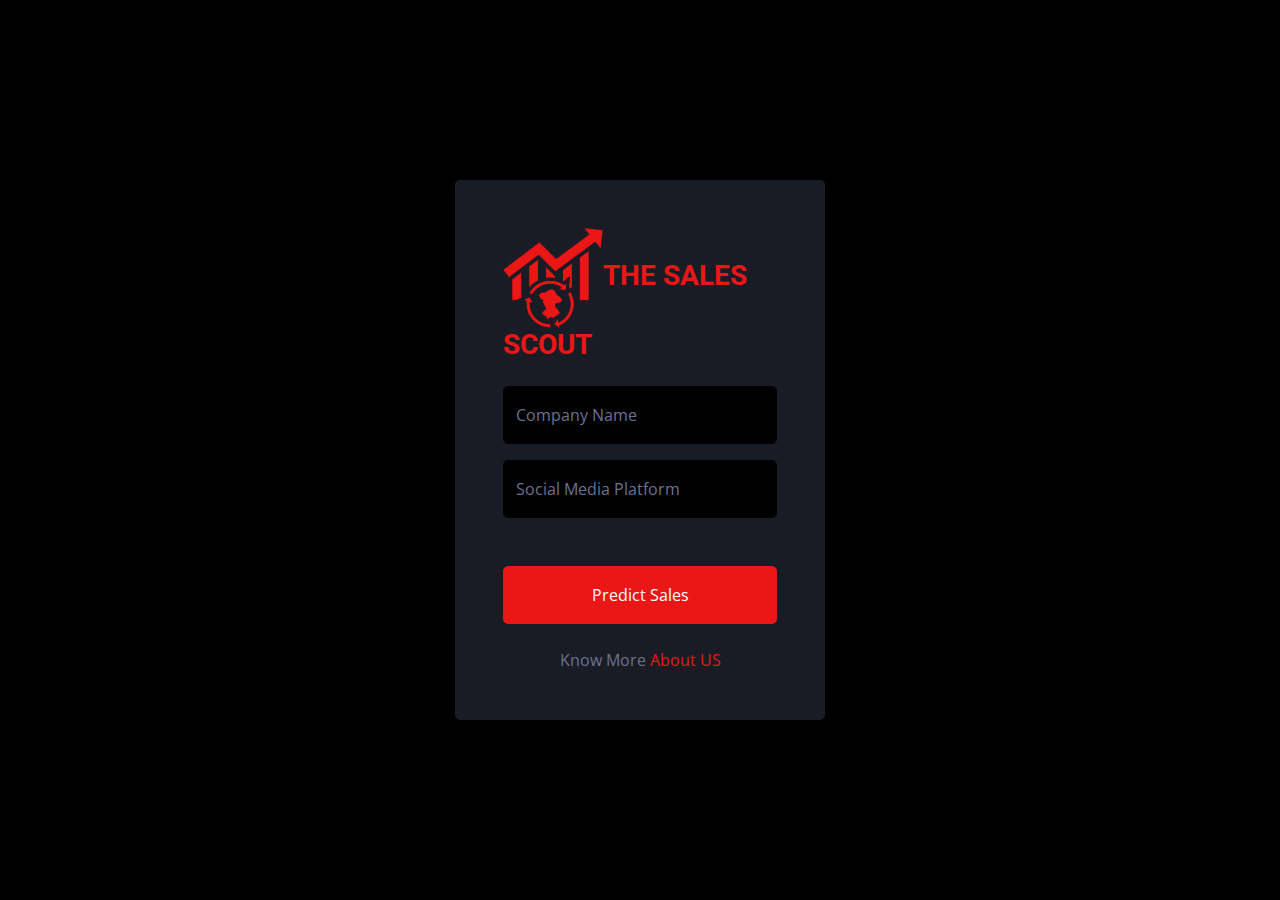
<file: index.html>
<!DOCTYPE html>
<html lang="en">

<head>
    <meta charset="utf-8">
    <title>SALE SCOUT</title>
    <meta content="width=device-width, initial-scale=1.0" name="viewport">
    <meta content="" name="keywords">
    <meta content="" name="description">

    <!-- Favicon -->
    <link href="img/favicon.ico" rel="icon">

    <!-- Google Web Fonts -->
    <link rel="preconnect" href="https://fonts.googleapis.com">
    <link rel="preconnect" href="https://fonts.gstatic.com" crossorigin>
    <link href="https://fonts.googleapis.com/css2?family=Open+Sans:wght@400;600&family=Roboto:wght@500;700&display=swap" rel="stylesheet"> 
    
    <!-- Icon Font Stylesheet -->
    <link href="https://cdnjs.cloudflare.com/ajax/libs/font-awesome/5.10.0/css/all.min.css" rel="stylesheet">
    <link href="https://cdn.jsdelivr.net/npm/bootstrap-icons@1.4.1/font/bootstrap-icons.css" rel="stylesheet">

    <!-- Libraries Stylesheet -->
    <link href="lib/owlcarousel/assets/owl.carousel.min.css" rel="stylesheet">
    <link href="lib/tempusdominus/css/tempusdominus-bootstrap-4.min.css" rel="stylesheet" />

    <!-- Customized Bootstrap Stylesheet -->
    <link href="css/bootstrap.min.css" rel="stylesheet">

    <!-- Template Stylesheet -->
    <link href="css/style.css" rel="stylesheet">
</head>

<body>
    <div class="container-fluid position-relative d-flex p-0">
        <!-- Spinner Start -->
        <div id="spinner" class="show bg-dark position-fixed translate-middle w-100 vh-100 top-50 start-50 d-flex align-items-center justify-content-center">
            <div class="spinner-border text-primary" style="width: 3rem; height: 3rem;" role="status">
                <span class="sr-only">Loading...</span>
            </div>
        </div>
        <!-- Spinner End -->


        <!-- Sign In Start -->
     
        <div class="container-fluid">
            <div class="row h-100 align-items-center justify-content-center" style="min-height: 100vh;">
                <div class="col-12 col-sm-8 col-md-6 col-lg-5 col-xl-4">
                    <div class="bg-secondary rounded p-4 p-sm-5 my-4 mx-3">
                        <div class="d-flex align-items-center justify-content-between mb-3">
                                                            <h3 class="text-primary"><img src="img/logo2.png" width="100px" height="100px">THE SALES SCOUT</h3>
                            
                        </div><form  action="dashboard.html">
                        <div class="form-floating mb-3">
                            <tr>
                            <td><input type="text" class="form-control" id="floatingInput" placeholder="Enter Company Name..." required></td>
                            <td><label for="floatingInput">Company Name</label></td></tr>
                        </div>
                        <div class="form-floating mb-4">
                            <tr>
                            <td><input type="text" class="form-control" id="floatingPassword" placeholder="Enter Platform..." required></td>
                            <td><label for="floatingPassword">Social Media Platform</label></td></tr>
                        </div>
                        <div class="d-flex align-items-center justify-content-between mb-4">
                            

                        </div>
                    
                    <tr><td>
                        <button type="submit" class="btn btn-primary py-3 w-100 mb-4">Predict Sales</button></td>
                    </tr>
                    
                        <p class="text-center mb-0">Know More <a href="aboutus.html">About US</a></p>
                    </div>
                </form>
                </div>
            </div>
        </div>
       
        <!-- Sign In End -->
    </div>

    <!-- JavaScript Libraries -->
    <script src="https://code.jquery.com/jquery-3.4.1.min.js"></script>
    <script src="https://cdn.jsdelivr.net/npm/bootstrap@5.0.0/dist/js/bootstrap.bundle.min.js"></script>
    <script src="lib/chart/chart.min.js"></script>
    <script src="lib/easing/easing.min.js"></script>
    <script src="lib/waypoints/waypoints.min.js"></script>
    <script src="lib/owlcarousel/owl.carousel.min.js"></script>
    <script src="lib/tempusdominus/js/moment.min.js"></script>
    <script src="lib/tempusdominus/js/moment-timezone.min.js"></script>
    <script src="lib/tempusdominus/js/tempusdominus-bootstrap-4.min.js"></script>

    <!-- Template Javascript -->
    <script src="js/main.js"></script>
</body>

</html>
</file>
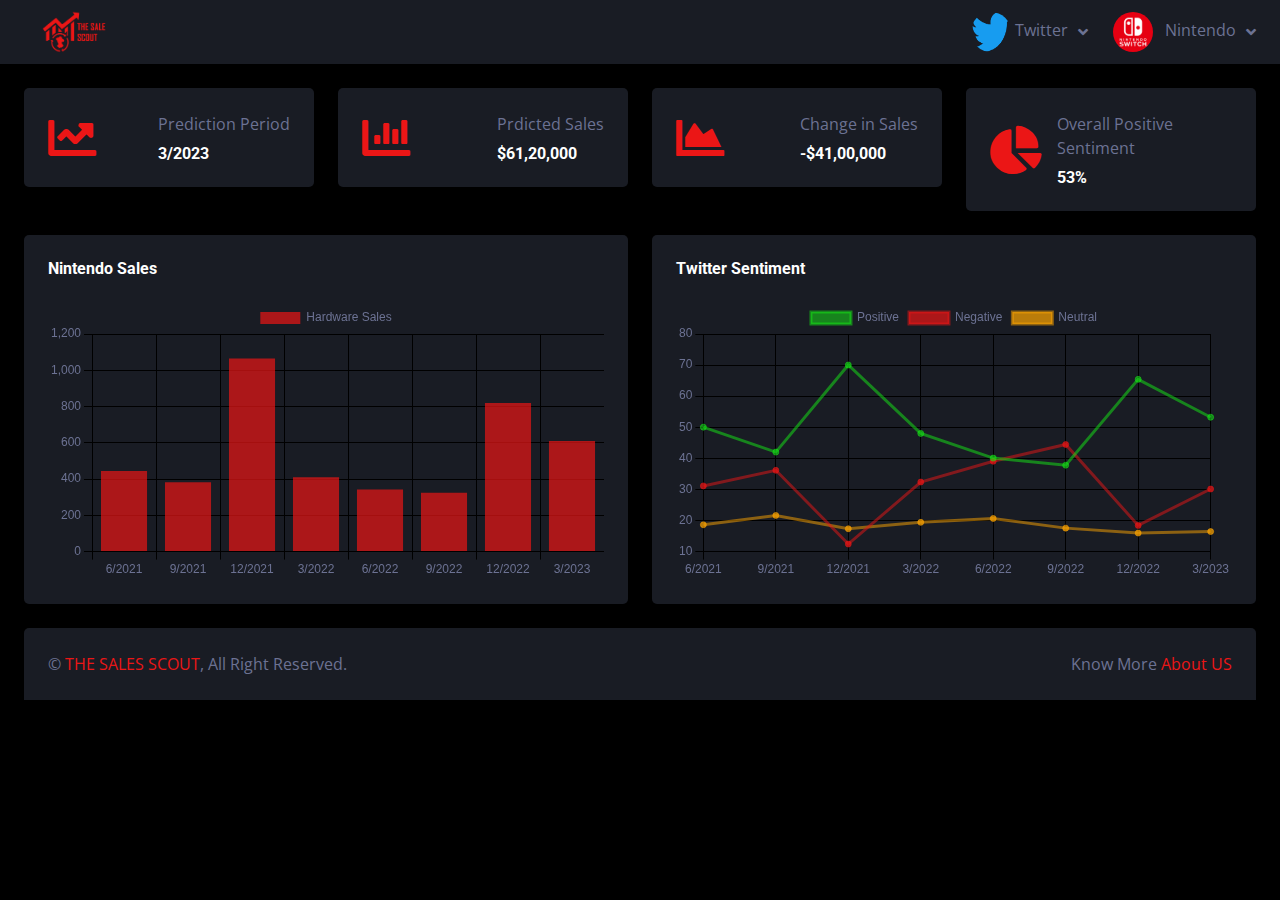
<file: darkpan-1.0.0/index.html>
<!DOCTYPE html>
<html lang="en">

<head>
    <meta charset="utf-8">
    <title>SALE SCOUT</title>
    <meta content="width=device-width, initial-scale=1.0" name="viewport">
    <meta content="" name="keywords">
    <meta content="" name="description">

    <!-- Favicon -->
    <link href="img/favicon.ico" rel="icon">

    <!-- Google Web Fonts -->
    <link rel="preconnect" href="https://fonts.googleapis.com">
    <link rel="preconnect" href="https://fonts.gstatic.com" crossorigin>
    <link href="https://fonts.googleapis.com/css2?family=Open+Sans:wght@400;600&family=Roboto:wght@500;700&display=swap" rel="stylesheet"> 
    
    <!-- Icon Font Stylesheet -->
    <link href="https://cdnjs.cloudflare.com/ajax/libs/font-awesome/5.10.0/css/all.min.css" rel="stylesheet">
    <link href="https://cdn.jsdelivr.net/npm/bootstrap-icons@1.4.1/font/bootstrap-icons.css" rel="stylesheet">

    <!-- Libraries Stylesheet -->
    <link href="lib/owlcarousel/assets/owl.carousel.min.css" rel="stylesheet">
    <link href="lib/tempusdominus/css/tempusdominus-bootstrap-4.min.css" rel="stylesheet" />

    <!-- Customized Bootstrap Stylesheet -->
    <link href="css/bootstrap.min.css" rel="stylesheet">

    <!-- Template Stylesheet -->
    <link href="css/style.css" rel="stylesheet">
</head>

<body>
    <div class="container-fluid position-relative d-flex p-0">
        <!-- Spinner Start -->
        <div id="spinner" class="show bg-dark position-fixed translate-middle w-100 vh-100 top-50 start-50 d-flex align-items-center justify-content-center">
            <div class="spinner-border text-primary" style="width: 3rem; height: 3rem;" role="status">
                <span class="sr-only">Loading...</span>
            </div>
        </div>
        <!-- Spinner End -->


        <!-- Sidebar Start
        <div class="sidebar pe-4 pb-3">
            <nav class="navbar bg-secondary navbar-dark">
                <a href="index.html" class="navbar-brand mx-4 mb-3">
                    <h3 class="text-primary"><i class="fa fa-user-edit me-2"></i>DarkPan</h3>
                </a>
                <div class="d-flex align-items-center ms-4 mb-4">
                    <div class="position-relative">
                        <img class="rounded-circle" src="img/user.jpg" alt="" style="width: 40px; height: 40px;">
                        <div class="bg-success rounded-circle border border-2 border-white position-absolute end-0 bottom-0 p-1"></div>
                    </div>
                    <div class="ms-3">
                        <h6 class="mb-0">Jhon Doe</h6>
                        <span>Admin</span>
                    </div>
                </div>
                <div class="navbar-nav w-100">
                    <a href="index.html" class="nav-item nav-link active"><i class="fa fa-tachometer-alt me-2"></i>Dashboard</a>
                    <div class="nav-item dropdown">
                        <a href="#" class="nav-link dropdown-toggle" data-bs-toggle="dropdown"><i class="fa fa-laptop me-2"></i>Elements</a>
                        <div class="dropdown-menu bg-transparent border-0">
                            <a href="button.html" class="dropdown-item">Buttons</a>
                            <a href="typography.html" class="dropdown-item">Typography</a>
                            <a href="element.html" class="dropdown-item">Other Elements</a>
                        </div>
                    </div>
                    <a href="widget.html" class="nav-item nav-link"><i class="fa fa-th me-2"></i>Widgets</a>
                    <a href="form.html" class="nav-item nav-link"><i class="fa fa-keyboard me-2"></i>Forms</a>
                    <a href="table.html" class="nav-item nav-link"><i class="fa fa-table me-2"></i>Tables</a>
                    <a href="chart.html" class="nav-item nav-link"><i class="fa fa-chart-bar me-2"></i>Charts</a>
                    <div class="nav-item dropdown">
                        <a href="#" class="nav-link dropdown-toggle" data-bs-toggle="dropdown"><i class="far fa-file-alt me-2"></i>Pages</a>
                        <div class="dropdown-menu bg-transparent border-0">
                            <a href="signin.html" class="dropdown-item">Sign In</a>
                            <a href="signup.html" class="dropdown-item">Sign Up</a>
                            <a href="404.html" class="dropdown-item">404 Error</a>
                            <a href="blank.html" class="dropdown-item">Blank Page</a>
                        </div>
                    </div>
                </div>
            </nav>
        </div>
        <!-- Sidebar End -->


        <!-- Content Start -->
        <div class="content">
            <!-- Navbar Start -->
            <nav class="navbar navbar-expand bg-secondary navbar-dark sticky-top px-4 py-0">
                <a href="index.html" class="navbar-brand d-flex d-lg-none me-4">
                    <h2 class="text-primary mb-0"><i class="fa fa-user-edit"></i></h2>
                </a>
                
                <!--<form class="d-none d-md-flex ms-4">
                    <input class="form-control bg-dark border-0" type="search" placeholder="Search">
                </form>-->
<a href="signin.html">
                    <img src="img/logo.png" width="100px" height="60px" style="align-items:left;"></a>
                <div class="navbar-nav align-items-center ms-auto">
                    <div class="nav-item dropdown">
                        <a href="#" class="nav-link dropdown-toggle" data-bs-toggle="dropdown">
                            <img class="rounded-circle" src="img/twilogo.png" alt="" style="width: 40px; height: 40px;">
                            <span class="d-none d-lg-inline-flex">Twitter</span>
                        </a>
                        <div class="dropdown-menu dropdown-menu-end bg-secondary border-0 rounded-0 rounded-bottom m-0">
                            <a href="#" class="dropdown-item">
                                <div class="d-flex align-items-center">
                                <img class="rounded-circle" src="img/twilogo.png" alt="" style="width: 40px; height: 40px;">
                                    <div class="ms-2">
                                        <h6 class="fw-normal mb-0">Twitter</h6>
                                        <small>Select Twitter For Sentiments</small>
                                    </div>
                                </div>
                            </a>
                            <hr class="dropdown-divider">
                            <a href="#" class="dropdown-item">
                                <div class="d-flex align-items-center">
                                    <img class="rounded-circle" src="img/iglogo.png" alt="" style="width: 40px; height: 40px;">
                                    <div class="ms-2">
                                        <h6 class="fw-normal mb-0">Instagram</h6>
                                        <small>This Feature is Currently Unavialable</small>
                                    </div>
                                </div>
                            </a>
                        </div>
                    </div>
                    
                    <div class="nav-item dropdown">
                        <a href="#" class="nav-link dropdown-toggle" data-bs-toggle="dropdown">
                            <img class="rounded-circle me-lg-2" src="img/ninlogo.png" alt="" style="width: 40px; height: 40px;">
                            <span class="d-none d-lg-inline-flex">Nintendo</span>
                        </a>
                        <div class="dropdown-menu dropdown-menu-end bg-secondary border-0 rounded-0 rounded-bottom m-0">
                            <a href="404.html" class="dropdown-item">Change Compamy</a>
                        </div>
                    </div>
                </div>
            </nav>
            <!-- Navbar End -->


            <!-- Sale & Revenue Start -->
            <div class="container-fluid pt-4 px-4">
                <div class="row g-4">
                    <div class="col-sm-6 col-xl-3">
                        <div class="bg-secondary rounded d-flex align-items-center justify-content-between p-4">
                            <i class="fa fa-chart-line fa-3x text-primary"></i>
                            <div class="ms-3">
                                <p class="mb-2">Prediction Period</p>
                                <h6 class="mb-0">3/2023</h6>
                            </div>
                        </div>
                    </div>
                    <div class="col-sm-6 col-xl-3">
                        <div class="bg-secondary rounded d-flex align-items-center justify-content-between p-4">
                            <i class="fa fa-chart-bar fa-3x text-primary"></i>
                            <div class="ms-3">
                                <p class="mb-2">Prdicted Sales</p>
                                <h6 class="mb-0">$61,20,000</h6>
                            </div>
                        </div>
                    </div>
                    <div class="col-sm-6 col-xl-3">
                        <div class="bg-secondary rounded d-flex align-items-center justify-content-between p-4">
                            <i class="fa fa-chart-area fa-3x text-primary"></i>
                            <div class="ms-3">
                                <p class="mb-2">Change in Sales</p> 
                                <h6 class="mb-0">-$41,00,000</h6>
                            </div>
                        </div>
                    </div>
                    <div class="col-sm-6 col-xl-3">
                        <div class="bg-secondary rounded d-flex align-items-center justify-content-between p-4">
                            <i class="fa fa-chart-pie fa-3x text-primary"></i>
                            <div class="ms-3">
                                <p class="mb-2">Overall Positive Sentiment</p> 
                                <h6 class="mb-0">53%</h6>
                            </div>
                        </div>
                    </div>
                </div>
            </div>
            <!-- Sale & Revenue End -->


            <!-- Sales Chart Start -->
            <div class="container-fluid pt-4 px-4">
                <div class="row g-4">
                    <div class="col-sm-12 col-xl-6">
                        <div class="bg-secondary text-center rounded p-4">
                            <div class="d-flex align-items-center justify-content-between mb-4">
                                <h6 class="mb-0">Nintendo Sales</h6>
                            </div>
                            <canvas id="worldwide-sales"></canvas>
                        </div>
                    </div>
                    <div class="col-sm-12 col-xl-6">
                        <div class="bg-secondary text-center rounded p-4">
                            <div class="d-flex align-items-center justify-content-between mb-4">
                                <h6 class="mb-0">Twitter Sentiment</h6>
                            </div>
                            <canvas id="salse-revenue"></canvas>
                        </div>
                    </div>
                </div>
            </div>
            <!-- Sales Chart End -->


            <!-- Recent Sales Start 
            <div class="container-fluid pt-4 px-4">
                <div class="bg-secondary text-center rounded p-4">
                    <div class="d-flex align-items-center justify-content-between mb-4">
                        <h6 class="mb-0">Recent Salse</h6>
                        <a href="">Show All</a>
                    </div>
                    <div class="table-responsive">
                        <table class="table text-start align-middle table-bordered table-hover mb-0">
                            <thead>
                                <tr class="text-white">
                                    <th scope="col"><input class="form-check-input" type="checkbox"></th>
                                    <th scope="col">Date</th>
                                    <th scope="col">Invoice</th>
                                    <th scope="col">Customer</th>
                                    <th scope="col">Amount</th>
                                    <th scope="col">Status</th>
                                    <th scope="col">Action</th>
                                </tr>
                            </thead>
                            <tbody>
                                <tr>
                                    <td><input class="form-check-input" type="checkbox"></td>
                                    <td>01 Jan 2045</td>
                                    <td>INV-0123</td>
                                    <td>Jhon Doe</td>
                                    <td>$123</td>
                                    <td>Paid</td>
                                    <td><a class="btn btn-sm btn-primary" href="">Detail</a></td>
                                </tr>
                                <tr>
                                    <td><input class="form-check-input" type="checkbox"></td>
                                    <td>01 Jan 2045</td>
                                    <td>INV-0123</td>
                                    <td>Jhon Doe</td>
                                    <td>$123</td>
                                    <td>Paid</td>
                                    <td><a class="btn btn-sm btn-primary" href="">Detail</a></td>
                                </tr>
                                <tr>
                                    <td><input class="form-check-input" type="checkbox"></td>
                                    <td>01 Jan 2045</td>
                                    <td>INV-0123</td>
                                    <td>Jhon Doe</td>
                                    <td>$123</td>
                                    <td>Paid</td>
                                    <td><a class="btn btn-sm btn-primary" href="">Detail</a></td>
                                </tr>
                                <tr>
                                    <td><input class="form-check-input" type="checkbox"></td>
                                    <td>01 Jan 2045</td>
                                    <td>INV-0123</td>
                                    <td>Jhon Doe</td>
                                    <td>$123</td>
                                    <td>Paid</td>
                                    <td><a class="btn btn-sm btn-primary" href="">Detail</a></td>
                                </tr>
                                <tr>
                                    <td><input class="form-check-input" type="checkbox"></td>
                                    <td>01 Jan 2045</td>
                                    <td>INV-0123</td>
                                    <td>Jhon Doe</td>
                                    <td>$123</td>
                                    <td>Paid</td>
                                    <td><a class="btn btn-sm btn-primary" href="">Detail</a></td>
                                </tr>
                            </tbody>
                        </table>
                    </div>
                </div>
            </div>
            <!-- Recent Sales End -->


            <!-- Widgets Start 
            <div class="container-fluid pt-4 px-4">
                <div class="row g-4">
                    <div class="col-sm-12 col-md-6 col-xl-4">
                        <div class="h-100 bg-secondary rounded p-4">
                            <div class="d-flex align-items-center justify-content-between mb-2">
                                <h6 class="mb-0">Messages</h6>
                                <a href="">Show All</a>
                            </div>
                            <div class="d-flex align-items-center border-bottom py-3">
                                <img class="rounded-circle flex-shrink-0" src="img/user.jpg" alt="" style="width: 40px; height: 40px;">
                                <div class="w-100 ms-3">
                                    <div class="d-flex w-100 justify-content-between">
                                        <h6 class="mb-0">Jhon Doe</h6>
                                        <small>15 minutes ago</small>
                                    </div>
                                    <span>Short message goes here...</span>
                                </div>
                            </div>
                            <div class="d-flex align-items-center border-bottom py-3">
                                <img class="rounded-circle flex-shrink-0" src="img/user.jpg" alt="" style="width: 40px; height: 40px;">
                                <div class="w-100 ms-3">
                                    <div class="d-flex w-100 justify-content-between">
                                        <h6 class="mb-0">Jhon Doe</h6>
                                        <small>15 minutes ago</small>
                                    </div>
                                    <span>Short message goes here...</span>
                                </div>
                            </div>
                            <div class="d-flex align-items-center border-bottom py-3">
                                <img class="rounded-circle flex-shrink-0" src="img/user.jpg" alt="" style="width: 40px; height: 40px;">
                                <div class="w-100 ms-3">
                                    <div class="d-flex w-100 justify-content-between">
                                        <h6 class="mb-0">Jhon Doe</h6>
                                        <small>15 minutes ago</small>
                                    </div>
                                    <span>Short message goes here...</span>
                                </div>
                            </div>
                            <div class="d-flex align-items-center pt-3">
                                <img class="rounded-circle flex-shrink-0" src="img/user.jpg" alt="" style="width: 40px; height: 40px;">
                                <div class="w-100 ms-3">
                                    <div class="d-flex w-100 justify-content-between">
                                        <h6 class="mb-0">Jhon Doe</h6>
                                        <small>15 minutes ago</small>
                                    </div>
                                    <span>Short message goes here...</span>
                                </div>
                            </div>
                        </div>
                    </div>
                    <div class="col-sm-12 col-md-6 col-xl-4">
                        <div class="h-100 bg-secondary rounded p-4">
                            <div class="d-flex align-items-center justify-content-between mb-4">
                                <h6 class="mb-0">Calender</h6>
                                <a href="">Show All</a>
                            </div>
                            <div id="calender"></div>
                        </div>
                    </div>
                    <div class="col-sm-12 col-md-6 col-xl-4">
                        <div class="h-100 bg-secondary rounded p-4">
                            <div class="d-flex align-items-center justify-content-between mb-4">
                                <h6 class="mb-0">To Do List</h6>
                                <a href="">Show All</a>
                            </div>
                            <div class="d-flex mb-2">
                                <input class="form-control bg-dark border-0" type="text" placeholder="Enter task">
                                <button type="button" class="btn btn-primary ms-2">Add</button>
                            </div>
                            <div class="d-flex align-items-center border-bottom py-2">
                                <input class="form-check-input m-0" type="checkbox">
                                <div class="w-100 ms-3">
                                    <div class="d-flex w-100 align-items-center justify-content-between">
                                        <span>Short task goes here...</span>
                                        <button class="btn btn-sm"><i class="fa fa-times"></i></button>
                                    </div>
                                </div>
                            </div>
                            <div class="d-flex align-items-center border-bottom py-2">
                                <input class="form-check-input m-0" type="checkbox">
                                <div class="w-100 ms-3">
                                    <div class="d-flex w-100 align-items-center justify-content-between">
                                        <span>Short task goes here...</span>
                                        <button class="btn btn-sm"><i class="fa fa-times"></i></button>
                                    </div>
                                </div>
                            </div>
                            <div class="d-flex align-items-center border-bottom py-2">
                                <input class="form-check-input m-0" type="checkbox" checked>
                                <div class="w-100 ms-3">
                                    <div class="d-flex w-100 align-items-center justify-content-between">
                                        <span><del>Short task goes here...</del></span>
                                        <button class="btn btn-sm text-primary"><i class="fa fa-times"></i></button>
                                    </div>
                                </div>
                            </div>
                            <div class="d-flex align-items-center border-bottom py-2">
                                <input class="form-check-input m-0" type="checkbox">
                                <div class="w-100 ms-3">
                                    <div class="d-flex w-100 align-items-center justify-content-between">
                                        <span>Short task goes here...</span>
                                        <button class="btn btn-sm"><i class="fa fa-times"></i></button>
                                    </div>
                                </div>
                            </div>
                            <div class="d-flex align-items-center pt-2">
                                <input class="form-check-input m-0" type="checkbox">
                                <div class="w-100 ms-3">
                                    <div class="d-flex w-100 align-items-center justify-content-between">
                                        <span>Short task goes here...</span>
                                        <button class="btn btn-sm"><i class="fa fa-times"></i></button>
                                    </div>
                                </div>
                            </div>
                        </div>
                    </div>
                </div>
            </div>
            <!-- Widgets End -->


            <!-- Footer Start -->
            <div class="container-fluid pt-4 px-4">
                <div class="bg-secondary rounded-top p-4">
                    <div class="row">
                        <div class="col-12 col-sm-6 text-center text-sm-start">
                            &copy; <a href="#">THE SALES SCOUT</a>, All Right Reserved. 
                        </div>
                        <div class="col-12 col-sm-6 text-center text-sm-end">
                            Know More <a href="widget.html">About US</a>
                            
                        </div>
                    </div>
                </div>
            </div>
            <!-- Footer End -->
        </div>
        <!-- Content End -->


        
    </div>

    <!-- JavaScript Libraries -->
    <script src="https://code.jquery.com/jquery-3.4.1.min.js"></script>
    <script src="https://cdn.jsdelivr.net/npm/bootstrap@5.0.0/dist/js/bootstrap.bundle.min.js"></script>
    <script src="lib/chart/chart.min.js"></script>
    <script src="lib/easing/easing.min.js"></script>
    <script src="lib/waypoints/waypoints.min.js"></script>
    <script src="lib/owlcarousel/owl.carousel.min.js"></script>
    <script src="lib/tempusdominus/js/moment.min.js"></script>
    <script src="lib/tempusdominus/js/moment-timezone.min.js"></script>
    <script src="lib/tempusdominus/js/tempusdominus-bootstrap-4.min.js"></script>

    <!-- Template Javascript -->
    <script src="js/main.js"></script>
</body>

</html>
</file>
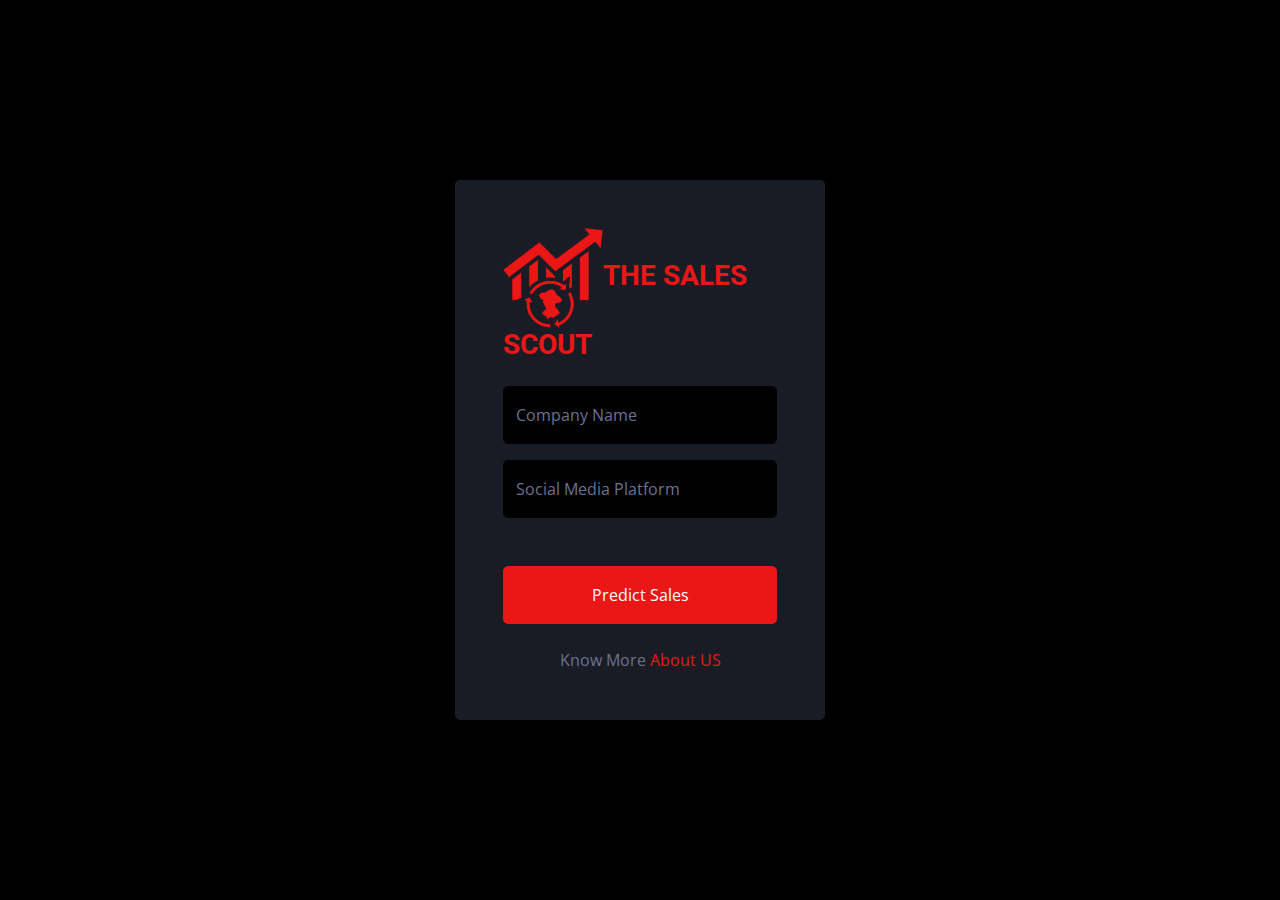
<file: SALESCOUT=WEBAPP/index.html>
<!DOCTYPE html>
<html lang="en">

<head>
    <meta charset="utf-8">
    <title>SALE SCOUT</title>
    <meta content="width=device-width, initial-scale=1.0" name="viewport">
    <meta content="" name="keywords">
    <meta content="" name="description">

    <!-- Favicon -->
    <link href="img/favicon.ico" rel="icon">

    <!-- Google Web Fonts -->
    <link rel="preconnect" href="https://fonts.googleapis.com">
    <link rel="preconnect" href="https://fonts.gstatic.com" crossorigin>
    <link href="https://fonts.googleapis.com/css2?family=Open+Sans:wght@400;600&family=Roboto:wght@500;700&display=swap" rel="stylesheet"> 
    
    <!-- Icon Font Stylesheet -->
    <link href="https://cdnjs.cloudflare.com/ajax/libs/font-awesome/5.10.0/css/all.min.css" rel="stylesheet">
    <link href="https://cdn.jsdelivr.net/npm/bootstrap-icons@1.4.1/font/bootstrap-icons.css" rel="stylesheet">

    <!-- Libraries Stylesheet -->
    <link href="lib/owlcarousel/assets/owl.carousel.min.css" rel="stylesheet">
    <link href="lib/tempusdominus/css/tempusdominus-bootstrap-4.min.css" rel="stylesheet" />

    <!-- Customized Bootstrap Stylesheet -->
    <link href="css/bootstrap.min.css" rel="stylesheet">

    <!-- Template Stylesheet -->
    <link href="css/style.css" rel="stylesheet">
</head>

<body>
    <div class="container-fluid position-relative d-flex p-0">
        <!-- Spinner Start -->
        <div id="spinner" class="show bg-dark position-fixed translate-middle w-100 vh-100 top-50 start-50 d-flex align-items-center justify-content-center">
            <div class="spinner-border text-primary" style="width: 3rem; height: 3rem;" role="status">
                <span class="sr-only">Loading...</span>
            </div>
        </div>
        <!-- Spinner End -->


        <!-- Sign In Start -->
     
        <div class="container-fluid">
            <div class="row h-100 align-items-center justify-content-center" style="min-height: 100vh;">
                <div class="col-12 col-sm-8 col-md-6 col-lg-5 col-xl-4">
                    <div class="bg-secondary rounded p-4 p-sm-5 my-4 mx-3">
                        <div class="d-flex align-items-center justify-content-between mb-3">
                                                            <h3 class="text-primary"><img src="img/logo2.png" width="100px" height="100px">THE SALES SCOUT</h3>
                            
                        </div><form method="post" action="dashboard.html">
                        <div class="form-floating mb-3">
                            <tr>
                            <td><input type="text" class="form-control" id="floatingInput" placeholder="Enter Company Name..." required></td>
                            <td><label for="floatingInput">Company Name</label></td></tr>
                        </div>
                        <div class="form-floating mb-4">
                            <tr>
                            <td><input type="text" class="form-control" id="floatingPassword" placeholder="Enter Platform..." required></td>
                            <td><label for="floatingPassword">Social Media Platform</label></td></tr>
                        </div>
                        <div class="d-flex align-items-center justify-content-between mb-4">
                            

                        </div>
                    
                    <tr><td>
                        <button type="submit" class="btn btn-primary py-3 w-100 mb-4">Predict Sales</button></td>
                    </tr>
                    
                        <p class="text-center mb-0">Know More <a href="aboutus.html">About US</a></p>
                    </div>
                </form>
                </div>
            </div>
        </div>
       
        <!-- Sign In End -->
    </div>

    <!-- JavaScript Libraries -->
    <script src="https://code.jquery.com/jquery-3.4.1.min.js"></script>
    <script src="https://cdn.jsdelivr.net/npm/bootstrap@5.0.0/dist/js/bootstrap.bundle.min.js"></script>
    <script src="lib/chart/chart.min.js"></script>
    <script src="lib/easing/easing.min.js"></script>
    <script src="lib/waypoints/waypoints.min.js"></script>
    <script src="lib/owlcarousel/owl.carousel.min.js"></script>
    <script src="lib/tempusdominus/js/moment.min.js"></script>
    <script src="lib/tempusdominus/js/moment-timezone.min.js"></script>
    <script src="lib/tempusdominus/js/tempusdominus-bootstrap-4.min.js"></script>

    <!-- Template Javascript -->
    <script src="js/main.js"></script>
</body>

</html>
</file>
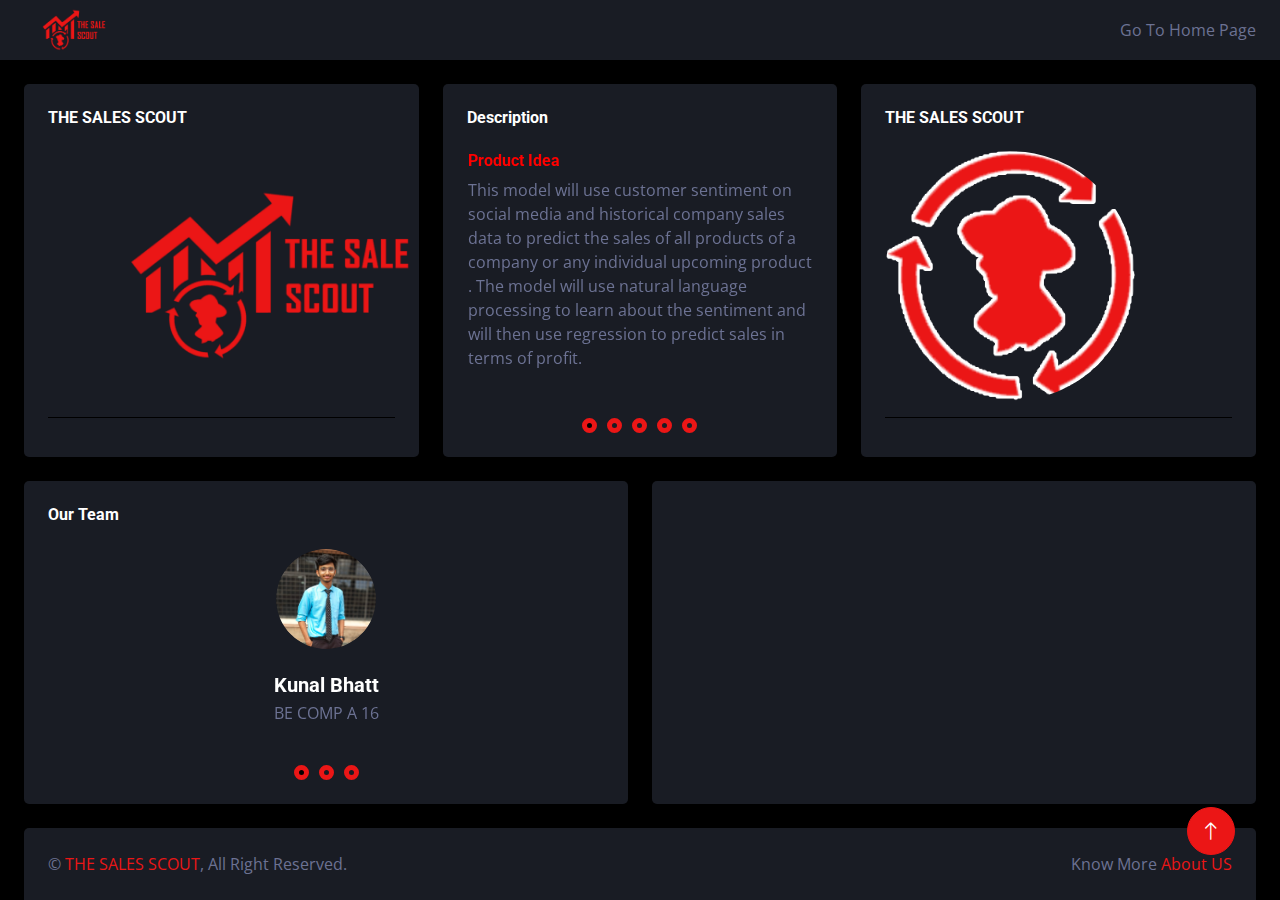
<file: aboutus.html>
<!DOCTYPE html>
<html lang="en">

<head>
    <meta charset="utf-8">
    <title>SALE SCOUT</title>
    <meta content="width=device-width, initial-scale=1.0" name="viewport">
    <meta content="" name="keywords">
    <meta content="" name="description">

    <!-- Favicon -->
    <link href="img/favicon.ico" rel="icon">

    <!-- Google Web Fonts -->
    <link rel="preconnect" href="https://fonts.googleapis.com">
    <link rel="preconnect" href="https://fonts.gstatic.com" crossorigin>
    <link href="https://fonts.googleapis.com/css2?family=Open+Sans:wght@400;600&family=Roboto:wght@500;700&display=swap" rel="stylesheet"> 
    
    <!-- Icon Font Stylesheet -->
    <link href="https://cdnjs.cloudflare.com/ajax/libs/font-awesome/5.10.0/css/all.min.css" rel="stylesheet">
    <link href="https://cdn.jsdelivr.net/npm/bootstrap-icons@1.4.1/font/bootstrap-icons.css" rel="stylesheet">

    <!-- Libraries Stylesheet -->
    <link href="lib/owlcarousel/assets/owl.carousel.min.css" rel="stylesheet">
    <link href="lib/tempusdominus/css/tempusdominus-bootstrap-4.min.css" rel="stylesheet" />

    <!-- Customized Bootstrap Stylesheet -->
    <link href="css/bootstrap.min.css" rel="stylesheet">

    <!-- Template Stylesheet -->
    <link href="css/style.css" rel="stylesheet">
</head>

<body>
    <div class="container-fluid position-relative d-flex p-0">
        <!-- Spinner Start -->
        <div id="spinner" class="show bg-dark position-fixed translate-middle w-100 vh-100 top-50 start-50 d-flex align-items-center justify-content-center">
            <div class="spinner-border text-primary" style="width: 3rem; height: 3rem;" role="status">
                <span class="sr-only">Loading...</span>
            </div>
        </div>
        <!-- Spinner End -->


        <!-- Sidebar Start
        <div class="sidebar pe-4 pb-3">
            <nav class="navbar bg-secondary navbar-dark">
                <a href="index.html" class="navbar-brand mx-4 mb-3">
                    <h3 class="text-primary"><i class="fa fa-user-edit me-2"></i>DarkPan</h3>
                </a>
                <div class="d-flex align-items-center ms-4 mb-4">
                    <div class="position-relative">
                        <img class="rounded-circle" src="img/user.jpg" alt="" style="width: 40px; height: 40px;">
                        <div class="bg-success rounded-circle border border-2 border-white position-absolute end-0 bottom-0 p-1"></div>
                    </div>
                    <div class="ms-3">
                        <h6 class="mb-0">Jhon Doe</h6>
                        <span>Admin</span>
                    </div>
                </div>
                <div class="navbar-nav w-100">
                    <a href="index.html" class="nav-item nav-link"><i class="fa fa-tachometer-alt me-2"></i>Dashboard</a>
                    <div class="nav-item dropdown">
                        <a href="#" class="nav-link dropdown-toggle" data-bs-toggle="dropdown"><i class="fa fa-laptop me-2"></i>Elements</a>
                        <div class="dropdown-menu bg-transparent border-0">
                            <a href="button.html" class="dropdown-item">Buttons</a>
                            <a href="typography.html" class="dropdown-item">Typography</a>
                            <a href="element.html" class="dropdown-item">Other Elements</a>
                        </div>
                    </div>
                    <a href="widget.html" class="nav-item nav-link active"><i class="fa fa-th me-2"></i>Widgets</a>
                    <a href="form.html" class="nav-item nav-link"><i class="fa fa-keyboard me-2"></i>Forms</a>
                    <a href="table.html" class="nav-item nav-link"><i class="fa fa-table me-2"></i>Tables</a>
                    <a href="chart.html" class="nav-item nav-link"><i class="fa fa-chart-bar me-2"></i>Charts</a>
                    <div class="nav-item dropdown">
                        <a href="#" class="nav-link dropdown-toggle" data-bs-toggle="dropdown"><i class="far fa-file-alt me-2"></i>Pages</a>
                        <div class="dropdown-menu bg-transparent border-0">
                            <a href="signin.html" class="dropdown-item">Sign In</a>
                            <a href="signup.html" class="dropdown-item">Sign Up</a>
                            <a href="404.html" class="dropdown-item">404 Error</a>
                            <a href="blank.html" class="dropdown-item">Blank Page</a>
                        </div>
                    </div>
                </div>
            </nav>
        </div>
        <!-- Sidebar End -->


        <!-- Content Start -->
        <div class="content">
               <!-- Navbar Start -->
            <nav class="navbar navbar-expand bg-secondary navbar-dark sticky-top px-4 py-0">
                
                
                <!--<form class="d-none d-md-flex ms-4">
                    <input class="form-control bg-dark border-0" type="search" placeholder="Search">
                </form>-->
<a href="index.html">
                    <img src="img/logo.png" width="100px" height="60px" style="align-items:left;"></a>
                <div class="navbar-nav align-items-center ms-auto">
                    
                    
                    <div class="nav-item dropdown">
                        <a href="index.html" class="nav-link " >
                            
                            <span class="d-none d-lg-inline-flex">Go To Home Page</span>
                        </a>
                       
                    </div>
                </div>
            </nav>
            <!-- Navbar End -->



            <!-- Widget Start -->
            <div class="container-fluid pt-4 px-4">
                <div class="row g-4">
                    <div class="col-sm-12 col-md-6 col-xl-4">

                        <div class="h-100 bg-secondary rounded p-4">
                            <div class="d-flex align-items-center justify-content-between mb-2">
                                <h6 class="mb-0">THE SALES SCOUT</h6>
                              
                            </div>
                            <div class="d-flex align-items-center border-bottom py-3">
                                <img class="rounded-circle flex-shrink-0" src="img/logo.png" alt="" style= "align-items:center width: 350px; height: 250px;">
                                
                            </div>
                            
                           
                        </div>
                    </div>
                    <div class="col-sm-12 col-md-6 col-xl-4">
                        <div class="h-100 bg-secondary rounded p-4">
                            <div class="d-flex align-items-center justify-content-between mb-4">
                                <h6 class="mb-0">Description</h6>
                            </div>

                            <div class="owl-carousel testimonial-carousel">
                            <div id=""><h6 style="color:red;">Product Idea</h6>This model will use customer sentiment on social media and historical company sales data to predict the sales of all products of a  company or any individual upcoming product . The model will use natural language processing to learn about the sentiment and will then use regression to predict sales in terms of profit.</div>
                             <div id=""><h6 style="color:red;">Customer segments & customer relationships</h6>This model will be used to provide business intelligence to any business that wishes to forecast their revenue based on the sentiments of their customers across all social media platforms. The customer could be segregated into various classes and this segmentation will be specific to every product or company.</div>
                              <div id=""><h6 style="color:red;">Channel revenue stream</h6>TThis project can be used to provide businesses with  information about the sentiment of their customers and also use that sentiment to predict their profits for the upcoming year or quarter. The businesses will be charged for the insights that will be provided to them. This tool could be used regularly by companies to evaluate the effectiveness of their marketing strategy.</div>
                               <div id=""><h6 style="color:red;">Key activities & partners </h6>The key activities would be to obtain dataset of the sales of a company since the beginning of social media. Another key activity would be to use web scraping for the sentiment analysis of the customers of these companies.
Some customers willing to provide their sales data could be key partners.</div>
<div id=""><h6 style="color:red;">Future Scope</h6>Model could be used as an analysis tool:
The proposed model is a prediction model but it could be also used to just provide analysis to a company based on customer sentiment without the prediction of the sales of a company.</div>
                        </div>
                        </div>
                    </div>
                    <div class="col-sm-12 col-md-6 col-xl-4">
                        <div class="h-100 bg-secondary rounded p-4">
                            <div class="d-flex align-items-center justify-content-between mb-2">
                                <h6 class="mb-0">THE SALES SCOUT</h6>
                              
                            </div>
                            <div class="d-flex align-items-center border-bottom py-3">
                                <center><img class="rounded-circle flex-shrink-0" src="img/load.png" alt="" style= "align:center; width: 250px; height: 250px;"></center>                             
                            </div>                          
                            
                            
                        </div>
                    </div>
                    <div class="col-sm-12 col-xl-6">
                        <div class="bg-secondary rounded h-100 p-4">
                            <h6 class="mb-4">Our Team</h6>
                            <div class="owl-carousel testimonial-carousel">
                                <div class="testimonial-item text-center">
                                    <img class="img-fluid rounded-circle mx-auto mb-4" src="img/team1.png" style="width: 100px; height: 100px;">
                                    <h5 class="mb-1">Kunal Bhatt</h5>
                                    <p>BE COMP A 16</p>
                                    <p class="mb-0"></p>
                                </div>
                                <div class="testimonial-item text-center">
                                    <img class="img-fluid rounded-circle mx-auto mb-4" src="img/team2.png" style="width: 100px; height: 100px;">
                                    <h5 class="mb-1">Prathamesh Bagal</h5>
                                    <p>BE COMP A 11</p>
                                    <p class="mb-0"></p>
                                </div>
                                <div class="testimonial-item text-center">
                                    <img class="img-fluid rounded-circle mx-auto mb-4" src="img/team5.png" style="width: 100px; height: 100px;">
                                    <h5 class="mb-1">Shantanu Jadon</h5>
                                    <p>BE COMP A 62</p>
                                    <p class="mb-0"></p>
                                </div>
                            </div>
                        </div>
                    </div>
                    <div class="col-sm-12 col-xl-6">
                        <div class="bg-secondary rounded h-100 p-4">
                            <iframe class="position-relative rounded w-100 h-100"
                            src="https://www.google.com/maps/embed?pb=!1m18!1m12!1m3!1d3659.8156197571598!2d72.87203067507971!3d19.20630028202532!2m3!1f0!2f0!3f0!3m2!1i1024!2i768!4f13.1!3m3!1m2!1s0x3be7b0e57647569d%3A0xc0aec329c82d3555!2sThakur%20College%20of%20Engineering%20and%20Technology!5e1!3m2!1sen!2sbd!4v1683790253585!5m2!1sen!2sbd"
                            frameborder="0" allowfullscreen="" aria-hidden="false"
                            tabindex="0" style="filter: grayscale(100%) ; border: 5px mediumorchid;"></iframe>
                        </div>
                    </div>
                </div>
            </div>
            <!-- Widget End -->


             <!-- Footer Start -->
       <!-- Footer Start -->
            <div class="container-fluid pt-4 px-4">
                <div class="bg-secondary rounded-top p-4">
                    <div class="row">
                        <div class="col-12 col-sm-6 text-center text-sm-start">
                            &copy; <a href="#">THE SALES SCOUT</a>, All Right Reserved. 
                        </div>
                        <div class="col-12 col-sm-6 text-center text-sm-end">
                            Know More <a href="aboutus.html">About US</a>
                            
                        </div>
                    </div>
                </div>
            </div>
            <!-- Footer End -->
        </div>
        <!-- Content End -->


        <!-- Back to Top -->
        <a href="#" class="btn btn-lg btn-primary btn-lg-square back-to-top"><i class="bi bi-arrow-up"></i></a>
    </div>

    <!-- JavaScript Libraries -->
    <script src="https://code.jquery.com/jquery-3.4.1.min.js"></script>
    <script src="https://cdn.jsdelivr.net/npm/bootstrap@5.0.0/dist/js/bootstrap.bundle.min.js"></script>
    <script src="lib/chart/chart.min.js"></script>
    <script src="lib/easing/easing.min.js"></script>
    <script src="lib/waypoints/waypoints.min.js"></script>
    <script src="lib/owlcarousel/owl.carousel.min.js"></script>
    <script src="lib/tempusdominus/js/moment.min.js"></script>
    <script src="lib/tempusdominus/js/moment-timezone.min.js"></script>
    <script src="lib/tempusdominus/js/tempusdominus-bootstrap-4.min.js"></script>

    <!-- Template Javascript -->
    <script src="js/main.js"></script>
</body>

</html>
</file>
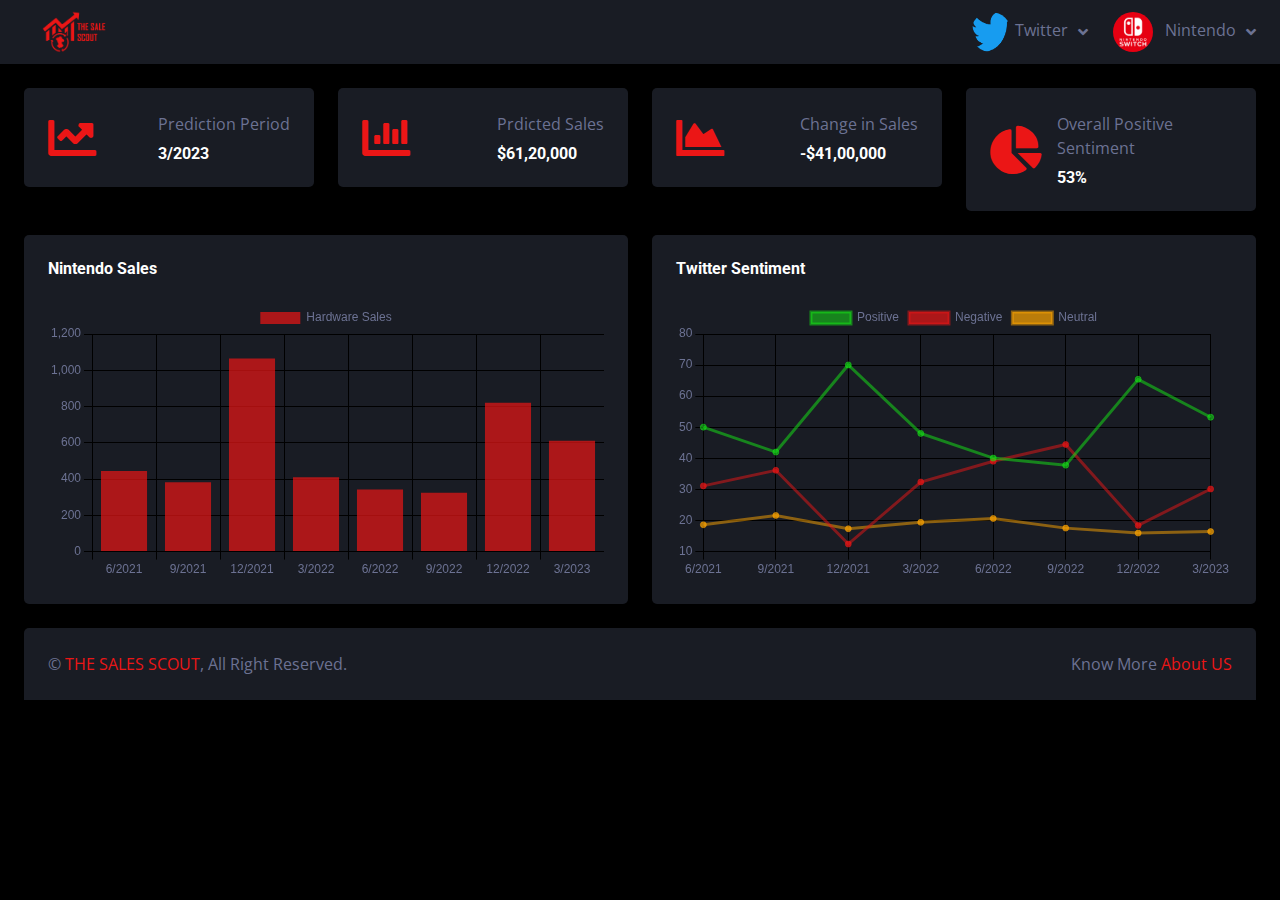
<file: dashboard.html>
<!DOCTYPE html>
<html lang="en">

<head>
    <meta charset="utf-8">
    <title>SALE SCOUT</title>
    <meta content="width=device-width, initial-scale=1.0" name="viewport">
    <meta content="" name="keywords">
    <meta content="" name="description">

    <!-- Favicon -->
    <link href="img/favicon.ico" rel="icon">

    <!-- Google Web Fonts -->
    <link rel="preconnect" href="https://fonts.googleapis.com">
    <link rel="preconnect" href="https://fonts.gstatic.com" crossorigin>
    <link href="https://fonts.googleapis.com/css2?family=Open+Sans:wght@400;600&family=Roboto:wght@500;700&display=swap" rel="stylesheet"> 
    
    <!-- Icon Font Stylesheet -->
    <link href="https://cdnjs.cloudflare.com/ajax/libs/font-awesome/5.10.0/css/all.min.css" rel="stylesheet">
    <link href="https://cdn.jsdelivr.net/npm/bootstrap-icons@1.4.1/font/bootstrap-icons.css" rel="stylesheet">

    <!-- Libraries Stylesheet -->
    <link href="lib/owlcarousel/assets/owl.carousel.min.css" rel="stylesheet">
    <link href="lib/tempusdominus/css/tempusdominus-bootstrap-4.min.css" rel="stylesheet" />

    <!-- Customized Bootstrap Stylesheet -->
    <link href="css/bootstrap.min.css" rel="stylesheet">

    <!-- Template Stylesheet -->
    <link href="css/style.css" rel="stylesheet">
</head>

<body>
    <div class="container-fluid position-relative d-flex p-0">
        <!-- Spinner Start -->
        <div id="spinner" class="show bg-dark position-fixed translate-middle w-100 vh-100 top-50 start-50 d-flex align-items-center justify-content-center">
            <div class="spinner-border text-primary" style="width: 3rem; height: 3rem;" role="status">
                <span class="sr-only">Loading...</span>
            </div>
        </div>
        <!-- Spinner End -->


        <!-- Sidebar Start
        <div class="sidebar pe-4 pb-3">
            <nav class="navbar bg-secondary navbar-dark">
                <a href="index.html" class="navbar-brand mx-4 mb-3">
                    <h3 class="text-primary"><i class="fa fa-user-edit me-2"></i>DarkPan</h3>
                </a>
                <div class="d-flex align-items-center ms-4 mb-4">
                    <div class="position-relative">
                        <img class="rounded-circle" src="img/user.jpg" alt="" style="width: 40px; height: 40px;">
                        <div class="bg-success rounded-circle border border-2 border-white position-absolute end-0 bottom-0 p-1"></div>
                    </div>
                    <div class="ms-3">
                        <h6 class="mb-0">Jhon Doe</h6>
                        <span>Admin</span>
                    </div>
                </div>
                <div class="navbar-nav w-100">
                    <a href="index.html" class="nav-item nav-link active"><i class="fa fa-tachometer-alt me-2"></i>Dashboard</a>
                    <div class="nav-item dropdown">
                        <a href="#" class="nav-link dropdown-toggle" data-bs-toggle="dropdown"><i class="fa fa-laptop me-2"></i>Elements</a>
                        <div class="dropdown-menu bg-transparent border-0">
                            <a href="button.html" class="dropdown-item">Buttons</a>
                            <a href="typography.html" class="dropdown-item">Typography</a>
                            <a href="element.html" class="dropdown-item">Other Elements</a>
                        </div>
                    </div>
                    <a href="widget.html" class="nav-item nav-link"><i class="fa fa-th me-2"></i>Widgets</a>
                    <a href="form.html" class="nav-item nav-link"><i class="fa fa-keyboard me-2"></i>Forms</a>
                    <a href="table.html" class="nav-item nav-link"><i class="fa fa-table me-2"></i>Tables</a>
                    <a href="chart.html" class="nav-item nav-link"><i class="fa fa-chart-bar me-2"></i>Charts</a>
                    <div class="nav-item dropdown">
                        <a href="#" class="nav-link dropdown-toggle" data-bs-toggle="dropdown"><i class="far fa-file-alt me-2"></i>Pages</a>
                        <div class="dropdown-menu bg-transparent border-0">
                            <a href="signin.html" class="dropdown-item">Sign In</a>
                            <a href="signup.html" class="dropdown-item">Sign Up</a>
                            <a href="404.html" class="dropdown-item">404 Error</a>
                            <a href="blank.html" class="dropdown-item">Blank Page</a>
                        </div>
                    </div>
                </div>
            </nav>
        </div>
        <!-- Sidebar End -->


        <!-- Content Start -->
        <div class="content">
            <!-- Navbar Start -->
            <nav class="navbar navbar-expand bg-secondary navbar-dark sticky-top px-4 py-0">
             
                
                <!--<form class="d-none d-md-flex ms-4">
                    <input class="form-control bg-dark border-0" type="search" placeholder="Search">
                </form>-->
<a href="index.html">
                    <img src="img/logo.png" width="100px" height="60px" style="align-items:left;"></a>
                <div class="navbar-nav align-items-center ms-auto">
                    <div class="nav-item dropdown">
                        <a href="#" class="nav-link dropdown-toggle" data-bs-toggle="dropdown">
                            <img class="rounded-circle" src="img/twilogo.png" alt="" style="width: 40px; height: 40px;">
                            <span class="d-none d-lg-inline-flex">Twitter</span>
                        </a>
                        <div class="dropdown-menu dropdown-menu-end bg-secondary border-0 rounded-0 rounded-bottom m-0">
                            <a href="#" class="dropdown-item">
                                <div class="d-flex align-items-center">
                                <img class="rounded-circle" src="img/twilogo.png" alt="" style="width: 40px; height: 40px;">
                                    <div class="ms-2">
                                        <h6 class="fw-normal mb-0">Twitter</h6>
                                        <small>Select Twitter For Sentiments</small>
                                    </div>
                                </div>
                            </a>
                            <hr class="dropdown-divider">
                            <a href="#" class="dropdown-item">
                                <div class="d-flex align-items-center">
                                    <img class="rounded-circle" src="img/iglogo.png" alt="" style="width: 40px; height: 40px;">
                                    <div class="ms-2">
                                        <h6 class="fw-normal mb-0">Instagram</h6>
                                        <small>This Feature is Currently Unavialable</small>
                                    </div>
                                </div>
                            </a>
                        </div>
                    </div>
                    
                    <div class="nav-item dropdown">
                        <a href="#" class="nav-link dropdown-toggle" data-bs-toggle="dropdown">
                            <img class="rounded-circle me-lg-2" src="img/ninlogo.png" alt="" style="width: 40px; height: 40px;">
                            <span class="d-none d-lg-inline-flex">Nintendo</span>
                        </a>
                        <div class="dropdown-menu dropdown-menu-end bg-secondary border-0 rounded-0 rounded-bottom m-0">
                            <a href="404.html" class="dropdown-item">Change Compamy</a>
                        </div>
                    </div>
                </div>
            </nav>
            <!-- Navbar End -->


            <!-- Sale & Revenue Start -->
            <div class="container-fluid pt-4 px-4">
                <div class="row g-4">
                    <div class="col-sm-6 col-xl-3">
                        <div class="bg-secondary rounded d-flex align-items-center justify-content-between p-4">
                            <i class="fa fa-chart-line fa-3x text-primary"></i>
                            <div class="ms-3">
                                <p class="mb-2">Prediction Period</p>
                                <h6 class="mb-0">3/2023</h6>
                            </div>
                        </div>
                    </div>
                    <div class="col-sm-6 col-xl-3">
                        <div class="bg-secondary rounded d-flex align-items-center justify-content-between p-4">
                            <i class="fa fa-chart-bar fa-3x text-primary"></i>
                            <div class="ms-3">
                                <p class="mb-2">Prdicted Sales</p>
                                <h6 class="mb-0">$61,20,000</h6>
                            </div>
                        </div>
                    </div>
                    <div class="col-sm-6 col-xl-3">
                        <div class="bg-secondary rounded d-flex align-items-center justify-content-between p-4">
                            <i class="fa fa-chart-area fa-3x text-primary"></i>
                            <div class="ms-3">
                                <p class="mb-2">Change in Sales</p> 
                                <h6 class="mb-0">-$41,00,000</h6>
                            </div>
                        </div>
                    </div>
                    <div class="col-sm-6 col-xl-3">
                        <div class="bg-secondary rounded d-flex align-items-center justify-content-between p-4">
                            <i class="fa fa-chart-pie fa-3x text-primary"></i>
                            <div class="ms-3">
                                <p class="mb-2">Overall Positive Sentiment</p> 
                                <h6 class="mb-0">53%</h6>
                            </div>
                        </div>
                    </div>
                </div>
            </div>
            <!-- Sale & Revenue End -->


            <!-- Sales Chart Start -->
            <div class="container-fluid pt-4 px-4">
                <div class="row g-4">
                    <div class="col-sm-12 col-xl-6">
                        <div class="bg-secondary text-center rounded p-4">
                            <div class="d-flex align-items-center justify-content-between mb-4">
                                <h6 class="mb-0">Nintendo Sales</h6>
                            </div>
                            <canvas id="worldwide-sales"></canvas>
                        </div>
                    </div>
                    <div class="col-sm-12 col-xl-6">
                        <div class="bg-secondary text-center rounded p-4">
                            <div class="d-flex align-items-center justify-content-between mb-4">
                                <h6 class="mb-0">Twitter Sentiment</h6>
                            </div>
                            <canvas id="salse-revenue"></canvas>
                        </div>
                    </div>
                </div>
            </div>
            <!-- Sales Chart End -->


            <!-- Recent Sales Start 
            <div class="container-fluid pt-4 px-4">
                <div class="bg-secondary text-center rounded p-4">
                    <div class="d-flex align-items-center justify-content-between mb-4">
                        <h6 class="mb-0">Recent Salse</h6>
                        <a href="">Show All</a>
                    </div>
                    <div class="table-responsive">
                        <table class="table text-start align-middle table-bordered table-hover mb-0">
                            <thead>
                                <tr class="text-white">
                                    <th scope="col"><input class="form-check-input" type="checkbox"></th>
                                    <th scope="col">Date</th>
                                    <th scope="col">Invoice</th>
                                    <th scope="col">Customer</th>
                                    <th scope="col">Amount</th>
                                    <th scope="col">Status</th>
                                    <th scope="col">Action</th>
                                </tr>
                            </thead>
                            <tbody>
                                <tr>
                                    <td><input class="form-check-input" type="checkbox"></td>
                                    <td>01 Jan 2045</td>
                                    <td>INV-0123</td>
                                    <td>Jhon Doe</td>
                                    <td>$123</td>
                                    <td>Paid</td>
                                    <td><a class="btn btn-sm btn-primary" href="">Detail</a></td>
                                </tr>
                                <tr>
                                    <td><input class="form-check-input" type="checkbox"></td>
                                    <td>01 Jan 2045</td>
                                    <td>INV-0123</td>
                                    <td>Jhon Doe</td>
                                    <td>$123</td>
                                    <td>Paid</td>
                                    <td><a class="btn btn-sm btn-primary" href="">Detail</a></td>
                                </tr>
                                <tr>
                                    <td><input class="form-check-input" type="checkbox"></td>
                                    <td>01 Jan 2045</td>
                                    <td>INV-0123</td>
                                    <td>Jhon Doe</td>
                                    <td>$123</td>
                                    <td>Paid</td>
                                    <td><a class="btn btn-sm btn-primary" href="">Detail</a></td>
                                </tr>
                                <tr>
                                    <td><input class="form-check-input" type="checkbox"></td>
                                    <td>01 Jan 2045</td>
                                    <td>INV-0123</td>
                                    <td>Jhon Doe</td>
                                    <td>$123</td>
                                    <td>Paid</td>
                                    <td><a class="btn btn-sm btn-primary" href="">Detail</a></td>
                                </tr>
                                <tr>
                                    <td><input class="form-check-input" type="checkbox"></td>
                                    <td>01 Jan 2045</td>
                                    <td>INV-0123</td>
                                    <td>Jhon Doe</td>
                                    <td>$123</td>
                                    <td>Paid</td>
                                    <td><a class="btn btn-sm btn-primary" href="">Detail</a></td>
                                </tr>
                            </tbody>
                        </table>
                    </div>
                </div>
            </div>
            <!-- Recent Sales End -->


            <!-- Widgets Start 
            <div class="container-fluid pt-4 px-4">
                <div class="row g-4">
                    <div class="col-sm-12 col-md-6 col-xl-4">
                        <div class="h-100 bg-secondary rounded p-4">
                            <div class="d-flex align-items-center justify-content-between mb-2">
                                <h6 class="mb-0">Messages</h6>
                                <a href="">Show All</a>
                            </div>
                            <div class="d-flex align-items-center border-bottom py-3">
                                <img class="rounded-circle flex-shrink-0" src="img/user.jpg" alt="" style="width: 40px; height: 40px;">
                                <div class="w-100 ms-3">
                                    <div class="d-flex w-100 justify-content-between">
                                        <h6 class="mb-0">Jhon Doe</h6>
                                        <small>15 minutes ago</small>
                                    </div>
                                    <span>Short message goes here...</span>
                                </div>
                            </div>
                            <div class="d-flex align-items-center border-bottom py-3">
                                <img class="rounded-circle flex-shrink-0" src="img/user.jpg" alt="" style="width: 40px; height: 40px;">
                                <div class="w-100 ms-3">
                                    <div class="d-flex w-100 justify-content-between">
                                        <h6 class="mb-0">Jhon Doe</h6>
                                        <small>15 minutes ago</small>
                                    </div>
                                    <span>Short message goes here...</span>
                                </div>
                            </div>
                            <div class="d-flex align-items-center border-bottom py-3">
                                <img class="rounded-circle flex-shrink-0" src="img/user.jpg" alt="" style="width: 40px; height: 40px;">
                                <div class="w-100 ms-3">
                                    <div class="d-flex w-100 justify-content-between">
                                        <h6 class="mb-0">Jhon Doe</h6>
                                        <small>15 minutes ago</small>
                                    </div>
                                    <span>Short message goes here...</span>
                                </div>
                            </div>
                            <div class="d-flex align-items-center pt-3">
                                <img class="rounded-circle flex-shrink-0" src="img/user.jpg" alt="" style="width: 40px; height: 40px;">
                                <div class="w-100 ms-3">
                                    <div class="d-flex w-100 justify-content-between">
                                        <h6 class="mb-0">Jhon Doe</h6>
                                        <small>15 minutes ago</small>
                                    </div>
                                    <span>Short message goes here...</span>
                                </div>
                            </div>
                        </div>
                    </div>
                    <div class="col-sm-12 col-md-6 col-xl-4">
                        <div class="h-100 bg-secondary rounded p-4">
                            <div class="d-flex align-items-center justify-content-between mb-4">
                                <h6 class="mb-0">Calender</h6>
                                <a href="">Show All</a>
                            </div>
                            <div id="calender"></div>
                        </div>
                    </div>
                    <div class="col-sm-12 col-md-6 col-xl-4">
                        <div class="h-100 bg-secondary rounded p-4">
                            <div class="d-flex align-items-center justify-content-between mb-4">
                                <h6 class="mb-0">To Do List</h6>
                                <a href="">Show All</a>
                            </div>
                            <div class="d-flex mb-2">
                                <input class="form-control bg-dark border-0" type="text" placeholder="Enter task">
                                <button type="button" class="btn btn-primary ms-2">Add</button>
                            </div>
                            <div class="d-flex align-items-center border-bottom py-2">
                                <input class="form-check-input m-0" type="checkbox">
                                <div class="w-100 ms-3">
                                    <div class="d-flex w-100 align-items-center justify-content-between">
                                        <span>Short task goes here...</span>
                                        <button class="btn btn-sm"><i class="fa fa-times"></i></button>
                                    </div>
                                </div>
                            </div>
                            <div class="d-flex align-items-center border-bottom py-2">
                                <input class="form-check-input m-0" type="checkbox">
                                <div class="w-100 ms-3">
                                    <div class="d-flex w-100 align-items-center justify-content-between">
                                        <span>Short task goes here...</span>
                                        <button class="btn btn-sm"><i class="fa fa-times"></i></button>
                                    </div>
                                </div>
                            </div>
                            <div class="d-flex align-items-center border-bottom py-2">
                                <input class="form-check-input m-0" type="checkbox" checked>
                                <div class="w-100 ms-3">
                                    <div class="d-flex w-100 align-items-center justify-content-between">
                                        <span><del>Short task goes here...</del></span>
                                        <button class="btn btn-sm text-primary"><i class="fa fa-times"></i></button>
                                    </div>
                                </div>
                            </div>
                            <div class="d-flex align-items-center border-bottom py-2">
                                <input class="form-check-input m-0" type="checkbox">
                                <div class="w-100 ms-3">
                                    <div class="d-flex w-100 align-items-center justify-content-between">
                                        <span>Short task goes here...</span>
                                        <button class="btn btn-sm"><i class="fa fa-times"></i></button>
                                    </div>
                                </div>
                            </div>
                            <div class="d-flex align-items-center pt-2">
                                <input class="form-check-input m-0" type="checkbox">
                                <div class="w-100 ms-3">
                                    <div class="d-flex w-100 align-items-center justify-content-between">
                                        <span>Short task goes here...</span>
                                        <button class="btn btn-sm"><i class="fa fa-times"></i></button>
                                    </div>
                                </div>
                            </div>
                        </div>
                    </div>
                </div>
            </div>
            <!-- Widgets End -->


            <!-- Footer Start -->
            <div class="container-fluid pt-4 px-4">
                <div class="bg-secondary rounded-top p-4">
                    <div class="row">
                        <div class="col-12 col-sm-6 text-center text-sm-start">
                            &copy; <a href="#">THE SALES SCOUT</a>, All Right Reserved. 
                        </div>
                        <div class="col-12 col-sm-6 text-center text-sm-end">
                            Know More <a href="aboutus.html">About US</a>
                            
                        </div>
                    </div>
                </div>
            </div>
            <!-- Footer End -->
        </div>
        <!-- Content End -->


        
    </div>

    <!-- JavaScript Libraries -->
    <script src="https://code.jquery.com/jquery-3.4.1.min.js"></script>
    <script src="https://cdn.jsdelivr.net/npm/bootstrap@5.0.0/dist/js/bootstrap.bundle.min.js"></script>
    <script src="lib/chart/chart.min.js"></script>
    <script src="lib/easing/easing.min.js"></script>
    <script src="lib/waypoints/waypoints.min.js"></script>
    <script src="lib/owlcarousel/owl.carousel.min.js"></script>
    <script src="lib/tempusdominus/js/moment.min.js"></script>
    <script src="lib/tempusdominus/js/moment-timezone.min.js"></script>
    <script src="lib/tempusdominus/js/tempusdominus-bootstrap-4.min.js"></script>

    <!-- Template Javascript -->
    <script src="js/main.js"></script>
</body>

</html>
</file>
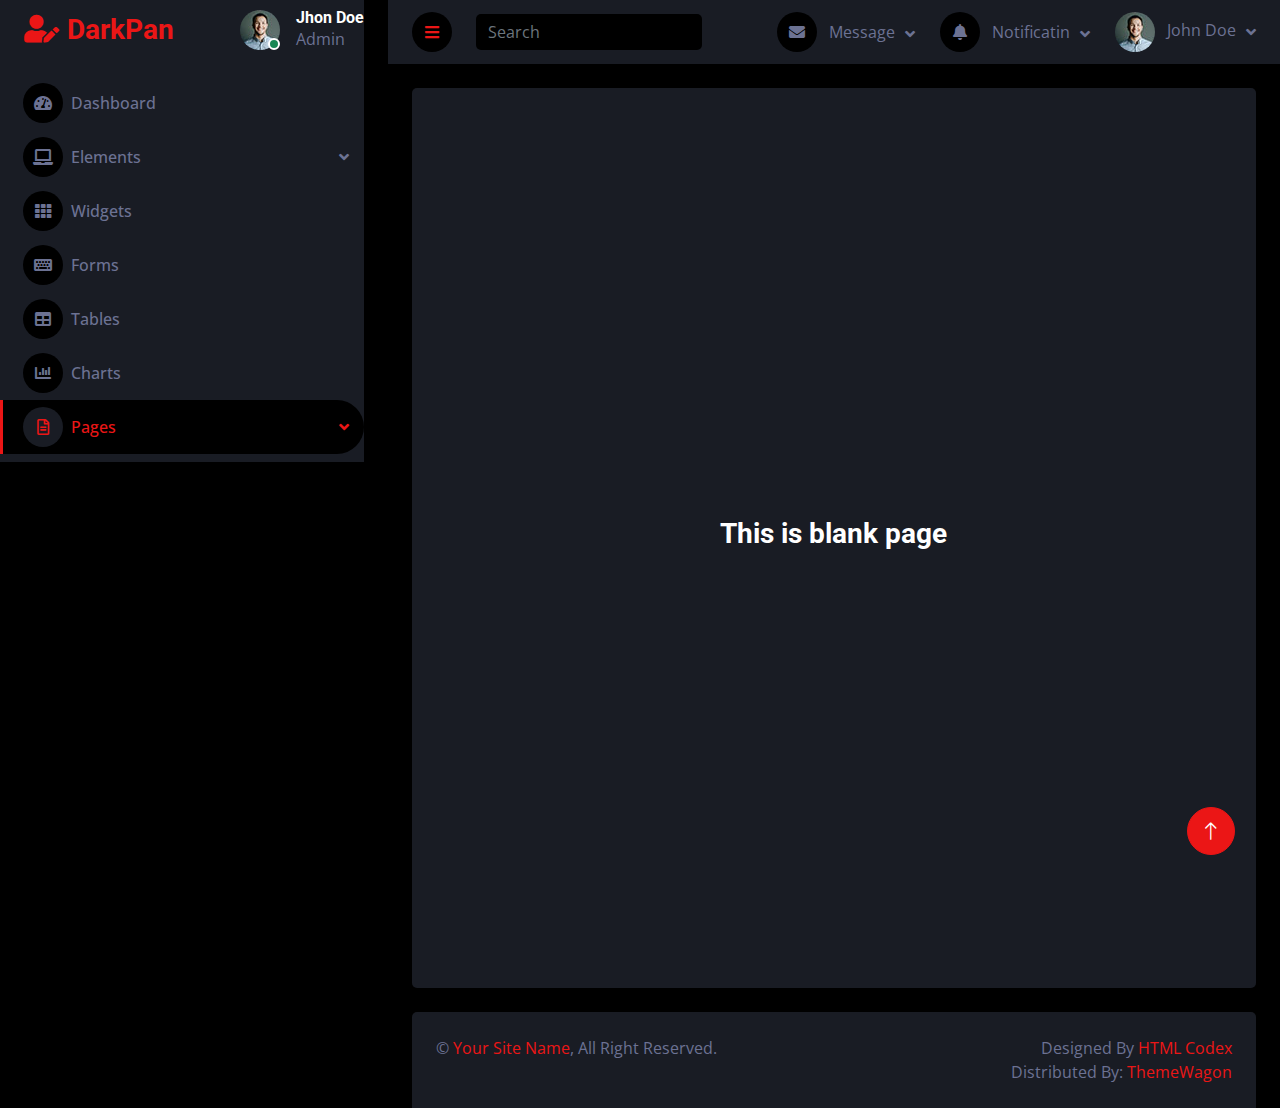
<file: darkpan-1.0.0/blank.html>
<!DOCTYPE html>
<html lang="en">

<head>
    <meta charset="utf-8">
    <title>DarkPan - Bootstrap 5 Admin Template</title>
    <meta content="width=device-width, initial-scale=1.0" name="viewport">
    <meta content="" name="keywords">
    <meta content="" name="description">

    <!-- Favicon -->
    <link href="img/favicon.ico" rel="icon">

    <!-- Google Web Fonts -->
    <link rel="preconnect" href="https://fonts.googleapis.com">
    <link rel="preconnect" href="https://fonts.gstatic.com" crossorigin>
    <link href="https://fonts.googleapis.com/css2?family=Open+Sans:wght@400;600&family=Roboto:wght@500;700&display=swap" rel="stylesheet"> 
    
    <!-- Icon Font Stylesheet -->
    <link href="https://cdnjs.cloudflare.com/ajax/libs/font-awesome/5.10.0/css/all.min.css" rel="stylesheet">
    <link href="https://cdn.jsdelivr.net/npm/bootstrap-icons@1.4.1/font/bootstrap-icons.css" rel="stylesheet">

    <!-- Libraries Stylesheet -->
    <link href="lib/owlcarousel/assets/owl.carousel.min.css" rel="stylesheet">
    <link href="lib/tempusdominus/css/tempusdominus-bootstrap-4.min.css" rel="stylesheet" />

    <!-- Customized Bootstrap Stylesheet -->
    <link href="css/bootstrap.min.css" rel="stylesheet">

    <!-- Template Stylesheet -->
    <link href="css/style.css" rel="stylesheet">
</head>

<body>
    <div class="container-fluid position-relative d-flex p-0">
        <!-- Spinner Start -->
        <div id="spinner" class="show bg-dark position-fixed translate-middle w-100 vh-100 top-50 start-50 d-flex align-items-center justify-content-center">
            <div class="spinner-border text-primary" style="width: 3rem; height: 3rem;" role="status">
                <span class="sr-only">Loading...</span>
            </div>
        </div>
        <!-- Spinner End -->


        <!-- Sidebar Start -->
        <div class="sidebar pe-4 pb-3">
            <nav class="navbar bg-secondary navbar-dark">
                <a href="index.html" class="navbar-brand mx-4 mb-3">
                    <h3 class="text-primary"><i class="fa fa-user-edit me-2"></i>DarkPan</h3>
                </a>
                <div class="d-flex align-items-center ms-4 mb-4">
                    <div class="position-relative">
                        <img class="rounded-circle" src="img/user.jpg" alt="" style="width: 40px; height: 40px;">
                        <div class="bg-success rounded-circle border border-2 border-white position-absolute end-0 bottom-0 p-1"></div>
                    </div>
                    <div class="ms-3">
                        <h6 class="mb-0">Jhon Doe</h6>
                        <span>Admin</span>
                    </div>
                </div>
                <div class="navbar-nav w-100">
                    <a href="index.html" class="nav-item nav-link"><i class="fa fa-tachometer-alt me-2"></i>Dashboard</a>
                    <div class="nav-item dropdown">
                        <a href="#" class="nav-link dropdown-toggle" data-bs-toggle="dropdown"><i class="fa fa-laptop me-2"></i>Elements</a>
                        <div class="dropdown-menu bg-transparent border-0">
                            <a href="button.html" class="dropdown-item">Buttons</a>
                            <a href="typography.html" class="dropdown-item">Typography</a>
                            <a href="element.html" class="dropdown-item">Other Elements</a>
                        </div>
                    </div>
                    <a href="widget.html" class="nav-item nav-link"><i class="fa fa-th me-2"></i>Widgets</a>
                    <a href="form.html" class="nav-item nav-link"><i class="fa fa-keyboard me-2"></i>Forms</a>
                    <a href="table.html" class="nav-item nav-link"><i class="fa fa-table me-2"></i>Tables</a>
                    <a href="chart.html" class="nav-item nav-link"><i class="fa fa-chart-bar me-2"></i>Charts</a>
                    <div class="nav-item dropdown">
                        <a href="#" class="nav-link dropdown-toggle active" data-bs-toggle="dropdown"><i class="far fa-file-alt me-2"></i>Pages</a>
                        <div class="dropdown-menu bg-transparent border-0">
                            <a href="signin.html" class="dropdown-item">Sign In</a>
                            <a href="signup.html" class="dropdown-item">Sign Up</a>
                            <a href="404.html" class="dropdown-item">404 Error</a>
                            <a href="blank.html" class="dropdown-item active">Blank Page</a>
                        </div>
                    </div>
                </div>
            </nav>
        </div>
        <!-- Sidebar End -->


        <!-- Content Start -->
        <div class="content">
            <!-- Navbar Start -->
            <nav class="navbar navbar-expand bg-secondary navbar-dark sticky-top px-4 py-0">
                <a href="index.html" class="navbar-brand d-flex d-lg-none me-4">
                    <h2 class="text-primary mb-0"><i class="fa fa-user-edit"></i></h2>
                </a>
                <a href="#" class="sidebar-toggler flex-shrink-0">
                    <i class="fa fa-bars"></i>
                </a>
                <form class="d-none d-md-flex ms-4">
                    <input class="form-control bg-dark border-0" type="search" placeholder="Search">
                </form>
                <div class="navbar-nav align-items-center ms-auto">
                    <div class="nav-item dropdown">
                        <a href="#" class="nav-link dropdown-toggle" data-bs-toggle="dropdown">
                            <i class="fa fa-envelope me-lg-2"></i>
                            <span class="d-none d-lg-inline-flex">Message</span>
                        </a>
                        <div class="dropdown-menu dropdown-menu-end bg-secondary border-0 rounded-0 rounded-bottom m-0">
                            <a href="#" class="dropdown-item">
                                <div class="d-flex align-items-center">
                                    <img class="rounded-circle" src="img/user.jpg" alt="" style="width: 40px; height: 40px;">
                                    <div class="ms-2">
                                        <h6 class="fw-normal mb-0">Jhon send you a message</h6>
                                        <small>15 minutes ago</small>
                                    </div>
                                </div>
                            </a>
                            <hr class="dropdown-divider">
                            <a href="#" class="dropdown-item">
                                <div class="d-flex align-items-center">
                                    <img class="rounded-circle" src="img/user.jpg" alt="" style="width: 40px; height: 40px;">
                                    <div class="ms-2">
                                        <h6 class="fw-normal mb-0">Jhon send you a message</h6>
                                        <small>15 minutes ago</small>
                                    </div>
                                </div>
                            </a>
                            <hr class="dropdown-divider">
                            <a href="#" class="dropdown-item">
                                <div class="d-flex align-items-center">
                                    <img class="rounded-circle" src="img/user.jpg" alt="" style="width: 40px; height: 40px;">
                                    <div class="ms-2">
                                        <h6 class="fw-normal mb-0">Jhon send you a message</h6>
                                        <small>15 minutes ago</small>
                                    </div>
                                </div>
                            </a>
                            <hr class="dropdown-divider">
                            <a href="#" class="dropdown-item text-center">See all message</a>
                        </div>
                    </div>
                    <div class="nav-item dropdown">
                        <a href="#" class="nav-link dropdown-toggle" data-bs-toggle="dropdown">
                            <i class="fa fa-bell me-lg-2"></i>
                            <span class="d-none d-lg-inline-flex">Notificatin</span>
                        </a>
                        <div class="dropdown-menu dropdown-menu-end bg-secondary border-0 rounded-0 rounded-bottom m-0">
                            <a href="#" class="dropdown-item">
                                <h6 class="fw-normal mb-0">Profile updated</h6>
                                <small>15 minutes ago</small>
                            </a>
                            <hr class="dropdown-divider">
                            <a href="#" class="dropdown-item">
                                <h6 class="fw-normal mb-0">New user added</h6>
                                <small>15 minutes ago</small>
                            </a>
                            <hr class="dropdown-divider">
                            <a href="#" class="dropdown-item">
                                <h6 class="fw-normal mb-0">Password changed</h6>
                                <small>15 minutes ago</small>
                            </a>
                            <hr class="dropdown-divider">
                            <a href="#" class="dropdown-item text-center">See all notifications</a>
                        </div>
                    </div>
                    <div class="nav-item dropdown">
                        <a href="#" class="nav-link dropdown-toggle" data-bs-toggle="dropdown">
                            <img class="rounded-circle me-lg-2" src="img/user.jpg" alt="" style="width: 40px; height: 40px;">
                            <span class="d-none d-lg-inline-flex">John Doe</span>
                        </a>
                        <div class="dropdown-menu dropdown-menu-end bg-secondary border-0 rounded-0 rounded-bottom m-0">
                            <a href="#" class="dropdown-item">My Profile</a>
                            <a href="#" class="dropdown-item">Settings</a>
                            <a href="#" class="dropdown-item">Log Out</a>
                        </div>
                    </div>
                </div>
            </nav>
            <!-- Navbar End -->


            <!-- Blank Start -->
            <div class="container-fluid pt-4 px-4">
                <div class="row vh-100 bg-secondary rounded align-items-center justify-content-center mx-0">
                    <div class="col-md-6 text-center">
                        <h3>This is blank page</h3>
                    </div>
                </div>
            </div>
            <!-- Blank End -->


            <!-- Footer Start -->
            <div class="container-fluid pt-4 px-4">
                <div class="bg-secondary rounded-top p-4">
                    <div class="row">
                        <div class="col-12 col-sm-6 text-center text-sm-start">
                            &copy; <a href="#">Your Site Name</a>, All Right Reserved. 
                        </div>
                        <div class="col-12 col-sm-6 text-center text-sm-end">
                            <!--/*** This template is free as long as you keep the footer author’s credit link/attribution link/backlink. If you'd like to use the template without the footer author’s credit link/attribution link/backlink, you can purchase the Credit Removal License from "https://htmlcodex.com/credit-removal". Thank you for your support. ***/-->
                            Designed By <a href="https://htmlcodex.com">HTML Codex</a>
                            <br>Distributed By: <a href="https://themewagon.com" target="_blank">ThemeWagon</a>
                        </div>
                    </div>
                </div>
            </div>
            <!-- Footer End -->
        </div>
        <!-- Content End -->


        <!-- Back to Top -->
        <a href="#" class="btn btn-lg btn-primary btn-lg-square back-to-top"><i class="bi bi-arrow-up"></i></a>
    </div>

    <!-- JavaScript Libraries -->
    <script src="https://code.jquery.com/jquery-3.4.1.min.js"></script>
    <script src="https://cdn.jsdelivr.net/npm/bootstrap@5.0.0/dist/js/bootstrap.bundle.min.js"></script>
    <script src="lib/chart/chart.min.js"></script>
    <script src="lib/easing/easing.min.js"></script>
    <script src="lib/waypoints/waypoints.min.js"></script>
    <script src="lib/owlcarousel/owl.carousel.min.js"></script>
    <script src="lib/tempusdominus/js/moment.min.js"></script>
    <script src="lib/tempusdominus/js/moment-timezone.min.js"></script>
    <script src="lib/tempusdominus/js/tempusdominus-bootstrap-4.min.js"></script>

    <!-- Template Javascript -->
    <script src="js/main.js"></script>
</body>

</html>
</file>
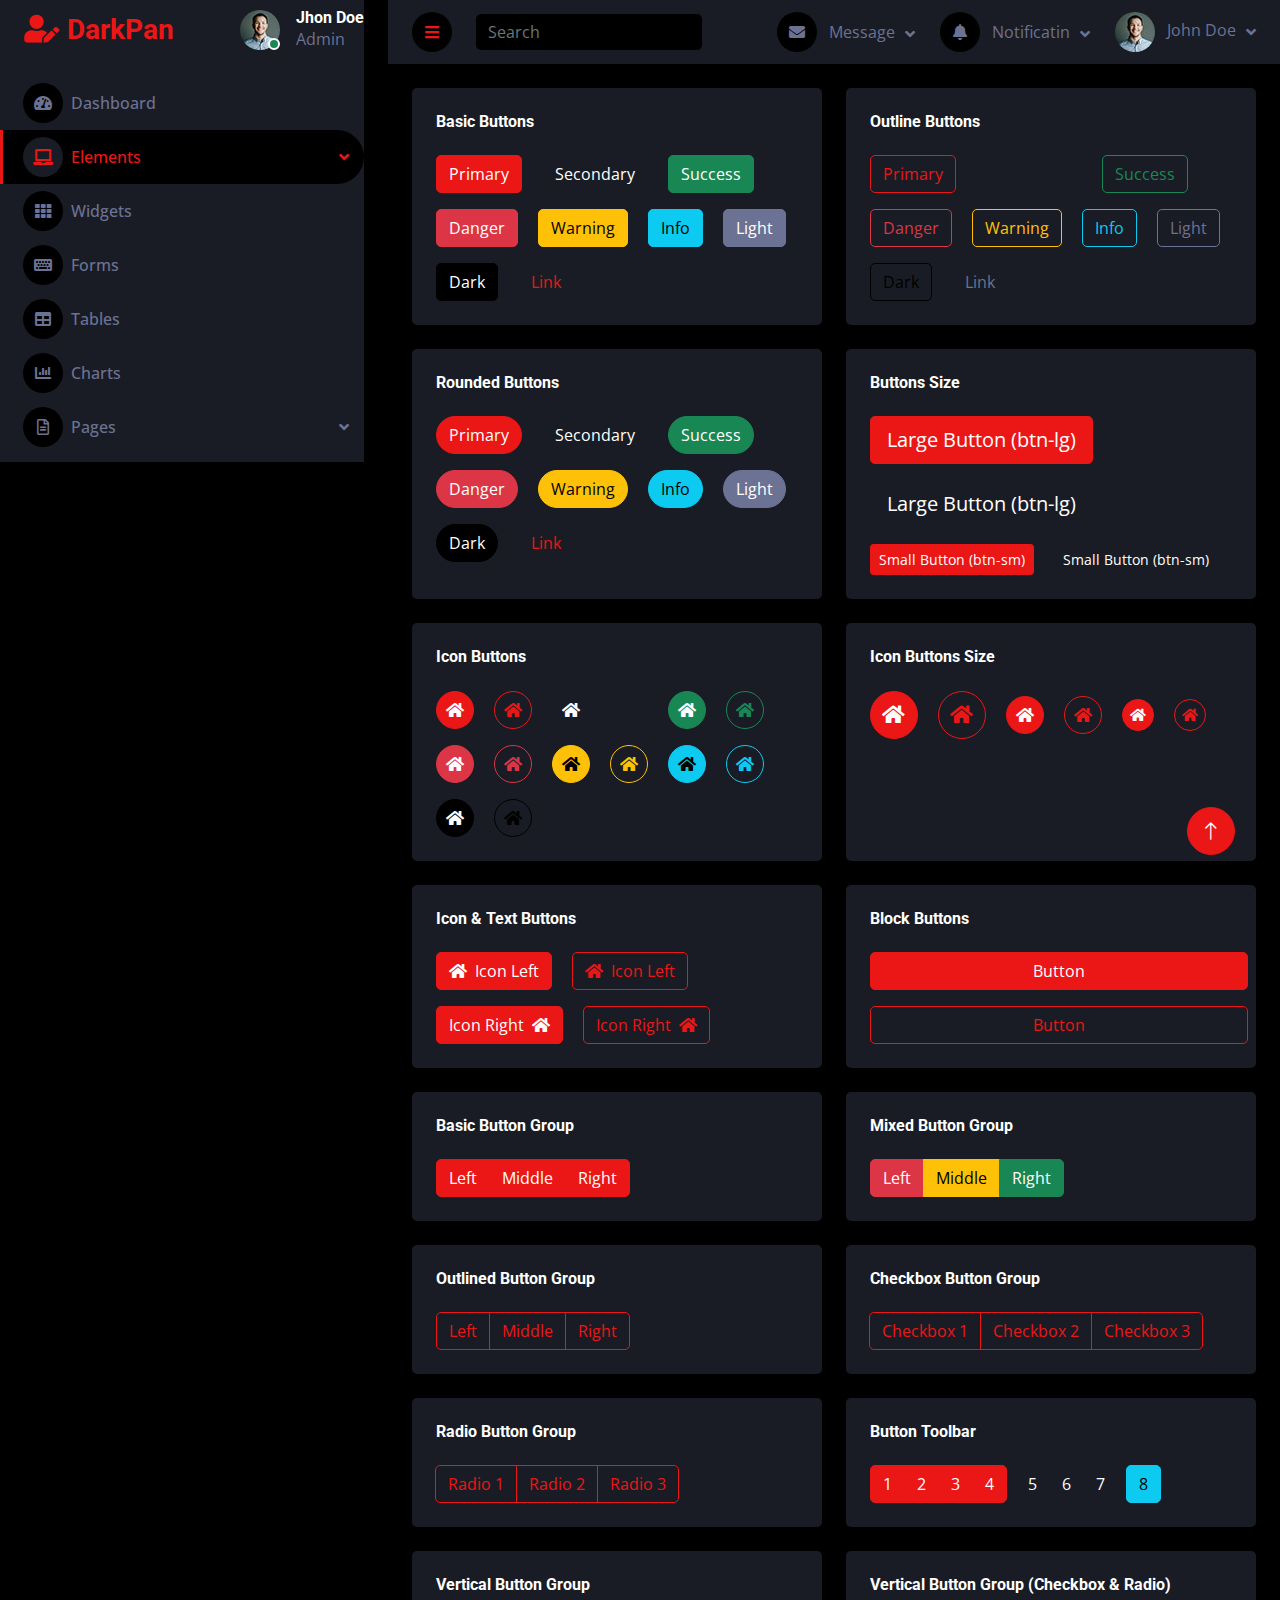
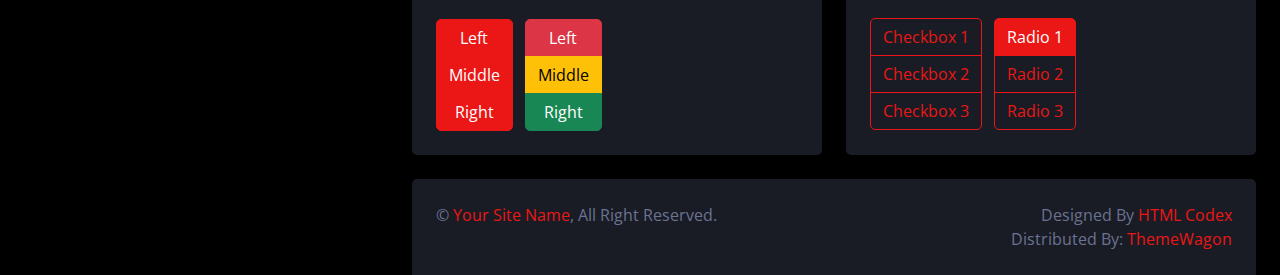
<file: darkpan-1.0.0/button.html>
<!DOCTYPE html>
<html lang="en">

<head>
    <meta charset="utf-8">
    <title>DarkPan - Bootstrap 5 Admin Template</title>
    <meta content="width=device-width, initial-scale=1.0" name="viewport">
    <meta content="" name="keywords">
    <meta content="" name="description">

    <!-- Favicon -->
    <link href="img/favicon.ico" rel="icon">

    <!-- Google Web Fonts -->
    <link rel="preconnect" href="https://fonts.googleapis.com">
    <link rel="preconnect" href="https://fonts.gstatic.com" crossorigin>
    <link href="https://fonts.googleapis.com/css2?family=Open+Sans:wght@400;600&family=Roboto:wght@500;700&display=swap" rel="stylesheet"> 
    
    <!-- Icon Font Stylesheet -->
    <link href="https://cdnjs.cloudflare.com/ajax/libs/font-awesome/5.10.0/css/all.min.css" rel="stylesheet">
    <link href="https://cdn.jsdelivr.net/npm/bootstrap-icons@1.4.1/font/bootstrap-icons.css" rel="stylesheet">

    <!-- Libraries Stylesheet -->
    <link href="lib/owlcarousel/assets/owl.carousel.min.css" rel="stylesheet">
    <link href="lib/tempusdominus/css/tempusdominus-bootstrap-4.min.css" rel="stylesheet" />

    <!-- Customized Bootstrap Stylesheet -->
    <link href="css/bootstrap.min.css" rel="stylesheet">

    <!-- Template Stylesheet -->
    <link href="css/style.css" rel="stylesheet">
</head>

<body>
    <div class="container-fluid position-relative d-flex p-0">
        <!-- Spinner Start -->
        <div id="spinner" class="show bg-dark position-fixed translate-middle w-100 vh-100 top-50 start-50 d-flex align-items-center justify-content-center">
            <div class="spinner-border text-primary" style="width: 3rem; height: 3rem;" role="status">
                <span class="sr-only">Loading...</span>
            </div>
        </div>
        <!-- Spinner End -->


        <!-- Sidebar Start -->
        <div class="sidebar pe-4 pb-3">
            <nav class="navbar bg-secondary navbar-dark">
                <a href="index.html" class="navbar-brand mx-4 mb-3">
                    <h3 class="text-primary"><i class="fa fa-user-edit me-2"></i>DarkPan</h3>
                </a>
                <div class="d-flex align-items-center ms-4 mb-4">
                    <div class="position-relative">
                        <img class="rounded-circle" src="img/user.jpg" alt="" style="width: 40px; height: 40px;">
                        <div class="bg-success rounded-circle border border-2 border-white position-absolute end-0 bottom-0 p-1"></div>
                    </div>
                    <div class="ms-3">
                        <h6 class="mb-0">Jhon Doe</h6>
                        <span>Admin</span>
                    </div>
                </div>
                <div class="navbar-nav w-100">
                    <a href="index.html" class="nav-item nav-link"><i class="fa fa-tachometer-alt me-2"></i>Dashboard</a>
                    <div class="nav-item dropdown">
                        <a href="#" class="nav-link dropdown-toggle active" data-bs-toggle="dropdown"><i class="fa fa-laptop me-2"></i>Elements</a>
                        <div class="dropdown-menu bg-transparent border-0">
                            <a href="button.html" class="dropdown-item active">Buttons</a>
                            <a href="typography.html" class="dropdown-item">Typography</a>
                            <a href="element.html" class="dropdown-item">Other Elements</a>
                        </div>
                    </div>
                    <a href="widget.html" class="nav-item nav-link"><i class="fa fa-th me-2"></i>Widgets</a>
                    <a href="form.html" class="nav-item nav-link"><i class="fa fa-keyboard me-2"></i>Forms</a>
                    <a href="table.html" class="nav-item nav-link"><i class="fa fa-table me-2"></i>Tables</a>
                    <a href="chart.html" class="nav-item nav-link"><i class="fa fa-chart-bar me-2"></i>Charts</a>
                    <div class="nav-item dropdown">
                        <a href="#" class="nav-link dropdown-toggle" data-bs-toggle="dropdown"><i class="far fa-file-alt me-2"></i>Pages</a>
                        <div class="dropdown-menu bg-transparent border-0">
                            <a href="signin.html" class="dropdown-item">Sign In</a>
                            <a href="signup.html" class="dropdown-item">Sign Up</a>
                            <a href="404.html" class="dropdown-item">404 Error</a>
                            <a href="blank.html" class="dropdown-item">Blank Page</a>
                        </div>
                    </div>
                </div>
            </nav>
        </div>
        <!-- Sidebar End -->


        <!-- Content Start -->
        <div class="content">
            <!-- Navbar Start -->
            <nav class="navbar navbar-expand bg-secondary navbar-dark sticky-top px-4 py-0">
                <a href="index.html" class="navbar-brand d-flex d-lg-none me-4">
                    <h2 class="text-primary mb-0"><i class="fa fa-user-edit"></i></h2>
                </a>
                <a href="#" class="sidebar-toggler flex-shrink-0">
                    <i class="fa fa-bars"></i>
                </a>
                <form class="d-none d-md-flex ms-4">
                    <input class="form-control bg-dark border-0" type="search" placeholder="Search">
                </form>
                <div class="navbar-nav align-items-center ms-auto">
                    <div class="nav-item dropdown">
                        <a href="#" class="nav-link dropdown-toggle" data-bs-toggle="dropdown">
                            <i class="fa fa-envelope me-lg-2"></i>
                            <span class="d-none d-lg-inline-flex">Message</span>
                        </a>
                        <div class="dropdown-menu dropdown-menu-end bg-secondary border-0 rounded-0 rounded-bottom m-0">
                            <a href="#" class="dropdown-item">
                                <div class="d-flex align-items-center">
                                    <img class="rounded-circle" src="img/user.jpg" alt="" style="width: 40px; height: 40px;">
                                    <div class="ms-2">
                                        <h6 class="fw-normal mb-0">Jhon send you a message</h6>
                                        <small>15 minutes ago</small>
                                    </div>
                                </div>
                            </a>
                            <hr class="dropdown-divider">
                            <a href="#" class="dropdown-item">
                                <div class="d-flex align-items-center">
                                    <img class="rounded-circle" src="img/user.jpg" alt="" style="width: 40px; height: 40px;">
                                    <div class="ms-2">
                                        <h6 class="fw-normal mb-0">Jhon send you a message</h6>
                                        <small>15 minutes ago</small>
                                    </div>
                                </div>
                            </a>
                            <hr class="dropdown-divider">
                            <a href="#" class="dropdown-item">
                                <div class="d-flex align-items-center">
                                    <img class="rounded-circle" src="img/user.jpg" alt="" style="width: 40px; height: 40px;">
                                    <div class="ms-2">
                                        <h6 class="fw-normal mb-0">Jhon send you a message</h6>
                                        <small>15 minutes ago</small>
                                    </div>
                                </div>
                            </a>
                            <hr class="dropdown-divider">
                            <a href="#" class="dropdown-item text-center">See all message</a>
                        </div>
                    </div>
                    <div class="nav-item dropdown">
                        <a href="#" class="nav-link dropdown-toggle" data-bs-toggle="dropdown">
                            <i class="fa fa-bell me-lg-2"></i>
                            <span class="d-none d-lg-inline-flex">Notificatin</span>
                        </a>
                        <div class="dropdown-menu dropdown-menu-end bg-secondary border-0 rounded-0 rounded-bottom m-0">
                            <a href="#" class="dropdown-item">
                                <h6 class="fw-normal mb-0">Profile updated</h6>
                                <small>15 minutes ago</small>
                            </a>
                            <hr class="dropdown-divider">
                            <a href="#" class="dropdown-item">
                                <h6 class="fw-normal mb-0">New user added</h6>
                                <small>15 minutes ago</small>
                            </a>
                            <hr class="dropdown-divider">
                            <a href="#" class="dropdown-item">
                                <h6 class="fw-normal mb-0">Password changed</h6>
                                <small>15 minutes ago</small>
                            </a>
                            <hr class="dropdown-divider">
                            <a href="#" class="dropdown-item text-center">See all notifications</a>
                        </div>
                    </div>
                    <div class="nav-item dropdown">
                        <a href="#" class="nav-link dropdown-toggle" data-bs-toggle="dropdown">
                            <img class="rounded-circle me-lg-2" src="img/user.jpg" alt="" style="width: 40px; height: 40px;">
                            <span class="d-none d-lg-inline-flex">John Doe</span>
                        </a>
                        <div class="dropdown-menu dropdown-menu-end bg-secondary border-0 rounded-0 rounded-bottom m-0">
                            <a href="#" class="dropdown-item">My Profile</a>
                            <a href="#" class="dropdown-item">Settings</a>
                            <a href="#" class="dropdown-item">Log Out</a>
                        </div>
                    </div>
                </div>
            </nav>
            <!-- Navbar End -->


            <!-- Button Start -->
            <div class="container-fluid pt-4 px-4">
                <div class="row g-4">
                    <div class="col-sm-12 col-xl-6">
                        <div class="bg-secondary rounded h-100 p-4">
                            <h6 class="mb-4">Basic Buttons</h6>
                            <div class="m-n2">
                                <button type="button" class="btn btn-primary m-2">Primary</button>
                                <button type="button" class="btn btn-secondary m-2">Secondary</button>
                                <button type="button" class="btn btn-success m-2">Success</button>
                                <button type="button" class="btn btn-danger m-2">Danger</button>
                                <button type="button" class="btn btn-warning m-2">Warning</button>
                                <button type="button" class="btn btn-info m-2">Info</button>
                                <button type="button" class="btn btn-light m-2">Light</button>
                                <button type="button" class="btn btn-dark m-2">Dark</button>
                                <button type="button" class="btn btn-link m-2">Link</button>
                            </div>
                        </div>
                    </div>
                    <div class="col-sm-12 col-xl-6">
                        <div class="bg-secondary rounded h-100 p-4">
                            <h6 class="mb-4">Outline Buttons</h6>
                            <div class="m-n2">
                                <button type="button" class="btn btn-outline-primary m-2">Primary</button>
                                <button type="button" class="btn btn-outline-secondary m-2">Secondary</button>
                                <button type="button" class="btn btn-outline-success m-2">Success</button>
                                <button type="button" class="btn btn-outline-danger m-2">Danger</button>
                                <button type="button" class="btn btn-outline-warning m-2">Warning</button>
                                <button type="button" class="btn btn-outline-info m-2">Info</button>
                                <button type="button" class="btn btn-outline-light m-2">Light</button>
                                <button type="button" class="btn btn-outline-dark m-2">Dark</button>
                                <button type="button" class="btn btn-outline-link m-2">Link</button>
                            </div>
                        </div>
                    </div>
                    <div class="col-sm-12 col-xl-6">
                        <div class="bg-secondary rounded h-100 p-4">
                            <h6 class="mb-4">Rounded Buttons</h6>
                            <div class="m-n2">
                                <button type="button" class="btn btn-primary rounded-pill m-2">Primary</button>
                                <button type="button" class="btn btn-secondary rounded-pill m-2">Secondary</button>
                                <button type="button" class="btn btn-success rounded-pill m-2">Success</button>
                                <button type="button" class="btn btn-danger rounded-pill m-2">Danger</button>
                                <button type="button" class="btn btn-warning rounded-pill m-2">Warning</button>
                                <button type="button" class="btn btn-info rounded-pill m-2">Info</button>
                                <button type="button" class="btn btn-light rounded-pill m-2">Light</button>
                                <button type="button" class="btn btn-dark rounded-pill m-2">Dark</button>
                                <button type="button" class="btn btn-link rounded-pill m-2">Link</button>
                            </div>
                        </div>
                    </div>
                    <div class="col-sm-12 col-xl-6">
                        <div class="bg-secondary rounded h-100 p-4">
                            <h6 class="mb-4">Buttons Size</h6>
                            <div class="m-n2">
                                <button type="button" class="btn btn-lg btn-primary m-2">Large Button (btn-lg)</button>
                                <button type="button" class="btn btn-lg btn-secondary m-2">Large Button (btn-lg)</button>
                                <button type="button" class="btn btn-sm btn-primary m-2">Small Button (btn-sm)</button>
                                <button type="button" class="btn btn-sm btn-secondary m-2">Small Button (btn-sm)</button>
                            </div>
                        </div>
                    </div>
                    <div class="col-sm-12 col-xl-6">
                        <div class="bg-secondary rounded h-100 p-4">
                            <h6 class="mb-4">Icon Buttons</h6>
                            <div class="m-n2">
                                <button type="button" class="btn btn-square btn-primary m-2"><i class="fa fa-home"></i></button>
                                <button type="button" class="btn btn-square btn-outline-primary m-2"><i class="fa fa-home"></i></button>
                                <button type="button" class="btn btn-square btn-secondary m-2"><i class="fa fa-home"></i></button>
                                <button type="button" class="btn btn-square btn-outline-secondary m-2"><i class="fa fa-home"></i></button>
                                <button type="button" class="btn btn-square btn-success m-2"><i class="fa fa-home"></i></button>
                                <button type="button" class="btn btn-square btn-outline-success m-2"><i class="fa fa-home"></i></button>
                                <button type="button" class="btn btn-square btn-danger m-2"><i class="fa fa-home"></i></button>
                                <button type="button" class="btn btn-square btn-outline-danger m-2"><i class="fa fa-home"></i></button>
                                <button type="button" class="btn btn-square btn-warning m-2"><i class="fa fa-home"></i></button>
                                <button type="button" class="btn btn-square btn-outline-warning m-2"><i class="fa fa-home"></i></button>
                                <button type="button" class="btn btn-square btn-info m-2"><i class="fa fa-home"></i></button>
                                <button type="button" class="btn btn-square btn-outline-info m-2"><i class="fa fa-home"></i></button>
                                <button type="button" class="btn btn-square btn-dark m-2"><i class="fa fa-home"></i></button>
                                <button type="button" class="btn btn-square btn-outline-dark m-2"><i class="fa fa-home"></i></button>
                            </div>
                        </div>
                    </div>
                    <div class="col-sm-12 col-xl-6">
                        <div class="bg-secondary rounded h-100 p-4">
                            <h6 class="mb-4">Icon Buttons Size</h6>
                            <div class="m-n2">
                                <button type="button" class="btn btn-lg btn-lg-square btn-primary m-2"><i class="fa fa-home"></i></button>
                                <button type="button" class="btn btn-lg btn-lg-square btn-outline-primary m-2"><i class="fa fa-home"></i></button>
                                <button type="button" class="btn btn-square btn-primary m-2"><i class="fa fa-home"></i></button>
                                <button type="button" class="btn btn-square btn-outline-primary m-2"><i class="fa fa-home"></i></button>
                                <button type="button" class="btn btn-sm btn-sm-square btn-primary m-2"><i class="fa fa-home"></i></button>
                                <button type="button" class="btn btn-sm btn-sm-square btn-outline-primary m-2"><i class="fa fa-home"></i></button>
                            </div>
                        </div>
                    </div>
                    <div class="col-sm-12 col-xl-6">
                        <div class="bg-secondary rounded h-100 p-4">
                            <h6 class="mb-4">Icon & Text Buttons</h6>
                            <div class="m-n2">
                                <button type="button" class="btn btn-primary m-2"><i class="fa fa-home me-2"></i>Icon Left</button>
                                <button type="button" class="btn btn-outline-primary m-2"><i class="fa fa-home me-2"></i>Icon Left</button>
                                <button type="button" class="btn btn-primary m-2">Icon Right<i class="fa fa-home ms-2"></i></button>
                                <button type="button" class="btn btn-outline-primary m-2">Icon Right<i class="fa fa-home ms-2"></i></button>
                            </div>
                        </div>
                    </div>
                    <div class="col-sm-12 col-xl-6">
                        <div class="bg-secondary rounded h-100 p-4">
                            <h6 class="mb-4">Block Buttons</h6>
                            <div class="m-n2">
                                <button class="btn btn-primary w-100 m-2" type="button">Button</button>
                                <button class="btn btn-outline-primary w-100 m-2" type="button">Button</button>
                            </div>
                        </div>
                    </div>
                    <div class="col-sm-12 col-xl-6">
                        <div class="bg-secondary rounded h-100 p-4">
                            <h6 class="mb-4">Basic Button Group</h6>
                            <div class="btn-group" role="group">
                                <button type="button" class="btn btn-primary">Left</button>
                                <button type="button" class="btn btn-primary">Middle</button>
                                <button type="button" class="btn btn-primary">Right</button>
                            </div>
                        </div>
                    </div>
                    <div class="col-sm-12 col-xl-6">
                        <div class="bg-secondary rounded h-100 p-4">
                            <h6 class="mb-4">Mixed Button Group</h6>
                            <div class="btn-group" role="group">
                                <button type="button" class="btn btn-danger">Left</button>
                                <button type="button" class="btn btn-warning">Middle</button>
                                <button type="button" class="btn btn-success">Right</button>
                            </div>
                        </div>
                    </div>
                    <div class="col-sm-12 col-xl-6">
                        <div class="bg-secondary rounded h-100 p-4">
                            <h6 class="mb-4">Outlined Button Group</h6>
                            <div class="btn-group" role="group">
                                <button type="button" class="btn btn-outline-primary">Left</button>
                                <button type="button" class="btn btn-outline-primary">Middle</button>
                                <button type="button" class="btn btn-outline-primary">Right</button>
                            </div>
                        </div>
                    </div>
                    <div class="col-sm-12 col-xl-6">
                        <div class="bg-secondary rounded h-100 p-4">
                            <h6 class="mb-4">Checkbox Button Group</h6>
                            <div class="btn-group" role="group">
                                <input type="checkbox" class="btn-check" id="btncheck1" autocomplete="off">
                                <label class="btn btn-outline-primary" for="btncheck1">Checkbox 1</label>

                                <input type="checkbox" class="btn-check" id="btncheck2" autocomplete="off">
                                <label class="btn btn-outline-primary" for="btncheck2">Checkbox 2</label>

                                <input type="checkbox" class="btn-check" id="btncheck3" autocomplete="off">
                                <label class="btn btn-outline-primary" for="btncheck3">Checkbox 3</label>
                            </div>
                        </div>
                    </div>
                    <div class="col-sm-12 col-xl-6">
                        <div class="bg-secondary rounded h-100 p-4">
                            <h6 class="mb-4">Radio Button Group</h6>
                            <div class="btn-group" role="group">
                                <input type="radio" class="btn-check" name="btnradio" id="btnradio1" autocomplete="off"
                                    checked>
                                <label class="btn btn-outline-primary" for="btnradio1">Radio 1</label>

                                <input type="radio" class="btn-check" name="btnradio" id="btnradio2" autocomplete="off">
                                <label class="btn btn-outline-primary" for="btnradio2">Radio 2</label>

                                <input type="radio" class="btn-check" name="btnradio" id="btnradio3" autocomplete="off">
                                <label class="btn btn-outline-primary" for="btnradio3">Radio 3</label>
                            </div>
                        </div>
                    </div>
                    <div class="col-sm-12 col-xl-6">
                        <div class="bg-secondary rounded h-100 p-4">
                            <h6 class="mb-4">Button Toolbar</h6>
                            <div class="btn-toolbar" role="toolbar">
                                <div class="btn-group me-2" role="group" aria-label="First group">
                                    <button type="button" class="btn btn-primary">1</button>
                                    <button type="button" class="btn btn-primary">2</button>
                                    <button type="button" class="btn btn-primary">3</button>
                                    <button type="button" class="btn btn-primary">4</button>
                                </div>
                                <div class="btn-group me-2" role="group" aria-label="Second group">
                                    <button type="button" class="btn btn-secondary">5</button>
                                    <button type="button" class="btn btn-secondary">6</button>
                                    <button type="button" class="btn btn-secondary">7</button>
                                </div>
                                <div class="btn-group" role="group" aria-label="Third group">
                                    <button type="button" class="btn btn-info">8</button>
                                </div>
                            </div>
                        </div>
                    </div>
                    <div class="col-sm-12 col-xl-6">
                        <div class="bg-secondary rounded h-100 p-4">
                            <h6 class="mb-4">Vertical Button Group</h6>
                            <div class="btn-group-vertical me-2" role="group">
                                <button type="button" class="btn btn-primary">Left</button>
                                <button type="button" class="btn btn-primary">Middle</button>
                                <button type="button" class="btn btn-primary">Right</button>
                            </div>
                            <div class="btn-group-vertical" role="group">
                                <button type="button" class="btn btn-danger">Left</button>
                                <button type="button" class="btn btn-warning">Middle</button>
                                <button type="button" class="btn btn-success">Right</button>
                            </div>
                        </div>
                    </div>
                    <div class="col-sm-12 col-xl-6">
                        <div class="bg-secondary rounded h-100 p-4">
                            <h6 class="mb-4">Vertical Button Group (Checkbox & Radio)</h6>
                            <div class="btn-group-vertical me-2" role="group">
                                <input type="checkbox" class="btn-check" id="btncheck1" autocomplete="off">
                                <label class="btn btn-outline-primary" for="btncheck1">Checkbox 1</label>

                                <input type="checkbox" class="btn-check" id="btncheck2" autocomplete="off">
                                <label class="btn btn-outline-primary" for="btncheck2">Checkbox 2</label>

                                <input type="checkbox" class="btn-check" id="btncheck3" autocomplete="off">
                                <label class="btn btn-outline-primary" for="btncheck3">Checkbox 3</label>
                            </div>
                            <div class="btn-group-vertical" role="group">
                                <input type="radio" class="btn-check" name="btnradio" id="btnradio1" autocomplete="off"
                                    checked>
                                <label class="btn btn-outline-primary" for="btnradio1">Radio 1</label>

                                <input type="radio" class="btn-check" name="btnradio" id="btnradio2" autocomplete="off">
                                <label class="btn btn-outline-primary" for="btnradio2">Radio 2</label>

                                <input type="radio" class="btn-check" name="btnradio" id="btnradio3" autocomplete="off">
                                <label class="btn btn-outline-primary" for="btnradio3">Radio 3</label>
                            </div>
                        </div>
                    </div>
                </div>
            </div>
            <!-- Button End -->


            <!-- Footer Start -->
            <div class="container-fluid pt-4 px-4">
                <div class="bg-secondary rounded-top p-4">
                    <div class="row">
                        <div class="col-12 col-sm-6 text-center text-sm-start">
                            &copy; <a href="#">Your Site Name</a>, All Right Reserved. 
                        </div>
                        <div class="col-12 col-sm-6 text-center text-sm-end">
                            <!--/*** This template is free as long as you keep the footer author’s credit link/attribution link/backlink. If you'd like to use the template without the footer author’s credit link/attribution link/backlink, you can purchase the Credit Removal License from "https://htmlcodex.com/credit-removal". Thank you for your support. ***/-->
                            Designed By <a href="https://htmlcodex.com">HTML Codex</a>
                            <br>Distributed By: <a href="https://themewagon.com" target="_blank">ThemeWagon</a>
                        </div>
                    </div>
                </div>
            </div>
            <!-- Footer End -->
        </div>
        <!-- Content End -->


        <!-- Back to Top -->
        <a href="#" class="btn btn-lg btn-primary btn-lg-square back-to-top"><i class="bi bi-arrow-up"></i></a>
    </div>

    <!-- JavaScript Libraries -->
    <script src="https://code.jquery.com/jquery-3.4.1.min.js"></script>
    <script src="https://cdn.jsdelivr.net/npm/bootstrap@5.0.0/dist/js/bootstrap.bundle.min.js"></script>
    <script src="lib/chart/chart.min.js"></script>
    <script src="lib/easing/easing.min.js"></script>
    <script src="lib/waypoints/waypoints.min.js"></script>
    <script src="lib/owlcarousel/owl.carousel.min.js"></script>
    <script src="lib/tempusdominus/js/moment.min.js"></script>
    <script src="lib/tempusdominus/js/moment-timezone.min.js"></script>
    <script src="lib/tempusdominus/js/tempusdominus-bootstrap-4.min.js"></script>

    <!-- Template Javascript -->
    <script src="js/main.js"></script>
</body>

</html>
</file>
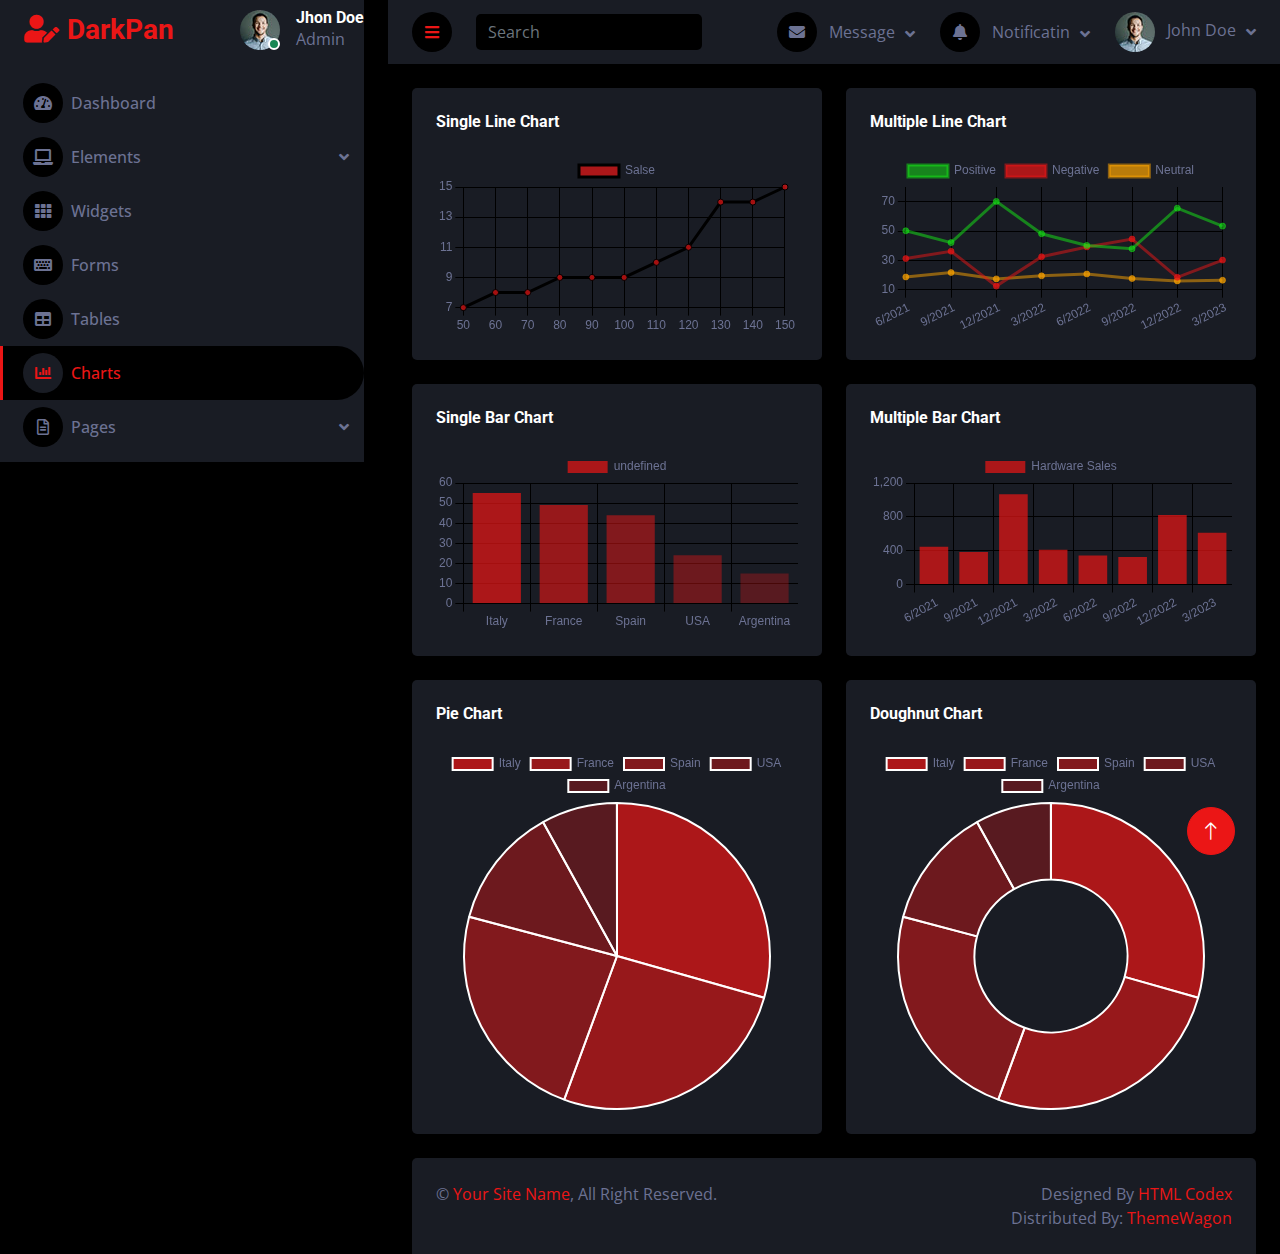
<file: darkpan-1.0.0/chart.html>
<!DOCTYPE html>
<html lang="en">

<head>
    <meta charset="utf-8">
    <title>DarkPan - Bootstrap 5 Admin Template</title>
    <meta content="width=device-width, initial-scale=1.0" name="viewport">
    <meta content="" name="keywords">
    <meta content="" name="description">

    <!-- Favicon -->
    <link href="img/favicon.ico" rel="icon">

    <!-- Google Web Fonts -->
    <link rel="preconnect" href="https://fonts.googleapis.com">
    <link rel="preconnect" href="https://fonts.gstatic.com" crossorigin>
    <link href="https://fonts.googleapis.com/css2?family=Open+Sans:wght@400;600&family=Roboto:wght@500;700&display=swap" rel="stylesheet"> 
    
    <!-- Icon Font Stylesheet -->
    <link href="https://cdnjs.cloudflare.com/ajax/libs/font-awesome/5.10.0/css/all.min.css" rel="stylesheet">
    <link href="https://cdn.jsdelivr.net/npm/bootstrap-icons@1.4.1/font/bootstrap-icons.css" rel="stylesheet">

    <!-- Libraries Stylesheet -->
    <link href="lib/owlcarousel/assets/owl.carousel.min.css" rel="stylesheet">
    <link href="lib/tempusdominus/css/tempusdominus-bootstrap-4.min.css" rel="stylesheet" />

    <!-- Customized Bootstrap Stylesheet -->
    <link href="css/bootstrap.min.css" rel="stylesheet">

    <!-- Template Stylesheet -->
    <link href="css/style.css" rel="stylesheet">
</head>

<body>
    <div class="container-fluid position-relative d-flex p-0">
        <!-- Spinner Start -->
        <div id="spinner" class="show bg-dark position-fixed translate-middle w-100 vh-100 top-50 start-50 d-flex align-items-center justify-content-center">
            <div class="spinner-border text-primary" style="width: 3rem; height: 3rem;" role="status">
                <span class="sr-only">Loading...</span>
            </div>
        </div>
        <!-- Spinner End -->


        <!-- Sidebar Start -->
        <div class="sidebar pe-4 pb-3">
            <nav class="navbar bg-secondary navbar-dark">
                <a href="index.html" class="navbar-brand mx-4 mb-3">
                    <h3 class="text-primary"><i class="fa fa-user-edit me-2"></i>DarkPan</h3>
                </a>
                <div class="d-flex align-items-center ms-4 mb-4">
                    <div class="position-relative">
                        <img class="rounded-circle" src="img/user.jpg" alt="" style="width: 40px; height: 40px;">
                        <div class="bg-success rounded-circle border border-2 border-white position-absolute end-0 bottom-0 p-1"></div>
                    </div>
                    <div class="ms-3">
                        <h6 class="mb-0">Jhon Doe</h6>
                        <span>Admin</span>
                    </div>
                </div>
                <div class="navbar-nav w-100">
                    <a href="index.html" class="nav-item nav-link"><i class="fa fa-tachometer-alt me-2"></i>Dashboard</a>
                    <div class="nav-item dropdown">
                        <a href="#" class="nav-link dropdown-toggle" data-bs-toggle="dropdown"><i class="fa fa-laptop me-2"></i>Elements</a>
                        <div class="dropdown-menu bg-transparent border-0">
                            <a href="button.html" class="dropdown-item">Buttons</a>
                            <a href="typography.html" class="dropdown-item">Typography</a>
                            <a href="element.html" class="dropdown-item">Other Elements</a>
                        </div>
                    </div>
                    <a href="widget.html" class="nav-item nav-link"><i class="fa fa-th me-2"></i>Widgets</a>
                    <a href="form.html" class="nav-item nav-link"><i class="fa fa-keyboard me-2"></i>Forms</a>
                    <a href="table.html" class="nav-item nav-link"><i class="fa fa-table me-2"></i>Tables</a>
                    <a href="chart.html" class="nav-item nav-link active"><i class="fa fa-chart-bar me-2"></i>Charts</a>
                    <div class="nav-item dropdown">
                        <a href="#" class="nav-link dropdown-toggle" data-bs-toggle="dropdown"><i class="far fa-file-alt me-2"></i>Pages</a>
                        <div class="dropdown-menu bg-transparent border-0">
                            <a href="signin.html" class="dropdown-item">Sign In</a>
                            <a href="signup.html" class="dropdown-item">Sign Up</a>
                            <a href="404.html" class="dropdown-item">404 Error</a>
                            <a href="blank.html" class="dropdown-item">Blank Page</a>
                        </div>
                    </div>
                </div>
            </nav>
        </div>
        <!-- Sidebar End -->


        <!-- Content Start -->
        <div class="content">
            <!-- Navbar Start -->
            <nav class="navbar navbar-expand bg-secondary navbar-dark sticky-top px-4 py-0">
                <a href="index.html" class="navbar-brand d-flex d-lg-none me-4">
                    <h2 class="text-primary mb-0"><i class="fa fa-user-edit"></i></h2>
                </a>
                <a href="#" class="sidebar-toggler flex-shrink-0">
                    <i class="fa fa-bars"></i>
                </a>
                <form class="d-none d-md-flex ms-4">
                    <input class="form-control bg-dark border-0" type="search" placeholder="Search">
                </form>
                <div class="navbar-nav align-items-center ms-auto">
                    <div class="nav-item dropdown">
                        <a href="#" class="nav-link dropdown-toggle" data-bs-toggle="dropdown">
                            <i class="fa fa-envelope me-lg-2"></i>
                            <span class="d-none d-lg-inline-flex">Message</span>
                        </a>
                        <div class="dropdown-menu dropdown-menu-end bg-secondary border-0 rounded-0 rounded-bottom m-0">
                            <a href="#" class="dropdown-item">
                                <div class="d-flex align-items-center">
                                    <img class="rounded-circle" src="img/user.jpg" alt="" style="width: 40px; height: 40px;">
                                    <div class="ms-2">
                                        <h6 class="fw-normal mb-0">Jhon send you a message</h6>
                                        <small>15 minutes ago</small>
                                    </div>
                                </div>
                            </a>
                            <hr class="dropdown-divider">
                            <a href="#" class="dropdown-item">
                                <div class="d-flex align-items-center">
                                    <img class="rounded-circle" src="img/user.jpg" alt="" style="width: 40px; height: 40px;">
                                    <div class="ms-2">
                                        <h6 class="fw-normal mb-0">Jhon send you a message</h6>
                                        <small>15 minutes ago</small>
                                    </div>
                                </div>
                            </a>
                            <hr class="dropdown-divider">
                            <a href="#" class="dropdown-item">
                                <div class="d-flex align-items-center">
                                    <img class="rounded-circle" src="img/user.jpg" alt="" style="width: 40px; height: 40px;">
                                    <div class="ms-2">
                                        <h6 class="fw-normal mb-0">Jhon send you a message</h6>
                                        <small>15 minutes ago</small>
                                    </div>
                                </div>
                            </a>
                            <hr class="dropdown-divider">
                            <a href="#" class="dropdown-item text-center">See all message</a>
                        </div>
                    </div>
                    <div class="nav-item dropdown">
                        <a href="#" class="nav-link dropdown-toggle" data-bs-toggle="dropdown">
                            <i class="fa fa-bell me-lg-2"></i>
                            <span class="d-none d-lg-inline-flex">Notificatin</span>
                        </a>
                        <div class="dropdown-menu dropdown-menu-end bg-secondary border-0 rounded-0 rounded-bottom m-0">
                            <a href="#" class="dropdown-item">
                                <h6 class="fw-normal mb-0">Profile updated</h6>
                                <small>15 minutes ago</small>
                            </a>
                            <hr class="dropdown-divider">
                            <a href="#" class="dropdown-item">
                                <h6 class="fw-normal mb-0">New user added</h6>
                                <small>15 minutes ago</small>
                            </a>
                            <hr class="dropdown-divider">
                            <a href="#" class="dropdown-item">
                                <h6 class="fw-normal mb-0">Password changed</h6>
                                <small>15 minutes ago</small>
                            </a>
                            <hr class="dropdown-divider">
                            <a href="#" class="dropdown-item text-center">See all notifications</a>
                        </div>
                    </div>
                    <div class="nav-item dropdown">
                        <a href="#" class="nav-link dropdown-toggle" data-bs-toggle="dropdown">
                            <img class="rounded-circle me-lg-2" src="img/user.jpg" alt="" style="width: 40px; height: 40px;">
                            <span class="d-none d-lg-inline-flex">John Doe</span>
                        </a>
                        <div class="dropdown-menu dropdown-menu-end bg-secondary border-0 rounded-0 rounded-bottom m-0">
                            <a href="#" class="dropdown-item">My Profile</a>
                            <a href="#" class="dropdown-item">Settings</a>
                            <a href="#" class="dropdown-item">Log Out</a>
                        </div>
                    </div>
                </div>
            </nav>
            <!-- Navbar End -->


            <!-- Chart Start -->
            <div class="container-fluid pt-4 px-4">
                <div class="row g-4">
                    <div class="col-sm-12 col-xl-6">
                        <div class="bg-secondary rounded h-100 p-4">
                            <h6 class="mb-4">Single Line Chart</h6>
                            <canvas id="line-chart"></canvas>
                        </div>
                    </div>
                    <div class="col-sm-12 col-xl-6">
                        <div class="bg-secondary rounded h-100 p-4">
                            <h6 class="mb-4">Multiple Line Chart</h6>
                            <canvas id="salse-revenue"></canvas>
                        </div>
                    </div>
                    <div class="col-sm-12 col-xl-6">
                        <div class="bg-secondary rounded h-100 p-4">
                            <h6 class="mb-4">Single Bar Chart</h6>
                            <canvas id="bar-chart"></canvas>
                        </div>
                    </div>
                    <div class="col-sm-12 col-xl-6">
                        <div class="bg-secondary rounded h-100 p-4">
                            <h6 class="mb-4">Multiple Bar Chart</h6>
                            <canvas id="worldwide-sales"></canvas>
                        </div>
                    </div>
                    <div class="col-sm-12 col-xl-6">
                        <div class="bg-secondary rounded h-100 p-4">
                            <h6 class="mb-4">Pie Chart</h6>
                            <canvas id="pie-chart"></canvas>
                        </div>
                    </div>
                    <div class="col-sm-12 col-xl-6">
                        <div class="bg-secondary rounded h-100 p-4">
                            <h6 class="mb-4">Doughnut Chart</h6>
                            <canvas id="doughnut-chart"></canvas>
                        </div>
                    </div>
                </div>
            </div>
            <!-- Chart End -->


            <!-- Footer Start -->
            <div class="container-fluid pt-4 px-4">
                <div class="bg-secondary rounded-top p-4">
                    <div class="row">
                        <div class="col-12 col-sm-6 text-center text-sm-start">
                            &copy; <a href="#">Your Site Name</a>, All Right Reserved. 
                        </div>
                        <div class="col-12 col-sm-6 text-center text-sm-end">
                            <!--/*** This template is free as long as you keep the footer author’s credit link/attribution link/backlink. If you'd like to use the template without the footer author’s credit link/attribution link/backlink, you can purchase the Credit Removal License from "https://htmlcodex.com/credit-removal". Thank you for your support. ***/-->
                            Designed By <a href="https://htmlcodex.com">HTML Codex</a>
                            <br>Distributed By: <a href="https://themewagon.com" target="_blank">ThemeWagon</a>
                        </div>
                    </div>
                </div>
            </div>
            <!-- Footer End -->
        </div>
        <!-- Content End -->


        <!-- Back to Top -->
        <a href="#" class="btn btn-lg btn-primary btn-lg-square back-to-top"><i class="bi bi-arrow-up"></i></a>
    </div>

    <!-- JavaScript Libraries -->
    <script src="https://code.jquery.com/jquery-3.4.1.min.js"></script>
    <script src="https://cdn.jsdelivr.net/npm/bootstrap@5.0.0/dist/js/bootstrap.bundle.min.js"></script>
    <script src="lib/chart/chart.min.js"></script>
    <script src="lib/easing/easing.min.js"></script>
    <script src="lib/waypoints/waypoints.min.js"></script>
    <script src="lib/owlcarousel/owl.carousel.min.js"></script>
    <script src="lib/tempusdominus/js/moment.min.js"></script>
    <script src="lib/tempusdominus/js/moment-timezone.min.js"></script>
    <script src="lib/tempusdominus/js/tempusdominus-bootstrap-4.min.js"></script>

    <!-- Template Javascript -->
    <script src="js/main.js"></script>
</body>

</html>
</file>
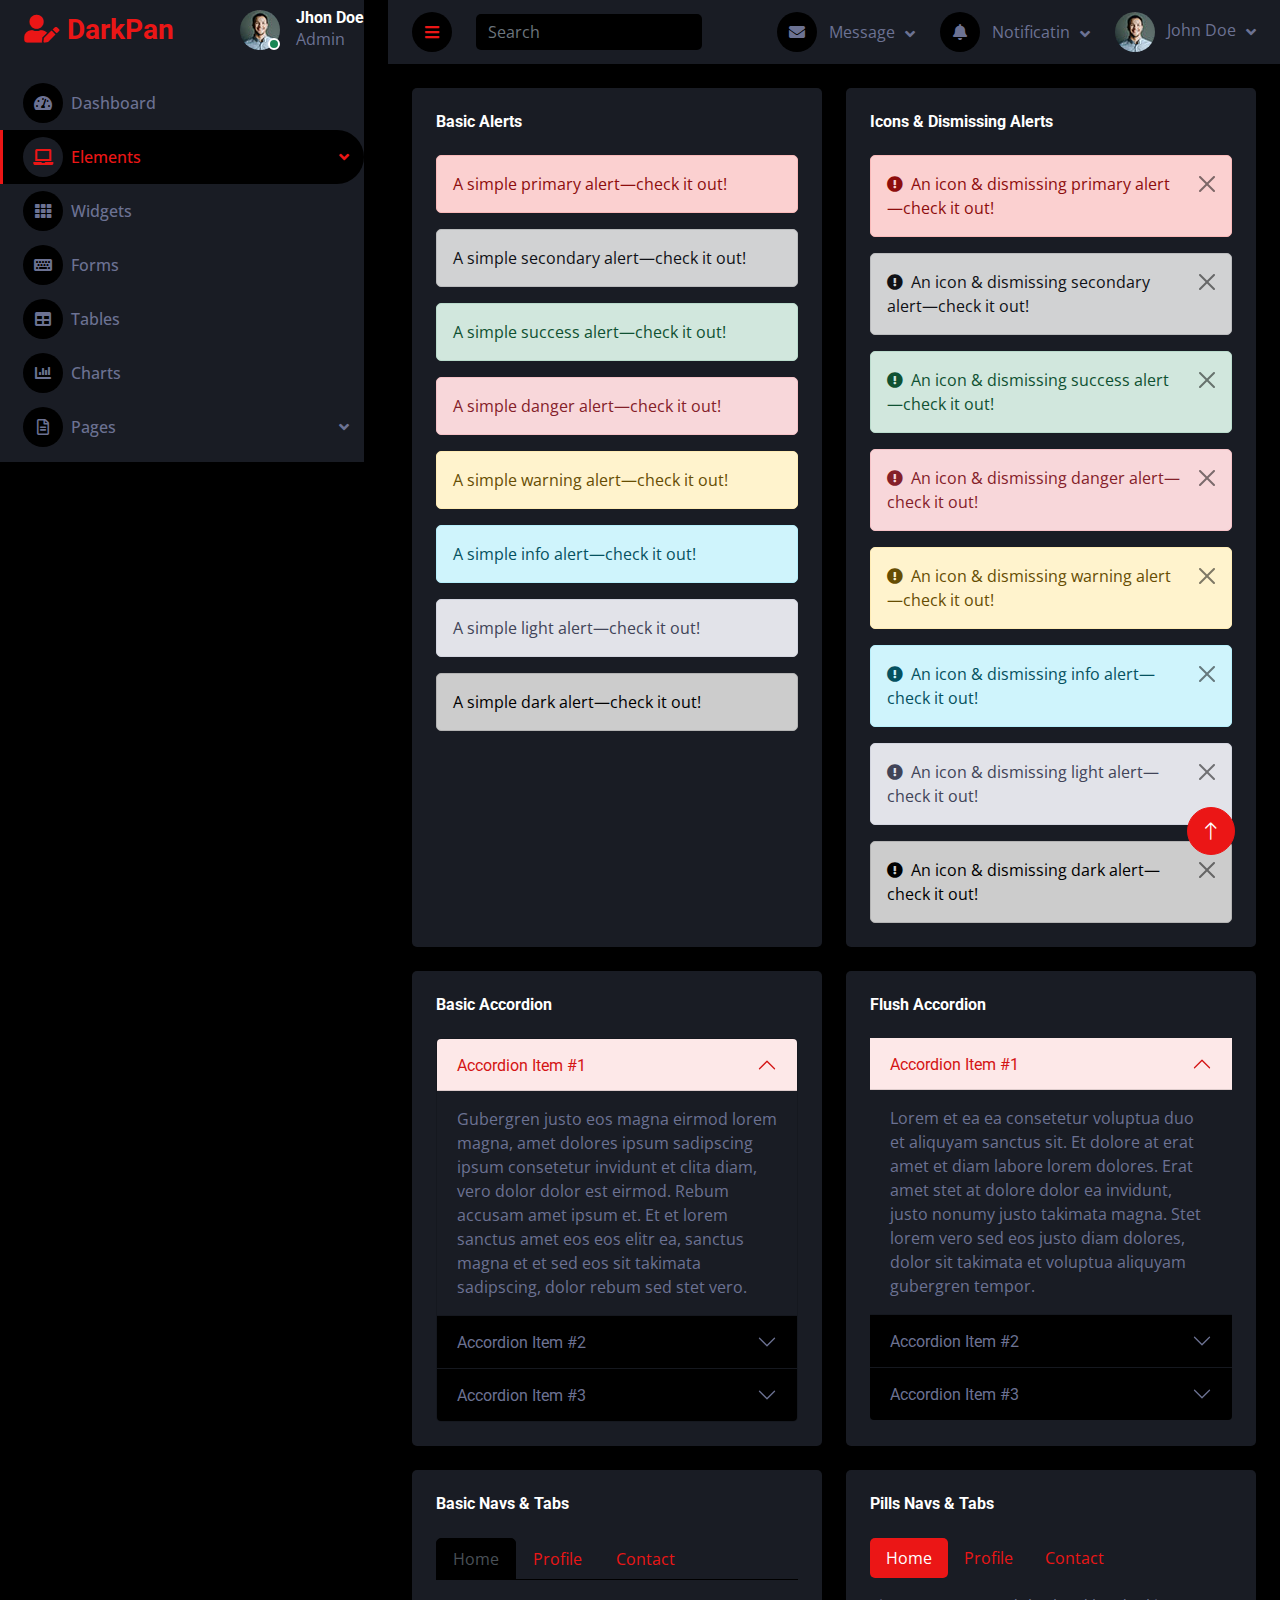
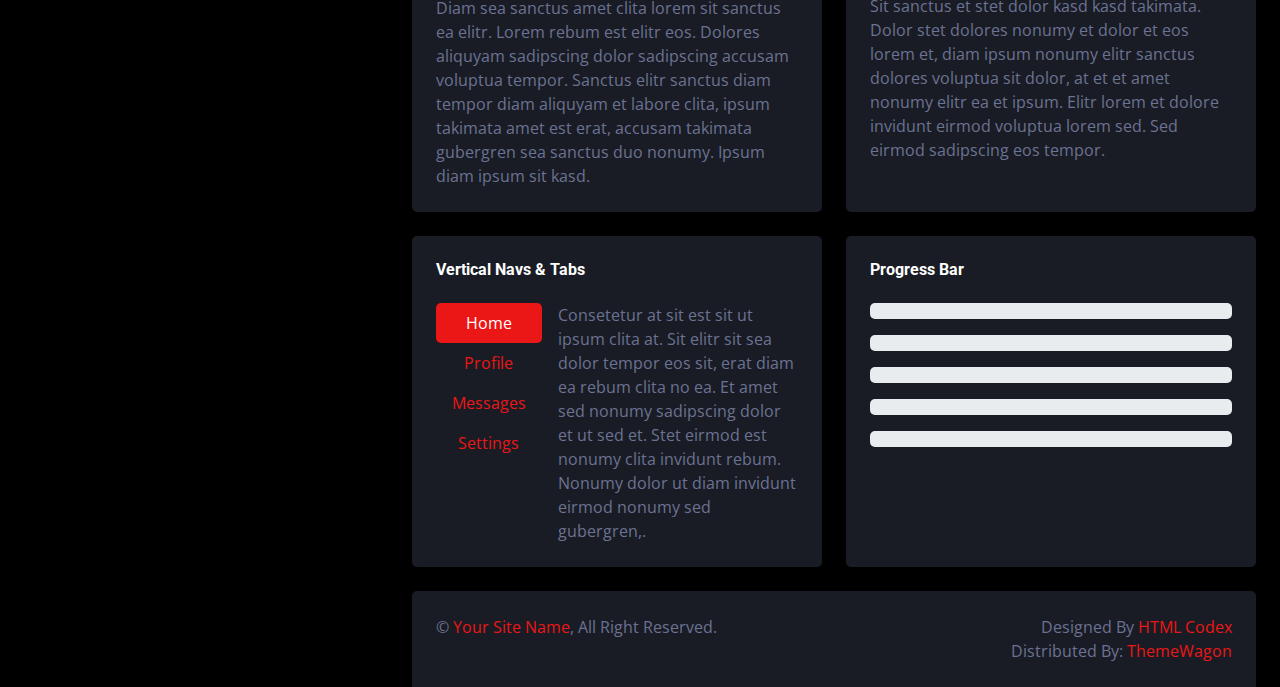
<file: darkpan-1.0.0/element.html>
<!DOCTYPE html>
<html lang="en">

<head>
    <meta charset="utf-8">
    <title>DarkPan - Bootstrap 5 Admin Template</title>
    <meta content="width=device-width, initial-scale=1.0" name="viewport">
    <meta content="" name="keywords">
    <meta content="" name="description">

    <!-- Favicon -->
    <link href="img/favicon.ico" rel="icon">

    <!-- Google Web Fonts -->
    <link rel="preconnect" href="https://fonts.googleapis.com">
    <link rel="preconnect" href="https://fonts.gstatic.com" crossorigin>
    <link href="https://fonts.googleapis.com/css2?family=Open+Sans:wght@400;600&family=Roboto:wght@500;700&display=swap" rel="stylesheet"> 
    
    <!-- Icon Font Stylesheet -->
    <link href="https://cdnjs.cloudflare.com/ajax/libs/font-awesome/5.10.0/css/all.min.css" rel="stylesheet">
    <link href="https://cdn.jsdelivr.net/npm/bootstrap-icons@1.4.1/font/bootstrap-icons.css" rel="stylesheet">

    <!-- Libraries Stylesheet -->
    <link href="lib/owlcarousel/assets/owl.carousel.min.css" rel="stylesheet">
    <link href="lib/tempusdominus/css/tempusdominus-bootstrap-4.min.css" rel="stylesheet" />

    <!-- Customized Bootstrap Stylesheet -->
    <link href="css/bootstrap.min.css" rel="stylesheet">

    <!-- Template Stylesheet -->
    <link href="css/style.css" rel="stylesheet">
</head>

<body>
    <div class="container-fluid position-relative d-flex p-0">
        <!-- Spinner Start -->
        <div id="spinner" class="show bg-dark position-fixed translate-middle w-100 vh-100 top-50 start-50 d-flex align-items-center justify-content-center">
            <div class="spinner-border text-primary" style="width: 3rem; height: 3rem;" role="status">
                <span class="sr-only">Loading...</span>
            </div>
        </div>
        <!-- Spinner End -->


        <!-- Sidebar Start -->
        <div class="sidebar pe-4 pb-3">
            <nav class="navbar bg-secondary navbar-dark">
                <a href="index.html" class="navbar-brand mx-4 mb-3">
                    <h3 class="text-primary"><i class="fa fa-user-edit me-2"></i>DarkPan</h3>
                </a>
                <div class="d-flex align-items-center ms-4 mb-4">
                    <div class="position-relative">
                        <img class="rounded-circle" src="img/user.jpg" alt="" style="width: 40px; height: 40px;">
                        <div class="bg-success rounded-circle border border-2 border-white position-absolute end-0 bottom-0 p-1"></div>
                    </div>
                    <div class="ms-3">
                        <h6 class="mb-0">Jhon Doe</h6>
                        <span>Admin</span>
                    </div>
                </div>
                <div class="navbar-nav w-100">
                    <a href="index.html" class="nav-item nav-link"><i class="fa fa-tachometer-alt me-2"></i>Dashboard</a>
                    <div class="nav-item dropdown">
                        <a href="#" class="nav-link dropdown-toggle active" data-bs-toggle="dropdown"><i class="fa fa-laptop me-2"></i>Elements</a>
                        <div class="dropdown-menu bg-transparent border-0">
                            <a href="button.html" class="dropdown-item">Buttons</a>
                            <a href="typography.html" class="dropdown-item">Typography</a>
                            <a href="element.html" class="dropdown-item active">Other Elements</a>
                        </div>
                    </div>
                    <a href="widget.html" class="nav-item nav-link"><i class="fa fa-th me-2"></i>Widgets</a>
                    <a href="form.html" class="nav-item nav-link"><i class="fa fa-keyboard me-2"></i>Forms</a>
                    <a href="table.html" class="nav-item nav-link"><i class="fa fa-table me-2"></i>Tables</a>
                    <a href="chart.html" class="nav-item nav-link"><i class="fa fa-chart-bar me-2"></i>Charts</a>
                    <div class="nav-item dropdown">
                        <a href="#" class="nav-link dropdown-toggle" data-bs-toggle="dropdown"><i class="far fa-file-alt me-2"></i>Pages</a>
                        <div class="dropdown-menu bg-transparent border-0">
                            <a href="signin.html" class="dropdown-item">Sign In</a>
                            <a href="signup.html" class="dropdown-item">Sign Up</a>
                            <a href="404.html" class="dropdown-item">404 Error</a>
                            <a href="blank.html" class="dropdown-item">Blank Page</a>
                        </div>
                    </div>
                </div>
            </nav>
        </div>
        <!-- Sidebar End -->


        <!-- Content Start -->
        <div class="content">
            <!-- Navbar Start -->
            <nav class="navbar navbar-expand bg-secondary navbar-dark sticky-top px-4 py-0">
                <a href="index.html" class="navbar-brand d-flex d-lg-none me-4">
                    <h2 class="text-primary mb-0"><i class="fa fa-user-edit"></i></h2>
                </a>
                <a href="#" class="sidebar-toggler flex-shrink-0">
                    <i class="fa fa-bars"></i>
                </a>
                <form class="d-none d-md-flex ms-4">
                    <input class="form-control bg-dark border-0" type="search" placeholder="Search">
                </form>
                <div class="navbar-nav align-items-center ms-auto">
                    <div class="nav-item dropdown">
                        <a href="#" class="nav-link dropdown-toggle" data-bs-toggle="dropdown">
                            <i class="fa fa-envelope me-lg-2"></i>
                            <span class="d-none d-lg-inline-flex">Message</span>
                        </a>
                        <div class="dropdown-menu dropdown-menu-end bg-secondary border-0 rounded-0 rounded-bottom m-0">
                            <a href="#" class="dropdown-item">
                                <div class="d-flex align-items-center">
                                    <img class="rounded-circle" src="img/user.jpg" alt="" style="width: 40px; height: 40px;">
                                    <div class="ms-2">
                                        <h6 class="fw-normal mb-0">Jhon send you a message</h6>
                                        <small>15 minutes ago</small>
                                    </div>
                                </div>
                            </a>
                            <hr class="dropdown-divider">
                            <a href="#" class="dropdown-item">
                                <div class="d-flex align-items-center">
                                    <img class="rounded-circle" src="img/user.jpg" alt="" style="width: 40px; height: 40px;">
                                    <div class="ms-2">
                                        <h6 class="fw-normal mb-0">Jhon send you a message</h6>
                                        <small>15 minutes ago</small>
                                    </div>
                                </div>
                            </a>
                            <hr class="dropdown-divider">
                            <a href="#" class="dropdown-item">
                                <div class="d-flex align-items-center">
                                    <img class="rounded-circle" src="img/user.jpg" alt="" style="width: 40px; height: 40px;">
                                    <div class="ms-2">
                                        <h6 class="fw-normal mb-0">Jhon send you a message</h6>
                                        <small>15 minutes ago</small>
                                    </div>
                                </div>
                            </a>
                            <hr class="dropdown-divider">
                            <a href="#" class="dropdown-item text-center">See all message</a>
                        </div>
                    </div>
                    <div class="nav-item dropdown">
                        <a href="#" class="nav-link dropdown-toggle" data-bs-toggle="dropdown">
                            <i class="fa fa-bell me-lg-2"></i>
                            <span class="d-none d-lg-inline-flex">Notificatin</span>
                        </a>
                        <div class="dropdown-menu dropdown-menu-end bg-secondary border-0 rounded-0 rounded-bottom m-0">
                            <a href="#" class="dropdown-item">
                                <h6 class="fw-normal mb-0">Profile updated</h6>
                                <small>15 minutes ago</small>
                            </a>
                            <hr class="dropdown-divider">
                            <a href="#" class="dropdown-item">
                                <h6 class="fw-normal mb-0">New user added</h6>
                                <small>15 minutes ago</small>
                            </a>
                            <hr class="dropdown-divider">
                            <a href="#" class="dropdown-item">
                                <h6 class="fw-normal mb-0">Password changed</h6>
                                <small>15 minutes ago</small>
                            </a>
                            <hr class="dropdown-divider">
                            <a href="#" class="dropdown-item text-center">See all notifications</a>
                        </div>
                    </div>
                    <div class="nav-item dropdown">
                        <a href="#" class="nav-link dropdown-toggle" data-bs-toggle="dropdown">
                            <img class="rounded-circle me-lg-2" src="img/user.jpg" alt="" style="width: 40px; height: 40px;">
                            <span class="d-none d-lg-inline-flex">John Doe</span>
                        </a>
                        <div class="dropdown-menu dropdown-menu-end bg-secondary border-0 rounded-0 rounded-bottom m-0">
                            <a href="#" class="dropdown-item">My Profile</a>
                            <a href="#" class="dropdown-item">Settings</a>
                            <a href="#" class="dropdown-item">Log Out</a>
                        </div>
                    </div>
                </div>
            </nav>
            <!-- Navbar End -->


            <!-- Other Elements Start -->
            <div class="container-fluid pt-4 px-4">
                <div class="row g-4">
                    <div class="col-sm-12 col-xl-6">
                        <div class="bg-secondary rounded h-100 p-4">
                            <h6 class="mb-4">Basic Alerts</h6>
                            <div class="alert alert-primary" role="alert">
                                A simple primary alert—check it out!
                            </div>
                            <div class="alert alert-secondary" role="alert">
                                A simple secondary alert—check it out!
                            </div>
                            <div class="alert alert-success" role="alert">
                                A simple success alert—check it out!
                            </div>
                            <div class="alert alert-danger" role="alert">
                                A simple danger alert—check it out!
                            </div>
                            <div class="alert alert-warning" role="alert">
                                A simple warning alert—check it out!
                            </div>
                            <div class="alert alert-info" role="alert">
                                A simple info alert—check it out!
                            </div>
                            <div class="alert alert-light" role="alert">
                                A simple light alert—check it out!
                            </div>
                            <div class="alert alert-dark mb-0" role="alert">
                                A simple dark alert—check it out!
                            </div>
                        </div>
                    </div>
                    <div class="col-sm-12 col-xl-6">
                        <div class="bg-secondary rounded h-100 p-4">
                            <h6 class="mb-4">Icons & Dismissing Alerts</h6>
                            <div class="alert alert-primary alert-dismissible fade show" role="alert">
                                <i class="fa fa-exclamation-circle me-2"></i>An icon & dismissing primary alert—check it out!
                                <button type="button" class="btn-close" data-bs-dismiss="alert" aria-label="Close"></button>
                            </div>
                            <div class="alert alert-secondary alert-dismissible fade show" role="alert">
                                <i class="fa fa-exclamation-circle me-2"></i>An icon & dismissing secondary alert—check it out!
                                <button type="button" class="btn-close" data-bs-dismiss="alert" aria-label="Close"></button>
                            </div>
                            <div class="alert alert-success alert-dismissible fade show" role="alert">
                                <i class="fa fa-exclamation-circle me-2"></i>An icon & dismissing success alert—check it out!
                                <button type="button" class="btn-close" data-bs-dismiss="alert" aria-label="Close"></button>
                            </div>
                            <div class="alert alert-danger alert-dismissible fade show" role="alert">
                                <i class="fa fa-exclamation-circle me-2"></i>An icon & dismissing danger alert—check it out!
                                <button type="button" class="btn-close" data-bs-dismiss="alert" aria-label="Close"></button>
                            </div>
                            <div class="alert alert-warning alert-dismissible fade show" role="alert">
                                <i class="fa fa-exclamation-circle me-2"></i>An icon & dismissing warning alert—check it out!
                                <button type="button" class="btn-close" data-bs-dismiss="alert" aria-label="Close"></button>
                            </div>
                            <div class="alert alert-info alert-dismissible fade show" role="alert">
                                <i class="fa fa-exclamation-circle me-2"></i>An icon & dismissing info alert—check it out!
                                <button type="button" class="btn-close" data-bs-dismiss="alert" aria-label="Close"></button>
                            </div>
                            <div class="alert alert-light alert-dismissible fade show" role="alert">
                                <i class="fa fa-exclamation-circle me-2"></i>An icon & dismissing light alert—check it out!
                                <button type="button" class="btn-close" data-bs-dismiss="alert" aria-label="Close"></button>
                            </div>
                            <div class="alert alert-dark alert-dismissible fade show mb-0" role="alert">
                                <i class="fa fa-exclamation-circle me-2"></i>An icon & dismissing dark alert—check it out!
                                <button type="button" class="btn-close" data-bs-dismiss="alert" aria-label="Close"></button>
                            </div>
                        </div>
                    </div>
                    <div class="col-sm-12 col-xl-6">
                        <div class="bg-secondary rounded h-100 p-4">
                            <h6 class="mb-4">Basic Accordion</h6>
                            <div class="accordion" id="accordionExample">
                                <div class="accordion-item bg-transparent">
                                    <h2 class="accordion-header" id="headingOne">
                                        <button class="accordion-button" type="button" data-bs-toggle="collapse"
                                            data-bs-target="#collapseOne" aria-expanded="true"
                                            aria-controls="collapseOne">
                                            Accordion Item #1
                                        </button>
                                    </h2>
                                    <div id="collapseOne" class="accordion-collapse collapse show"
                                        aria-labelledby="headingOne" data-bs-parent="#accordionExample">
                                        <div class="accordion-body">
                                            Gubergren justo eos magna eirmod lorem magna, amet dolores ipsum sadipscing ipsum consetetur invidunt et clita diam, vero dolor dolor est eirmod. Rebum accusam amet ipsum et. Et et lorem sanctus amet eos eos elitr ea, sanctus magna et et sed eos sit takimata sadipscing, dolor rebum sed stet vero.
                                        </div>
                                    </div>
                                </div>
                                <div class="accordion-item bg-transparent">
                                    <h2 class="accordion-header" id="headingTwo">
                                        <button class="accordion-button collapsed" type="button"
                                            data-bs-toggle="collapse" data-bs-target="#collapseTwo"
                                            aria-expanded="false" aria-controls="collapseTwo">
                                            Accordion Item #2
                                        </button>
                                    </h2>
                                    <div id="collapseTwo" class="accordion-collapse collapse"
                                        aria-labelledby="headingTwo" data-bs-parent="#accordionExample">
                                        <div class="accordion-body">
                                            Voluptua sit dolores consetetur ea et diam est et takimata. Et erat sadipscing dolores et stet diam ut ut diam, sit aliquyam no magna et dolore lorem dolor sit. Lorem lorem sed sed duo, eirmod sit diam ipsum sit erat, lorem sit dolor diam amet ea aliquyam tempor rebum invidunt,.
                                        </div>
                                    </div>
                                </div>
                                <div class="accordion-item bg-transparent">
                                    <h2 class="accordion-header" id="headingThree">
                                        <button class="accordion-button collapsed" type="button"
                                            data-bs-toggle="collapse" data-bs-target="#collapseThree"
                                            aria-expanded="false" aria-controls="collapseThree">
                                            Accordion Item #3
                                        </button>
                                    </h2>
                                    <div id="collapseThree" class="accordion-collapse collapse"
                                        aria-labelledby="headingThree" data-bs-parent="#accordionExample">
                                        <div class="accordion-body">
                                            Dolore eos dolor tempor justo sea eos amet eos kasd dolor, et diam tempor lorem dolores vero. Stet dolore gubergren nonumy diam. Consetetur sit takimata magna invidunt, dolore sea amet consetetur ea et rebum, invidunt et amet sit sea. Dolor eirmod sed magna sadipscing sadipscing lorem lorem sed, sit lorem.
                                        </div>
                                    </div>
                                </div>
                            </div>
                        </div>
                    </div>
                    <div class="col-sm-12 col-xl-6">
                        <div class="bg-secondary rounded h-100 p-4">
                            <h6 class="mb-4">Flush Accordion</h6>
                            <div class="accordion accordion-flush" id="accordionFlushExample">
                                <div class="accordion-item bg-transparent">
                                    <h2 class="accordion-header" id="flush-headingOne">
                                        <button class="accordion-button" type="button"
                                            data-bs-toggle="collapse" data-bs-target="#flush-collapseOne"
                                            aria-expanded="true" aria-controls="flush-collapseOne">
                                            Accordion Item #1
                                        </button>
                                    </h2>
                                    <div id="flush-collapseOne" class="accordion-collapse collapse show"
                                        aria-labelledby="flush-headingOne" data-bs-parent="#accordionFlushExample">
                                        <div class="accordion-body">
                                            Lorem et ea ea consetetur voluptua duo et aliquyam sanctus sit. Et dolore at erat amet et diam labore lorem dolores. Erat amet stet at dolore dolor ea invidunt, justo nonumy justo takimata magna. Stet lorem vero sed eos justo diam dolores, dolor sit takimata et voluptua aliquyam gubergren tempor.
                                        </div>
                                    </div>
                                </div>
                                <div class="accordion-item bg-transparent">
                                    <h2 class="accordion-header" id="flush-headingTwo">
                                        <button class="accordion-button collapsed" type="button"
                                            data-bs-toggle="collapse" data-bs-target="#flush-collapseTwo"
                                            aria-expanded="false" aria-controls="flush-collapseTwo">
                                            Accordion Item #2
                                        </button>
                                    </h2>
                                    <div id="flush-collapseTwo" class="accordion-collapse collapse"
                                        aria-labelledby="flush-headingTwo" data-bs-parent="#accordionFlushExample">
                                        <div class="accordion-body">
                                            Sea diam dolore aliquyam aliquyam diam et consetetur et. Accusam amet no invidunt invidunt et consetetur, magna ut nonumy kasd erat tempor dolor et. Diam magna dolor sed amet duo dolores magna vero. Amet sit sadipscing ea diam clita lorem sit. Vero et et et tempor diam. Ipsum eirmod sit.
                                        </div>
                                    </div>
                                </div>
                                <div class="accordion-item bg-transparent">
                                    <h2 class="accordion-header" id="flush-headingThree">
                                        <button class="accordion-button collapsed" type="button"
                                            data-bs-toggle="collapse" data-bs-target="#flush-collapseThree"
                                            aria-expanded="false" aria-controls="flush-collapseThree">
                                            Accordion Item #3
                                        </button>
                                    </h2>
                                    <div id="flush-collapseThree" class="accordion-collapse collapse"
                                        aria-labelledby="flush-headingThree" data-bs-parent="#accordionFlushExample">
                                        <div class="accordion-body">
                                            Sea sea sit sanctus magna gubergren kasd, magna justo ea lorem lorem. Elitr aliquyam ipsum clita consetetur duo at nonumy invidunt, invidunt eos dolore vero sit amet amet magna tempor clita, takimata diam justo stet erat et vero erat. Sit ipsum eirmod sea ut vero dolores sea clita nonumy, no.
                                        </div>
                                    </div>
                                </div>
                            </div>
                        </div>
                    </div>
                    <div class="col-sm-12 col-xl-6">
                        <div class="bg-secondary rounded h-100 p-4">
                            <h6 class="mb-4">Basic Navs & Tabs</h6>
                            <nav>
                                <div class="nav nav-tabs" id="nav-tab" role="tablist">
                                    <button class="nav-link active" id="nav-home-tab" data-bs-toggle="tab"
                                        data-bs-target="#nav-home" type="button" role="tab" aria-controls="nav-home"
                                        aria-selected="true">Home</button>
                                    <button class="nav-link" id="nav-profile-tab" data-bs-toggle="tab"
                                        data-bs-target="#nav-profile" type="button" role="tab"
                                        aria-controls="nav-profile" aria-selected="false">Profile</button>
                                    <button class="nav-link" id="nav-contact-tab" data-bs-toggle="tab"
                                        data-bs-target="#nav-contact" type="button" role="tab"
                                        aria-controls="nav-contact" aria-selected="false">Contact</button>
                                </div>
                            </nav>
                            <div class="tab-content pt-3" id="nav-tabContent">
                                <div class="tab-pane fade show active" id="nav-home" role="tabpanel" aria-labelledby="nav-home-tab">
                                    Diam sea sanctus amet clita lorem sit sanctus ea elitr. Lorem rebum est elitr eos. Dolores aliquyam sadipscing dolor sadipscing accusam voluptua tempor. Sanctus elitr sanctus diam tempor diam aliquyam et labore clita, ipsum takimata amet est erat, accusam takimata gubergren sea sanctus duo nonumy. Ipsum diam ipsum sit kasd.
                                </div>
                                <div class="tab-pane fade" id="nav-profile" role="tabpanel" aria-labelledby="nav-profile-tab">
                                    Sanctus vero sit kasd sea gubergren takimata consetetur elitr elitr, consetetur sadipscing takimata ipsum dolores. Accusam duo accusam et labore ea elitr ipsum tempor sit, dolore aliquyam ipsum sit amet sit. Et dolore ipsum labore invidunt rebum. Sed dolore gubergren sanctus vero diam lorem rebum elitr, erat diam dolor clita.
                                </div>
                                <div class="tab-pane fade" id="nav-contact" role="tabpanel" aria-labelledby="nav-contact-tab">
                                    Sit consetetur eirmod lorem ea magna sadipscing ipsum elitr invidunt, dolores lorem erat ipsum ut aliquyam eos lorem sed. Nonumy aliquyam ea justo eos dolores dolores duo dolores. Aliquyam dolor sea dolores sit takimata no erat vero. At lorem justo tempor lorem duo, stet kasd aliquyam ipsum voluptua labore at.
                                </div>
                            </div>
                        </div>
                    </div>
                    <div class="col-sm-12 col-xl-6">
                        <div class="bg-secondary rounded h-100 p-4">
                            <h6 class="mb-4">Pills Navs & Tabs</h6>
                            <ul class="nav nav-pills mb-3" id="pills-tab" role="tablist">
                                <li class="nav-item" role="presentation">
                                    <button class="nav-link active" id="pills-home-tab" data-bs-toggle="pill"
                                        data-bs-target="#pills-home" type="button" role="tab" aria-controls="pills-home"
                                        aria-selected="true">Home</button>
                                </li>
                                <li class="nav-item" role="presentation">
                                    <button class="nav-link" id="pills-profile-tab" data-bs-toggle="pill"
                                        data-bs-target="#pills-profile" type="button" role="tab"
                                        aria-controls="pills-profile" aria-selected="false">Profile</button>
                                </li>
                                <li class="nav-item" role="presentation">
                                    <button class="nav-link" id="pills-contact-tab" data-bs-toggle="pill"
                                        data-bs-target="#pills-contact" type="button" role="tab"
                                        aria-controls="pills-contact" aria-selected="false">Contact</button>
                                </li>
                            </ul>
                            <div class="tab-content" id="pills-tabContent">
                                <div class="tab-pane fade show active" id="pills-home" role="tabpanel" aria-labelledby="pills-home-tab">
                                    Sit sanctus et stet dolor kasd kasd takimata. Dolor stet dolores nonumy et dolor et eos lorem et, diam ipsum nonumy elitr sanctus dolores voluptua sit dolor, at et et amet nonumy elitr ea et ipsum. Elitr lorem et dolore invidunt eirmod voluptua lorem sed. Sed eirmod sadipscing eos tempor.
                                </div>
                                <div class="tab-pane fade" id="pills-profile" role="tabpanel" aria-labelledby="pills-profile-tab">
                                    Invidunt rebum voluptua lorem eirmod dolore. Amet no sed sanctus lorem ea. Nonumy sit stet sit magna. Rebum rebum ipsum clita erat consetetur, sit dolor sit clita et amet. Est et clita dolore takimata, sea dolores tempor erat consetetur lorem. Consetetur sea sadipscing dolor et dolores et stet, tempor elitr.
                                </div>
                                <div class="tab-pane fade" id="pills-contact" role="tabpanel" aria-labelledby="pills-contact-tab">
                                    Et diam et est sed vero ipsum voluptua dolor et, sit eos justo ipsum no ipsum amet sed aliquyam dolore, ut ipsum sanctus et consetetur. Sit ea sit clita lorem ea gubergren. Et dolore vero sanctus voluptua ipsum sadipscing amet at. Et sed dolore voluptua dolor eos tempor, erat amet.
                                </div>
                            </div>
                        </div>
                    </div>
                    <div class="col-sm-12 col-xl-6">
                        <div class="bg-secondary rounded h-100 p-4">
                            <h6 class="mb-4">Vertical Navs & Tabs</h6>
                            <div class="d-flex align-items-start">
                                <div class="nav flex-column nav-pills me-3" id="v-pills-tab" role="tablist"
                                    aria-orientation="vertical">
                                    <button class="nav-link active" id="v-pills-home-tab" data-bs-toggle="pill"
                                        data-bs-target="#v-pills-home" type="button" role="tab"
                                        aria-controls="v-pills-home" aria-selected="true">Home</button>
                                    <button class="nav-link" id="v-pills-profile-tab" data-bs-toggle="pill"
                                        data-bs-target="#v-pills-profile" type="button" role="tab"
                                        aria-controls="v-pills-profile" aria-selected="false">Profile</button>
                                    <button class="nav-link" id="v-pills-messages-tab" data-bs-toggle="pill"
                                        data-bs-target="#v-pills-messages" type="button" role="tab"
                                        aria-controls="v-pills-messages" aria-selected="false">Messages</button>
                                    <button class="nav-link" id="v-pills-settings-tab" data-bs-toggle="pill"
                                        data-bs-target="#v-pills-settings" type="button" role="tab"
                                        aria-controls="v-pills-settings" aria-selected="false">Settings</button>
                                </div>
                                <div class="tab-content" id="v-pills-tabContent">
                                    <div class="tab-pane fade show active" id="v-pills-home" role="tabpanel" aria-labelledby="v-pills-home-tab">
                                        Consetetur at sit est sit ut ipsum clita at. Sit elitr sit sea dolor tempor eos sit, erat diam ea rebum clita no ea. Et amet sed nonumy sadipscing dolor et ut sed et. Stet eirmod est nonumy clita invidunt rebum. Nonumy dolor ut diam invidunt eirmod nonumy sed gubergren,.
                                    </div>
                                    <div class="tab-pane fade" id="v-pills-profile" role="tabpanel" aria-labelledby="v-pills-profile-tab">
                                        Tempor et kasd accusam duo et dolor no accusam dolore, dolor sed voluptua duo no, sit et stet lorem dolor ipsum tempor consetetur vero, consetetur est eos sit eirmod erat diam accusam sadipscing sit. Takimata erat ea eirmod tempor elitr dolore sadipscing kasd justo, elitr tempor sed eos sadipscing magna.
                                    </div>
                                    <div class="tab-pane fade" id="v-pills-messages" role="tabpanel" aria-labelledby="v-pills-messages-tab">
                                        Sed kasd kasd ea clita sed lorem amet tempor est voluptua, labore stet dolores gubergren clita lorem sed nonumy at. Dolores et ut erat voluptua. Est voluptua stet accusam rebum, elitr amet sit takimata sea eirmod. Sanctus elitr amet sit dolore sea stet et ut. Dolor et sanctus elitr ut.
                                    </div>
                                    <div class="tab-pane fade" id="v-pills-settings" role="tabpanel" aria-labelledby="v-pills-settings-tab">
                                        Sit et vero kasd sea et at, aliquyam takimata et et est, labore et takimata sed ut stet sanctus, nonumy dolor invidunt sit labore et, amet et dolor sit dolor tempor et dolor ipsum nonumy, accusam clita sadipscing ut et labore labore est, dolore accusam vero at est sit. Invidunt.
                                    </div>
                                </div>
                            </div>
                        </div>
                    </div>
                    <div class="col-sm-12 col-xl-6">
                        <div class="bg-secondary rounded h-100 p-4">
                            <h6 class="mb-4">Progress Bar</h6>
                            <div class="pg-bar mb-3">
                                <div class="progress">
                                    <div class="progress-bar progress-bar-striped" role="progressbar" aria-valuenow="10" aria-valuemin="0" aria-valuemax="100"></div>
                                </div>
                            </div>
                            <div class="pg-bar mb-3">
                                <div class="progress">
                                    <div class="progress-bar progress-bar-striped bg-success" role="progressbar" aria-valuenow="25" aria-valuemin="0" aria-valuemax="100"></div>
                                </div>
                            </div>
                            <div class="pg-bar mb-3">
                                <div class="progress">
                                    <div class="progress-bar progress-bar-striped bg-info" role="progressbar" aria-valuenow="50" aria-valuemin="0" aria-valuemax="100"></div>
                                </div>
                            </div>
                            <div class="pg-bar mb-3">
                                <div class="progress">
                                    <div class="progress-bar progress-bar-striped bg-warning" role="progressbar" aria-valuenow="75" aria-valuemin="0" aria-valuemax="100"></div>
                                </div>
                            </div>
                            <div class="pg-bar mb-0">
                                <div class="progress">
                                    <div class="progress-bar progress-bar-striped bg-danger" role="progressbar" aria-valuenow="100" aria-valuemin="0" aria-valuemax="100"></div>
                                </div>
                            </div>
                        </div>
                    </div>
                </div>
            </div>
            <!-- Other Elements End -->


            <!-- Footer Start -->
            <div class="container-fluid pt-4 px-4">
                <div class="bg-secondary rounded-top p-4">
                    <div class="row">
                        <div class="col-12 col-sm-6 text-center text-sm-start">
                            &copy; <a href="#">Your Site Name</a>, All Right Reserved. 
                        </div>
                        <div class="col-12 col-sm-6 text-center text-sm-end">
                            <!--/*** This template is free as long as you keep the footer author’s credit link/attribution link/backlink. If you'd like to use the template without the footer author’s credit link/attribution link/backlink, you can purchase the Credit Removal License from "https://htmlcodex.com/credit-removal". Thank you for your support. ***/-->
                            Designed By <a href="https://htmlcodex.com">HTML Codex</a>
                            <br>Distributed By: <a href="https://themewagon.com" target="_blank">ThemeWagon</a>
                        </div>
                    </div>
                </div>
            </div>
            <!-- Footer End -->
        </div>
        <!-- Content End -->


        <!-- Back to Top -->
        <a href="#" class="btn btn-lg btn-primary btn-lg-square back-to-top"><i class="bi bi-arrow-up"></i></a>
    </div>

    <!-- JavaScript Libraries -->
    <script src="https://code.jquery.com/jquery-3.4.1.min.js"></script>
    <script src="https://cdn.jsdelivr.net/npm/bootstrap@5.0.0/dist/js/bootstrap.bundle.min.js"></script>
    <script src="lib/chart/chart.min.js"></script>
    <script src="lib/easing/easing.min.js"></script>
    <script src="lib/waypoints/waypoints.min.js"></script>
    <script src="lib/owlcarousel/owl.carousel.min.js"></script>
    <script src="lib/tempusdominus/js/moment.min.js"></script>
    <script src="lib/tempusdominus/js/moment-timezone.min.js"></script>
    <script src="lib/tempusdominus/js/tempusdominus-bootstrap-4.min.js"></script>

    <!-- Template Javascript -->
    <script src="js/main.js"></script>
</body>

</html>
</file>
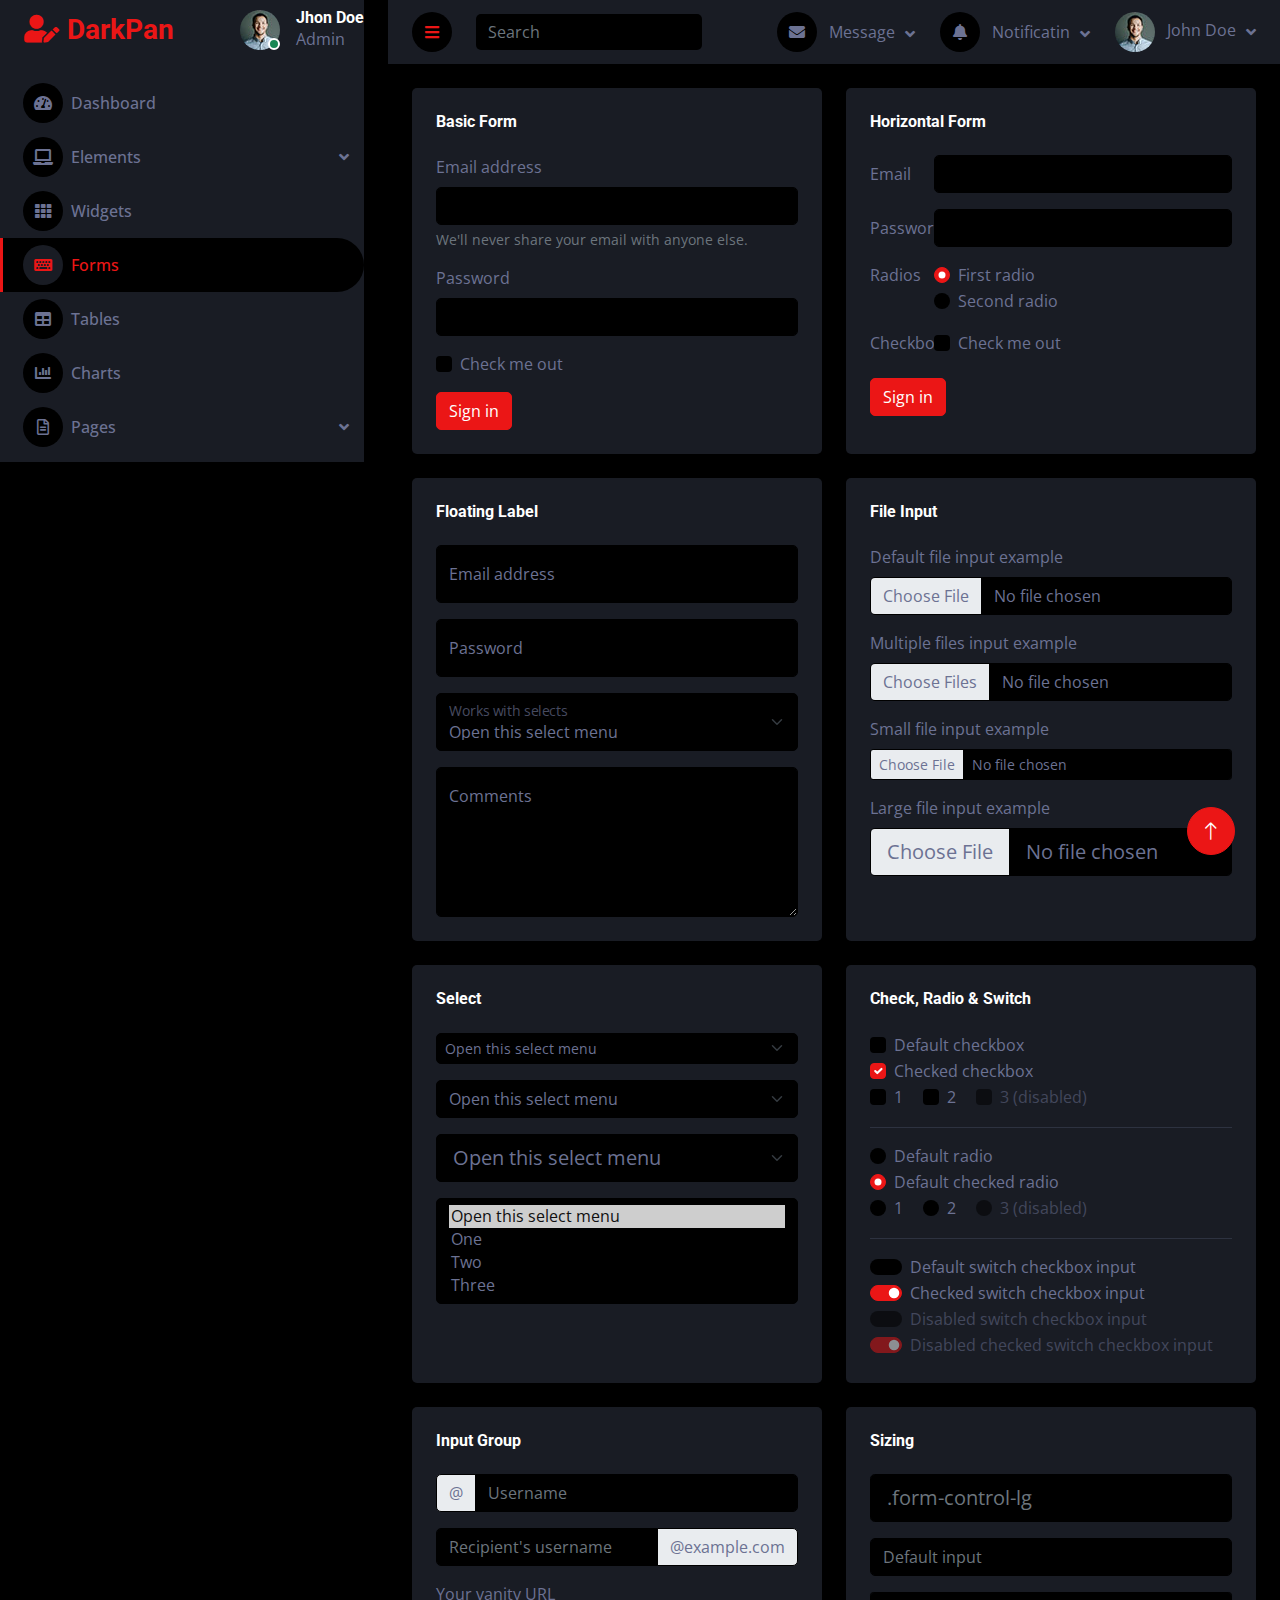
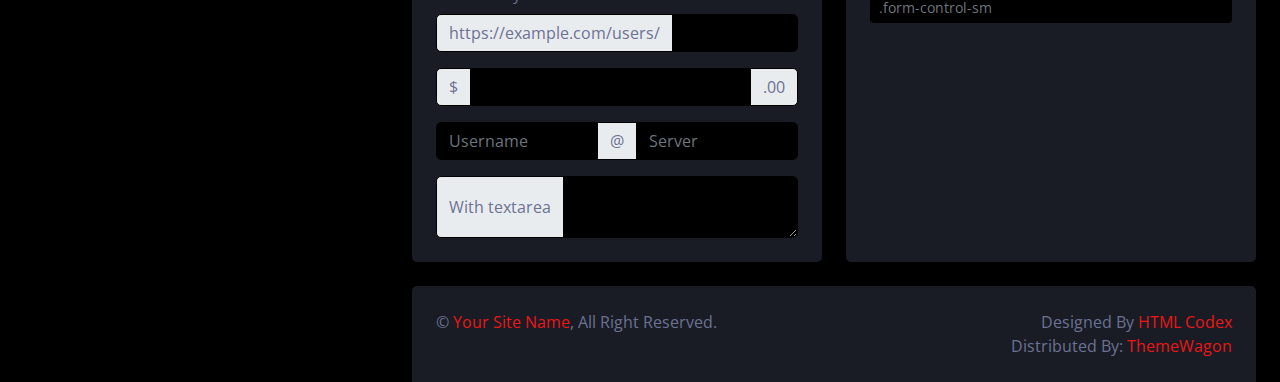
<file: darkpan-1.0.0/form.html>
<!DOCTYPE html>
<html lang="en">

<head>
    <meta charset="utf-8">
    <title>DarkPan - Bootstrap 5 Admin Template</title>
    <meta content="width=device-width, initial-scale=1.0" name="viewport">
    <meta content="" name="keywords">
    <meta content="" name="description">

    <!-- Favicon -->
    <link href="img/favicon.ico" rel="icon">

    <!-- Google Web Fonts -->
    <link rel="preconnect" href="https://fonts.googleapis.com">
    <link rel="preconnect" href="https://fonts.gstatic.com" crossorigin>
    <link href="https://fonts.googleapis.com/css2?family=Open+Sans:wght@400;600&family=Roboto:wght@500;700&display=swap" rel="stylesheet"> 
    
    <!-- Icon Font Stylesheet -->
    <link href="https://cdnjs.cloudflare.com/ajax/libs/font-awesome/5.10.0/css/all.min.css" rel="stylesheet">
    <link href="https://cdn.jsdelivr.net/npm/bootstrap-icons@1.4.1/font/bootstrap-icons.css" rel="stylesheet">

    <!-- Libraries Stylesheet -->
    <link href="lib/owlcarousel/assets/owl.carousel.min.css" rel="stylesheet">
    <link href="lib/tempusdominus/css/tempusdominus-bootstrap-4.min.css" rel="stylesheet" />

    <!-- Customized Bootstrap Stylesheet -->
    <link href="css/bootstrap.min.css" rel="stylesheet">

    <!-- Template Stylesheet -->
    <link href="css/style.css" rel="stylesheet">
</head>

<body>
    <div class="container-fluid position-relative d-flex p-0">
        <!-- Spinner Start -->
        <div id="spinner" class="show bg-dark position-fixed translate-middle w-100 vh-100 top-50 start-50 d-flex align-items-center justify-content-center">
            <div class="spinner-border text-primary" style="width: 3rem; height: 3rem;" role="status">
                <span class="sr-only">Loading...</span>
            </div>
        </div>
        <!-- Spinner End -->


        <!-- Sidebar Start -->
        <div class="sidebar pe-4 pb-3">
            <nav class="navbar bg-secondary navbar-dark">
                <a href="index.html" class="navbar-brand mx-4 mb-3">
                    <h3 class="text-primary"><i class="fa fa-user-edit me-2"></i>DarkPan</h3>
                </a>
                <div class="d-flex align-items-center ms-4 mb-4">
                    <div class="position-relative">
                        <img class="rounded-circle" src="img/user.jpg" alt="" style="width: 40px; height: 40px;">
                        <div class="bg-success rounded-circle border border-2 border-white position-absolute end-0 bottom-0 p-1"></div>
                    </div>
                    <div class="ms-3">
                        <h6 class="mb-0">Jhon Doe</h6>
                        <span>Admin</span>
                    </div>
                </div>
                <div class="navbar-nav w-100">
                    <a href="index.html" class="nav-item nav-link"><i class="fa fa-tachometer-alt me-2"></i>Dashboard</a>
                    <div class="nav-item dropdown">
                        <a href="#" class="nav-link dropdown-toggle" data-bs-toggle="dropdown"><i class="fa fa-laptop me-2"></i>Elements</a>
                        <div class="dropdown-menu bg-transparent border-0">
                            <a href="button.html" class="dropdown-item">Buttons</a>
                            <a href="typography.html" class="dropdown-item">Typography</a>
                            <a href="element.html" class="dropdown-item">Other Elements</a>
                        </div>
                    </div>
                    <a href="widget.html" class="nav-item nav-link"><i class="fa fa-th me-2"></i>Widgets</a>
                    <a href="form.html" class="nav-item nav-link active"><i class="fa fa-keyboard me-2"></i>Forms</a>
                    <a href="table.html" class="nav-item nav-link"><i class="fa fa-table me-2"></i>Tables</a>
                    <a href="chart.html" class="nav-item nav-link"><i class="fa fa-chart-bar me-2"></i>Charts</a>
                    <div class="nav-item dropdown">
                        <a href="#" class="nav-link dropdown-toggle" data-bs-toggle="dropdown"><i class="far fa-file-alt me-2"></i>Pages</a>
                        <div class="dropdown-menu bg-transparent border-0">
                            <a href="signin.html" class="dropdown-item">Sign In</a>
                            <a href="signup.html" class="dropdown-item">Sign Up</a>
                            <a href="404.html" class="dropdown-item">404 Error</a>
                            <a href="blank.html" class="dropdown-item">Blank Page</a>
                        </div>
                    </div>
                </div>
            </nav>
        </div>
        <!-- Sidebar End -->


        <!-- Content Start -->
        <div class="content">
            <!-- Navbar Start -->
            <nav class="navbar navbar-expand bg-secondary navbar-dark sticky-top px-4 py-0">
                <a href="index.html" class="navbar-brand d-flex d-lg-none me-4">
                    <h2 class="text-primary mb-0"><i class="fa fa-user-edit"></i></h2>
                </a>
                <a href="#" class="sidebar-toggler flex-shrink-0">
                    <i class="fa fa-bars"></i>
                </a>
                <form class="d-none d-md-flex ms-4">
                    <input class="form-control bg-dark border-0" type="search" placeholder="Search">
                </form>
                <div class="navbar-nav align-items-center ms-auto">
                    <div class="nav-item dropdown">
                        <a href="#" class="nav-link dropdown-toggle" data-bs-toggle="dropdown">
                            <i class="fa fa-envelope me-lg-2"></i>
                            <span class="d-none d-lg-inline-flex">Message</span>
                        </a>
                        <div class="dropdown-menu dropdown-menu-end bg-secondary border-0 rounded-0 rounded-bottom m-0">
                            <a href="#" class="dropdown-item">
                                <div class="d-flex align-items-center">
                                    <img class="rounded-circle" src="img/user.jpg" alt="" style="width: 40px; height: 40px;">
                                    <div class="ms-2">
                                        <h6 class="fw-normal mb-0">Jhon send you a message</h6>
                                        <small>15 minutes ago</small>
                                    </div>
                                </div>
                            </a>
                            <hr class="dropdown-divider">
                            <a href="#" class="dropdown-item">
                                <div class="d-flex align-items-center">
                                    <img class="rounded-circle" src="img/user.jpg" alt="" style="width: 40px; height: 40px;">
                                    <div class="ms-2">
                                        <h6 class="fw-normal mb-0">Jhon send you a message</h6>
                                        <small>15 minutes ago</small>
                                    </div>
                                </div>
                            </a>
                            <hr class="dropdown-divider">
                            <a href="#" class="dropdown-item">
                                <div class="d-flex align-items-center">
                                    <img class="rounded-circle" src="img/user.jpg" alt="" style="width: 40px; height: 40px;">
                                    <div class="ms-2">
                                        <h6 class="fw-normal mb-0">Jhon send you a message</h6>
                                        <small>15 minutes ago</small>
                                    </div>
                                </div>
                            </a>
                            <hr class="dropdown-divider">
                            <a href="#" class="dropdown-item text-center">See all message</a>
                        </div>
                    </div>
                    <div class="nav-item dropdown">
                        <a href="#" class="nav-link dropdown-toggle" data-bs-toggle="dropdown">
                            <i class="fa fa-bell me-lg-2"></i>
                            <span class="d-none d-lg-inline-flex">Notificatin</span>
                        </a>
                        <div class="dropdown-menu dropdown-menu-end bg-secondary border-0 rounded-0 rounded-bottom m-0">
                            <a href="#" class="dropdown-item">
                                <h6 class="fw-normal mb-0">Profile updated</h6>
                                <small>15 minutes ago</small>
                            </a>
                            <hr class="dropdown-divider">
                            <a href="#" class="dropdown-item">
                                <h6 class="fw-normal mb-0">New user added</h6>
                                <small>15 minutes ago</small>
                            </a>
                            <hr class="dropdown-divider">
                            <a href="#" class="dropdown-item">
                                <h6 class="fw-normal mb-0">Password changed</h6>
                                <small>15 minutes ago</small>
                            </a>
                            <hr class="dropdown-divider">
                            <a href="#" class="dropdown-item text-center">See all notifications</a>
                        </div>
                    </div>
                    <div class="nav-item dropdown">
                        <a href="#" class="nav-link dropdown-toggle" data-bs-toggle="dropdown">
                            <img class="rounded-circle me-lg-2" src="img/user.jpg" alt="" style="width: 40px; height: 40px;">
                            <span class="d-none d-lg-inline-flex">John Doe</span>
                        </a>
                        <div class="dropdown-menu dropdown-menu-end bg-secondary border-0 rounded-0 rounded-bottom m-0">
                            <a href="#" class="dropdown-item">My Profile</a>
                            <a href="#" class="dropdown-item">Settings</a>
                            <a href="#" class="dropdown-item">Log Out</a>
                        </div>
                    </div>
                </div>
            </nav>
            <!-- Navbar End -->


            <!-- Form Start -->
            <div class="container-fluid pt-4 px-4">
                <div class="row g-4">
                    <div class="col-sm-12 col-xl-6">
                        <div class="bg-secondary rounded h-100 p-4">
                            <h6 class="mb-4">Basic Form</h6>
                            <form>
                                <div class="mb-3">
                                    <label for="exampleInputEmail1" class="form-label">Email address</label>
                                    <input type="email" class="form-control" id="exampleInputEmail1"
                                        aria-describedby="emailHelp">
                                    <div id="emailHelp" class="form-text">We'll never share your email with anyone else.
                                    </div>
                                </div>
                                <div class="mb-3">
                                    <label for="exampleInputPassword1" class="form-label">Password</label>
                                    <input type="password" class="form-control" id="exampleInputPassword1">
                                </div>
                                <div class="mb-3 form-check">
                                    <input type="checkbox" class="form-check-input" id="exampleCheck1">
                                    <label class="form-check-label" for="exampleCheck1">Check me out</label>
                                </div>
                                <button type="submit" class="btn btn-primary">Sign in</button>
                            </form>
                        </div>
                    </div>
                    <div class="col-sm-12 col-xl-6">
                        <div class="bg-secondary rounded h-100 p-4">
                            <h6 class="mb-4">Horizontal Form</h6>
                            <form>
                                <div class="row mb-3">
                                    <label for="inputEmail3" class="col-sm-2 col-form-label">Email</label>
                                    <div class="col-sm-10">
                                        <input type="email" class="form-control" id="inputEmail3">
                                    </div>
                                </div>
                                <div class="row mb-3">
                                    <label for="inputPassword3" class="col-sm-2 col-form-label">Password</label>
                                    <div class="col-sm-10">
                                        <input type="password" class="form-control" id="inputPassword3">
                                    </div>
                                </div>
                                <fieldset class="row mb-3">
                                    <legend class="col-form-label col-sm-2 pt-0">Radios</legend>
                                    <div class="col-sm-10">
                                        <div class="form-check">
                                            <input class="form-check-input" type="radio" name="gridRadios"
                                                id="gridRadios1" value="option1" checked>
                                            <label class="form-check-label" for="gridRadios1">
                                                First radio
                                            </label>
                                        </div>
                                        <div class="form-check">
                                            <input class="form-check-input" type="radio" name="gridRadios"
                                                id="gridRadios2" value="option2">
                                            <label class="form-check-label" for="gridRadios2">
                                                Second radio
                                            </label>
                                        </div>
                                    </div>
                                </fieldset>
                                <div class="row mb-3">
                                    <legend class="col-form-label col-sm-2 pt-0">Checkbox</legend>
                                    <div class="col-sm-10">
                                        <div class="form-check">
                                            <input class="form-check-input" type="checkbox" id="gridCheck1">
                                            <label class="form-check-label" for="gridCheck1">
                                                Check me out
                                            </label>
                                        </div>
                                    </div>
                                </div>
                                <button type="submit" class="btn btn-primary">Sign in</button>
                            </form>
                        </div>
                    </div>
                    <div class="col-sm-12 col-xl-6">
                        <div class="bg-secondary rounded h-100 p-4">
                            <h6 class="mb-4">Floating Label</h6>
                            <div class="form-floating mb-3">
                                <input type="email" class="form-control" id="floatingInput"
                                    placeholder="name@example.com">
                                <label for="floatingInput">Email address</label>
                            </div>
                            <div class="form-floating mb-3">
                                <input type="password" class="form-control" id="floatingPassword"
                                    placeholder="Password">
                                <label for="floatingPassword">Password</label>
                            </div>
                            <div class="form-floating mb-3">
                                <select class="form-select" id="floatingSelect"
                                    aria-label="Floating label select example">
                                    <option selected>Open this select menu</option>
                                    <option value="1">One</option>
                                    <option value="2">Two</option>
                                    <option value="3">Three</option>
                                </select>
                                <label for="floatingSelect">Works with selects</label>
                            </div>
                            <div class="form-floating">
                                <textarea class="form-control" placeholder="Leave a comment here"
                                    id="floatingTextarea" style="height: 150px;"></textarea>
                                <label for="floatingTextarea">Comments</label>
                            </div>
                        </div>
                    </div>
                    <div class="col-sm-12 col-xl-6">
                        <div class="bg-secondary rounded h-100 p-4">
                            <h6 class="mb-4">File Input</h6>
                            <div class="mb-3">
                                <label for="formFile" class="form-label">Default file input example</label>
                                <input class="form-control bg-dark" type="file" id="formFile">
                            </div>
                            <div class="mb-3">
                                <label for="formFileMultiple" class="form-label">Multiple files input example</label>
                                <input class="form-control bg-dark" type="file" id="formFileMultiple" multiple>
                            </div>
                            <div class="mb-3">
                                <label for="formFileSm" class="form-label">Small file input example</label>
                                <input class="form-control form-control-sm bg-dark" id="formFileSm" type="file">
                            </div>
                            <div>
                                <label for="formFileLg" class="form-label">Large file input example</label>
                                <input class="form-control form-control-lg bg-dark" id="formFileLg" type="file">
                            </div>
                        </div>
                    </div>
                    <div class="col-sm-12 col-xl-6">
                        <div class="bg-secondary rounded h-100 p-4">
                            <h6 class="mb-4">Select</h6>
                            <select class="form-select form-select-sm mb-3" aria-label=".form-select-sm example">
                                <option selected>Open this select menu</option>
                                <option value="1">One</option>
                                <option value="2">Two</option>
                                <option value="3">Three</option>
                            </select>
                            <select class="form-select mb-3" aria-label="Default select example">
                                <option selected>Open this select menu</option>
                                <option value="1">One</option>
                                <option value="2">Two</option>
                                <option value="3">Three</option>
                            </select>
                            <select class="form-select form-select-lg mb-3" aria-label=".form-select-lg example">
                                <option selected>Open this select menu</option>
                                <option value="1">One</option>
                                <option value="2">Two</option>
                                <option value="3">Three</option>
                            </select>
                            <select class="form-select" multiple aria-label="multiple select example">
                                <option selected>Open this select menu</option>
                                <option value="1">One</option>
                                <option value="2">Two</option>
                                <option value="3">Three</option>
                            </select>
                        </div>
                    </div>
                    <div class="col-sm-12 col-xl-6">
                        <div class="bg-secondary rounded h-100 p-4">
                            <h6 class="mb-4">Check, Radio & Switch</h6>
                            <div class="form-check">
                                <input class="form-check-input" type="checkbox" value="" id="flexCheckDefault">
                                <label class="form-check-label" for="flexCheckDefault">
                                    Default checkbox
                                </label>
                            </div>
                            <div class="form-check">
                                <input class="form-check-input" type="checkbox" value="" id="flexCheckChecked" checked>
                                <label class="form-check-label" for="flexCheckChecked">
                                    Checked checkbox
                                </label>
                            </div>
                            <div class="form-check form-check-inline">
                                <input class="form-check-input" type="checkbox" id="inlineCheckbox1" value="option1">
                                <label class="form-check-label" for="inlineCheckbox1">1</label>
                            </div>
                            <div class="form-check form-check-inline">
                                <input class="form-check-input" type="checkbox" id="inlineCheckbox2" value="option2">
                                <label class="form-check-label" for="inlineCheckbox2">2</label>
                            </div>
                            <div class="form-check form-check-inline">
                                <input class="form-check-input" type="checkbox" id="inlineCheckbox3" value="option3"
                                    disabled>
                                <label class="form-check-label" for="inlineCheckbox3">3 (disabled)</label>
                            </div>
                            <hr>
                            <div class="form-check">
                                <input class="form-check-input" type="radio" name="flexRadioDefault"
                                    id="flexRadioDefault1">
                                <label class="form-check-label" for="flexRadioDefault1">
                                    Default radio
                                </label>
                            </div>
                            <div class="form-check">
                                <input class="form-check-input" type="radio" name="flexRadioDefault"
                                    id="flexRadioDefault2" checked>
                                <label class="form-check-label" for="flexRadioDefault2">
                                    Default checked radio
                                </label>
                            </div>
                            <div class="form-check form-check-inline">
                                <input class="form-check-input" type="radio" name="inlineRadioOptions" id="inlineRadio1"
                                    value="option1">
                                <label class="form-check-label" for="inlineRadio1">1</label>
                            </div>
                            <div class="form-check form-check-inline">
                                <input class="form-check-input" type="radio" name="inlineRadioOptions" id="inlineRadio2"
                                    value="option2">
                                <label class="form-check-label" for="inlineRadio2">2</label>
                            </div>
                            <div class="form-check form-check-inline">
                                <input class="form-check-input" type="radio" name="inlineRadioOptions" id="inlineRadio3"
                                    value="option3" disabled>
                                <label class="form-check-label" for="inlineRadio3">3 (disabled)</label>
                            </div>
                            <hr>
                            <div class="form-check form-switch">
                                <input class="form-check-input" type="checkbox" role="switch"
                                    id="flexSwitchCheckDefault">
                                <label class="form-check-label" for="flexSwitchCheckDefault">Default switch checkbox
                                    input</label>
                            </div>
                            <div class="form-check form-switch">
                                <input class="form-check-input" type="checkbox" role="switch"
                                    id="flexSwitchCheckChecked" checked>
                                <label class="form-check-label" for="flexSwitchCheckChecked">Checked switch checkbox
                                    input</label>
                            </div>
                            <div class="form-check form-switch">
                                <input class="form-check-input" type="checkbox" role="switch"
                                    id="flexSwitchCheckDisabled" disabled>
                                <label class="form-check-label" for="flexSwitchCheckDisabled">Disabled switch checkbox
                                    input</label>
                            </div>
                            <div class="form-check form-switch">
                                <input class="form-check-input" type="checkbox" role="switch"
                                    id="flexSwitchCheckCheckedDisabled" checked disabled>
                                <label class="form-check-label" for="flexSwitchCheckCheckedDisabled">Disabled checked
                                    switch checkbox input</label>
                            </div>
                        </div>
                    </div>
                    <div class="col-sm-12 col-xl-6">
                        <div class="bg-secondary rounded h-100 p-4">
                            <h6 class="mb-4">Input Group</h6>
                            <div class="input-group mb-3">
                                <span class="input-group-text" id="basic-addon1">@</span>
                                <input type="text" class="form-control" placeholder="Username" aria-label="Username"
                                    aria-describedby="basic-addon1">
                            </div>
                            <div class="input-group mb-3">
                                <input type="text" class="form-control" placeholder="Recipient's username"
                                    aria-label="Recipient's username" aria-describedby="basic-addon2">
                                <span class="input-group-text" id="basic-addon2">@example.com</span>
                            </div>
                            <label for="basic-url" class="form-label">Your vanity URL</label>
                            <div class="input-group mb-3">
                                <span class="input-group-text" id="basic-addon3">https://example.com/users/</span>
                                <input type="text" class="form-control" id="basic-url" aria-describedby="basic-addon3">
                            </div>
                            <div class="input-group mb-3">
                                <span class="input-group-text">$</span>
                                <input type="text" class="form-control" aria-label="Amount (to the nearest dollar)">
                                <span class="input-group-text">.00</span>
                            </div>
                            <div class="input-group mb-3">
                                <input type="text" class="form-control" placeholder="Username" aria-label="Username">
                                <span class="input-group-text">@</span>
                                <input type="text" class="form-control" placeholder="Server" aria-label="Server">
                            </div>
                            <div class="input-group">
                                <span class="input-group-text">With textarea</span>
                                <textarea class="form-control" aria-label="With textarea"></textarea>
                            </div>
                        </div>
                    </div>
                    <div class="col-sm-12 col-xl-6">
                        <div class="bg-secondary rounded h-100 p-4">
                            <h6 class="mb-4">Sizing</h6>
                            <input class="form-control form-control-lg mb-3" type="text" placeholder=".form-control-lg"
                                aria-label=".form-control-lg example">
                            <input class="form-control mb-3" type="text" placeholder="Default input"
                                aria-label="default input example">
                            <input class="form-control form-control-sm" type="text" placeholder=".form-control-sm"
                                aria-label=".form-control-sm example">
                        </div>
                    </div>
                </div>
            </div>
            <!-- Form End -->


            <!-- Footer Start -->
            <div class="container-fluid pt-4 px-4">
                <div class="bg-secondary rounded-top p-4">
                    <div class="row">
                        <div class="col-12 col-sm-6 text-center text-sm-start">
                            &copy; <a href="#">Your Site Name</a>, All Right Reserved. 
                        </div>
                        <div class="col-12 col-sm-6 text-center text-sm-end">
                            <!--/*** This template is free as long as you keep the footer author’s credit link/attribution link/backlink. If you'd like to use the template without the footer author’s credit link/attribution link/backlink, you can purchase the Credit Removal License from "https://htmlcodex.com/credit-removal". Thank you for your support. ***/-->
                            Designed By <a href="https://htmlcodex.com">HTML Codex</a>
                            <br>Distributed By: <a href="https://themewagon.com" target="_blank">ThemeWagon</a>
                        </div>
                    </div>
                </div>
            </div>
            <!-- Footer End -->
        </div>
        <!-- Content End -->


        <!-- Back to Top -->
        <a href="#" class="btn btn-lg btn-primary btn-lg-square back-to-top"><i class="bi bi-arrow-up"></i></a>
    </div>

    <!-- JavaScript Libraries -->
    <script src="https://code.jquery.com/jquery-3.4.1.min.js"></script>
    <script src="https://cdn.jsdelivr.net/npm/bootstrap@5.0.0/dist/js/bootstrap.bundle.min.js"></script>
    <script src="lib/chart/chart.min.js"></script>
    <script src="lib/easing/easing.min.js"></script>
    <script src="lib/waypoints/waypoints.min.js"></script>
    <script src="lib/owlcarousel/owl.carousel.min.js"></script>
    <script src="lib/tempusdominus/js/moment.min.js"></script>
    <script src="lib/tempusdominus/js/moment-timezone.min.js"></script>
    <script src="lib/tempusdominus/js/tempusdominus-bootstrap-4.min.js"></script>

    <!-- Template Javascript -->
    <script src="js/main.js"></script>
</body>

</html>
</file>
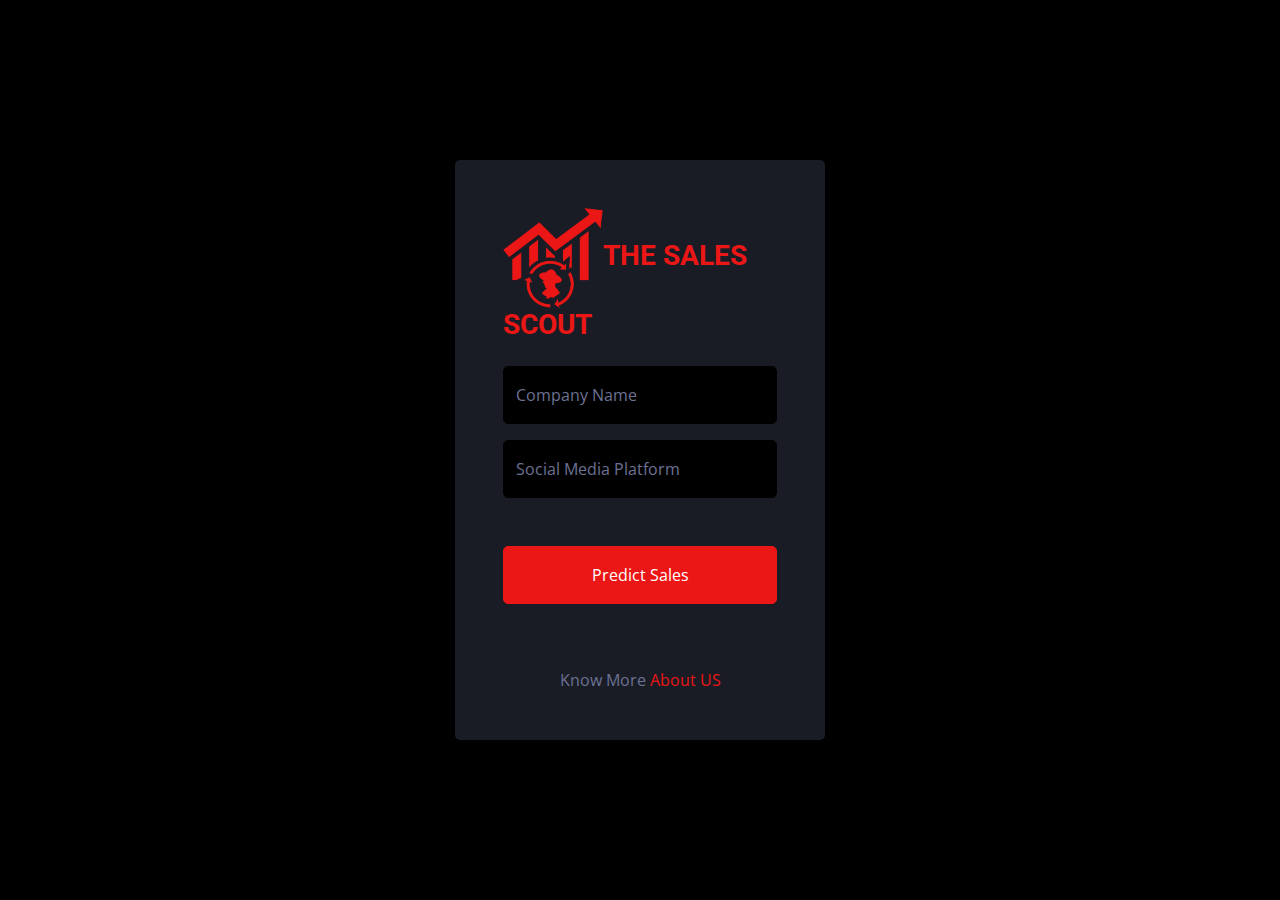
<file: darkpan-1.0.0/signin.html>
<!DOCTYPE html>
<html lang="en">

<head>
    <meta charset="utf-8">
    <title>SALE SCOUT</title>
    <meta content="width=device-width, initial-scale=1.0" name="viewport">
    <meta content="" name="keywords">
    <meta content="" name="description">

    <!-- Favicon -->
    <link href="img/favicon.ico" rel="icon">

    <!-- Google Web Fonts -->
    <link rel="preconnect" href="https://fonts.googleapis.com">
    <link rel="preconnect" href="https://fonts.gstatic.com" crossorigin>
    <link href="https://fonts.googleapis.com/css2?family=Open+Sans:wght@400;600&family=Roboto:wght@500;700&display=swap" rel="stylesheet"> 
    
    <!-- Icon Font Stylesheet -->
    <link href="https://cdnjs.cloudflare.com/ajax/libs/font-awesome/5.10.0/css/all.min.css" rel="stylesheet">
    <link href="https://cdn.jsdelivr.net/npm/bootstrap-icons@1.4.1/font/bootstrap-icons.css" rel="stylesheet">

    <!-- Libraries Stylesheet -->
    <link href="lib/owlcarousel/assets/owl.carousel.min.css" rel="stylesheet">
    <link href="lib/tempusdominus/css/tempusdominus-bootstrap-4.min.css" rel="stylesheet" />

    <!-- Customized Bootstrap Stylesheet -->
    <link href="css/bootstrap.min.css" rel="stylesheet">

    <!-- Template Stylesheet -->
    <link href="css/style.css" rel="stylesheet">
</head>

<body>
    <div class="container-fluid position-relative d-flex p-0">
        <!-- Spinner Start -->
        <div id="spinner" class="show bg-dark position-fixed translate-middle w-100 vh-100 top-50 start-50 d-flex align-items-center justify-content-center">
            <div class="spinner-border text-primary" style="width: 3rem; height: 3rem;" role="status">
                <span class="sr-only">Loading...</span>
            </div>
        </div>
        <!-- Spinner End -->


        <!-- Sign In Start -->
     
        <div class="container-fluid">
            <div class="row h-100 align-items-center justify-content-center" style="min-height: 100vh;">
                <div class="col-12 col-sm-8 col-md-6 col-lg-5 col-xl-4">
                    <div class="bg-secondary rounded p-4 p-sm-5 my-4 mx-3">
                        <div class="d-flex align-items-center justify-content-between mb-3">
                            <a href="index.html" class="">
                                <h3 class="text-primary"><img src="img/logo2.png" width="100px" height="100px">THE SALES SCOUT</h3>
                            </a>
                        </div><form>
                        <div class="form-floating mb-3">
                            <tr>
                            <td><input type="text" class="form-control" id="floatingInput" placeholder="Enter Company Name..." required></td>
                            <td><label for="floatingInput">Company Name</label></td></tr>
                        </div>
                        <div class="form-floating mb-4">
                            <tr>
                            <td><input type="text" class="form-control" id="floatingPassword" placeholder="Enter Platform..." required></td>
                            <td><label for="floatingPassword">Social Media Platform</label></td></tr>
                        </div>
                        <div class="d-flex align-items-center justify-content-between mb-4">
                            

                        </div>
                    
                    <tr><td>
                        <button type="submit" class="btn btn-primary py-3 w-100 mb-4">Predict Sales</button></td>
                    </tr><a href="index.html">
                    <p style="color: #191C24; padding-top:0px; align-content: center; padding-bottom: 0px;">run</p></a>
                        <p class="text-center mb-0">Know More <a href="widget.html">About US</a></p>
                    </div>
                </form>
                </div>
            </div>
        </div>
       
        <!-- Sign In End -->
    </div>

    <!-- JavaScript Libraries -->
    <script src="https://code.jquery.com/jquery-3.4.1.min.js"></script>
    <script src="https://cdn.jsdelivr.net/npm/bootstrap@5.0.0/dist/js/bootstrap.bundle.min.js"></script>
    <script src="lib/chart/chart.min.js"></script>
    <script src="lib/easing/easing.min.js"></script>
    <script src="lib/waypoints/waypoints.min.js"></script>
    <script src="lib/owlcarousel/owl.carousel.min.js"></script>
    <script src="lib/tempusdominus/js/moment.min.js"></script>
    <script src="lib/tempusdominus/js/moment-timezone.min.js"></script>
    <script src="lib/tempusdominus/js/tempusdominus-bootstrap-4.min.js"></script>

    <!-- Template Javascript -->
    <script src="js/main.js"></script>
</body>

</html>
</file>
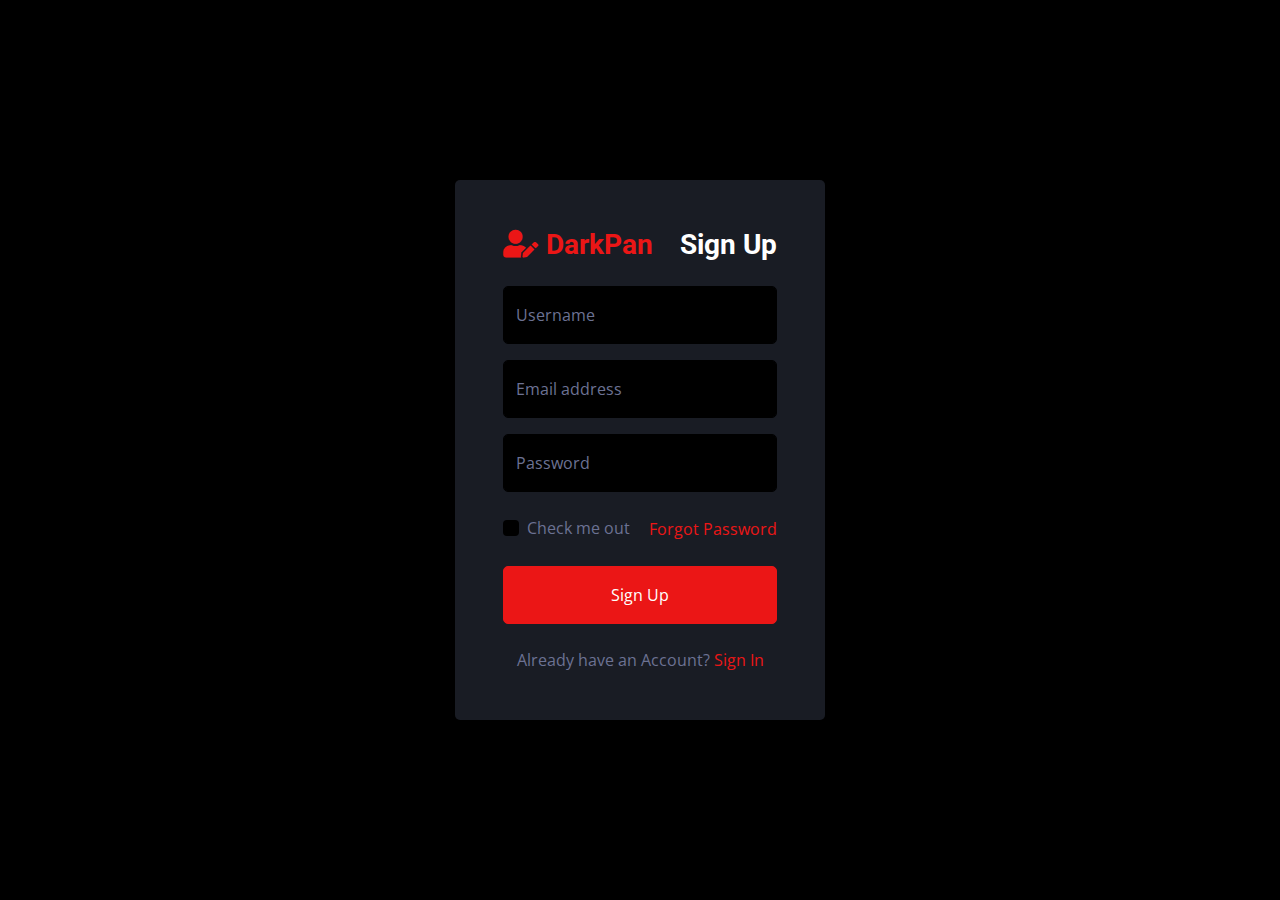
<file: darkpan-1.0.0/signup.html>
<!DOCTYPE html>
<html lang="en">

<head>
    <meta charset="utf-8">
    <title>DarkPan - Bootstrap 5 Admin Template</title>
    <meta content="width=device-width, initial-scale=1.0" name="viewport">
    <meta content="" name="keywords">
    <meta content="" name="description">

    <!-- Favicon -->
    <link href="img/favicon.ico" rel="icon">

    <!-- Google Web Fonts -->
    <link rel="preconnect" href="https://fonts.googleapis.com">
    <link rel="preconnect" href="https://fonts.gstatic.com" crossorigin>
    <link href="https://fonts.googleapis.com/css2?family=Open+Sans:wght@400;600&family=Roboto:wght@500;700&display=swap" rel="stylesheet"> 
    
    <!-- Icon Font Stylesheet -->
    <link href="https://cdnjs.cloudflare.com/ajax/libs/font-awesome/5.10.0/css/all.min.css" rel="stylesheet">
    <link href="https://cdn.jsdelivr.net/npm/bootstrap-icons@1.4.1/font/bootstrap-icons.css" rel="stylesheet">

    <!-- Libraries Stylesheet -->
    <link href="lib/owlcarousel/assets/owl.carousel.min.css" rel="stylesheet">
    <link href="lib/tempusdominus/css/tempusdominus-bootstrap-4.min.css" rel="stylesheet" />

    <!-- Customized Bootstrap Stylesheet -->
    <link href="css/bootstrap.min.css" rel="stylesheet">

    <!-- Template Stylesheet -->
    <link href="css/style.css" rel="stylesheet">
</head>

<body>
    <div class="container-fluid position-relative d-flex p-0">
        <!-- Spinner Start -->
        <div id="spinner" class="show bg-dark position-fixed translate-middle w-100 vh-100 top-50 start-50 d-flex align-items-center justify-content-center">
            <div class="spinner-border text-primary" style="width: 3rem; height: 3rem;" role="status">
                <span class="sr-only">Loading...</span>
            </div>
        </div>
        <!-- Spinner End -->


        <!-- Sign Up Start -->
        <div class="container-fluid">
            <div class="row h-100 align-items-center justify-content-center" style="min-height: 100vh;">
                <div class="col-12 col-sm-8 col-md-6 col-lg-5 col-xl-4">
                    <div class="bg-secondary rounded p-4 p-sm-5 my-4 mx-3">
                        <div class="d-flex align-items-center justify-content-between mb-3">
                            <a href="index.html" class="">
                                <h3 class="text-primary"><i class="fa fa-user-edit me-2"></i>DarkPan</h3>
                            </a>
                            <h3>Sign Up</h3>
                        </div>
                        <div class="form-floating mb-3">
                            <input type="text" class="form-control" id="floatingText" placeholder="jhondoe">
                            <label for="floatingText">Username</label>
                        </div>
                        <div class="form-floating mb-3">
                            <input type="email" class="form-control" id="floatingInput" placeholder="name@example.com">
                            <label for="floatingInput">Email address</label>
                        </div>
                        <div class="form-floating mb-4">
                            <input type="password" class="form-control" id="floatingPassword" placeholder="Password">
                            <label for="floatingPassword">Password</label>
                        </div>
                        <div class="d-flex align-items-center justify-content-between mb-4">
                            <div class="form-check">
                                <input type="checkbox" class="form-check-input" id="exampleCheck1">
                                <label class="form-check-label" for="exampleCheck1">Check me out</label>
                            </div>
                            <a href="">Forgot Password</a>
                        </div>
                        <button type="submit" class="btn btn-primary py-3 w-100 mb-4">Sign Up</button>
                        <p class="text-center mb-0">Already have an Account? <a href="">Sign In</a></p>
                    </div>
                </div>
            </div>
        </div>
        <!-- Sign Up End -->
    </div>

    <!-- JavaScript Libraries -->
    <script src="https://code.jquery.com/jquery-3.4.1.min.js"></script>
    <script src="https://cdn.jsdelivr.net/npm/bootstrap@5.0.0/dist/js/bootstrap.bundle.min.js"></script>
    <script src="lib/chart/chart.min.js"></script>
    <script src="lib/easing/easing.min.js"></script>
    <script src="lib/waypoints/waypoints.min.js"></script>
    <script src="lib/owlcarousel/owl.carousel.min.js"></script>
    <script src="lib/tempusdominus/js/moment.min.js"></script>
    <script src="lib/tempusdominus/js/moment-timezone.min.js"></script>
    <script src="lib/tempusdominus/js/tempusdominus-bootstrap-4.min.js"></script>

    <!-- Template Javascript -->
    <script src="js/main.js"></script>
</body>

</html>
</file>
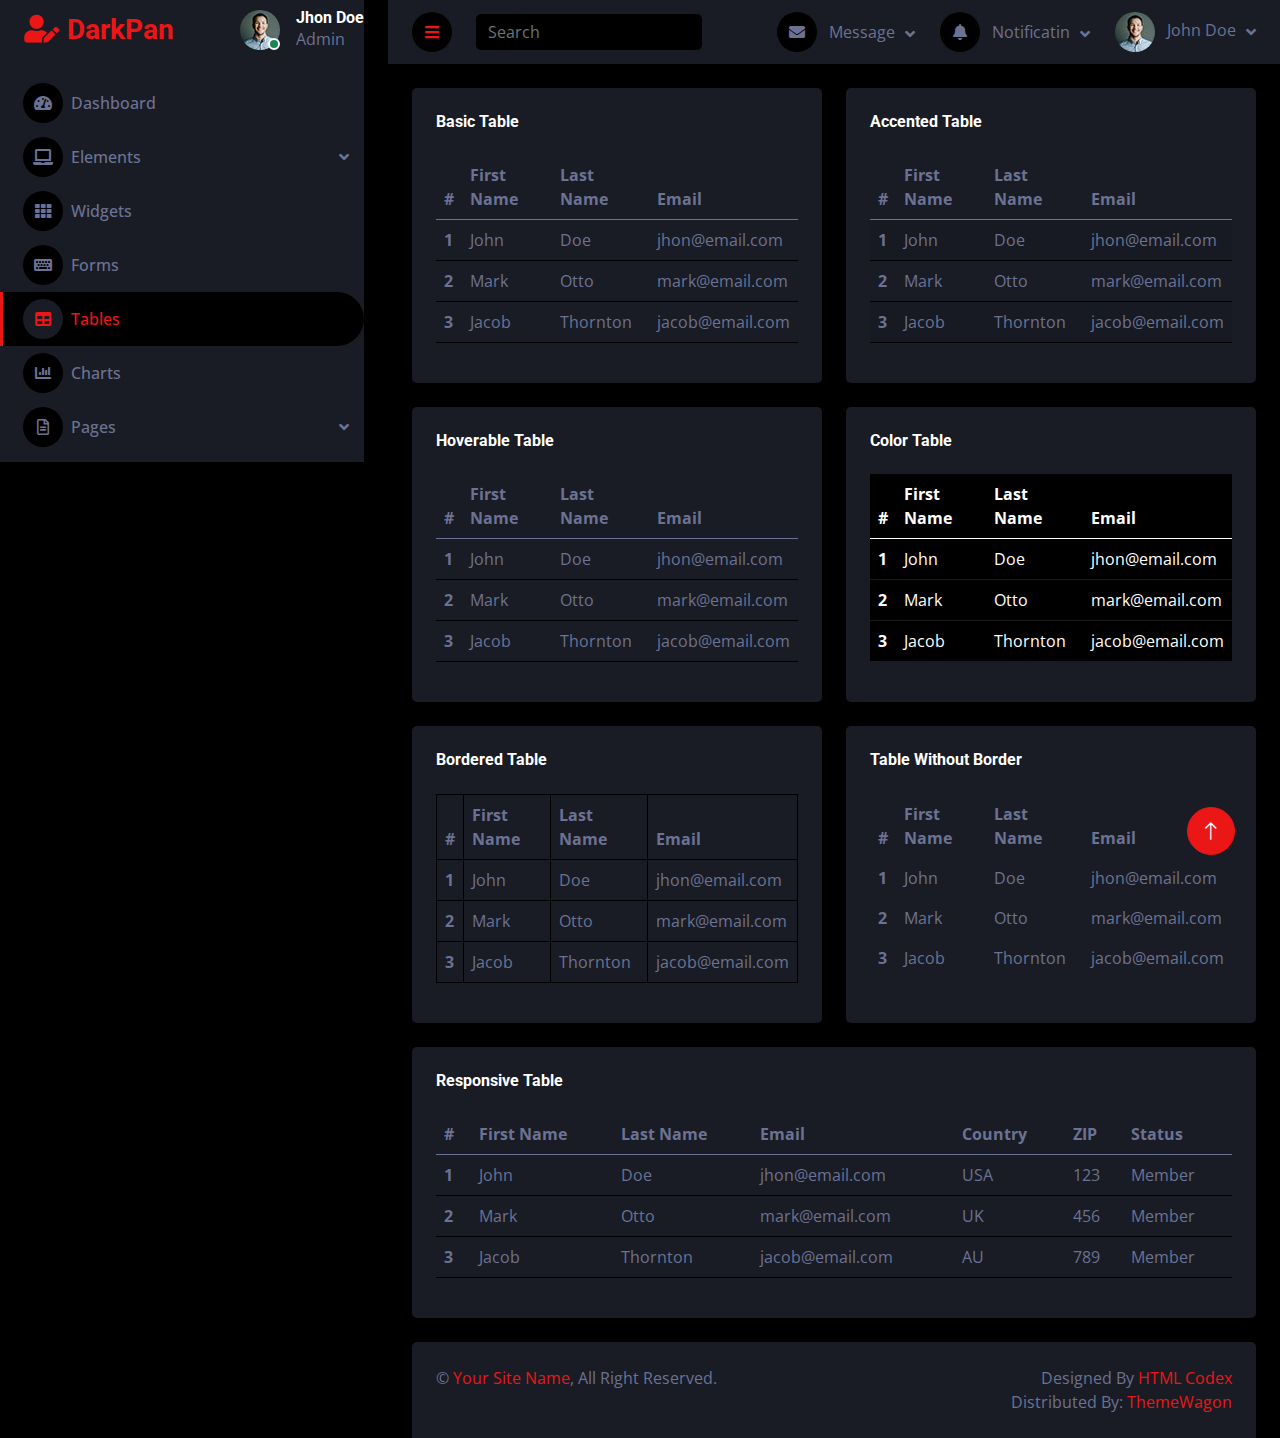
<file: darkpan-1.0.0/table.html>
<!DOCTYPE html>
<html lang="en">

<head>
    <meta charset="utf-8">
    <title>DarkPan - Bootstrap 5 Admin Template</title>
    <meta content="width=device-width, initial-scale=1.0" name="viewport">
    <meta content="" name="keywords">
    <meta content="" name="description">

    <!-- Favicon -->
    <link href="img/favicon.ico" rel="icon">

    <!-- Google Web Fonts -->
    <link rel="preconnect" href="https://fonts.googleapis.com">
    <link rel="preconnect" href="https://fonts.gstatic.com" crossorigin>
    <link href="https://fonts.googleapis.com/css2?family=Open+Sans:wght@400;600&family=Roboto:wght@500;700&display=swap" rel="stylesheet"> 
    
    <!-- Icon Font Stylesheet -->
    <link href="https://cdnjs.cloudflare.com/ajax/libs/font-awesome/5.10.0/css/all.min.css" rel="stylesheet">
    <link href="https://cdn.jsdelivr.net/npm/bootstrap-icons@1.4.1/font/bootstrap-icons.css" rel="stylesheet">

    <!-- Libraries Stylesheet -->
    <link href="lib/owlcarousel/assets/owl.carousel.min.css" rel="stylesheet">
    <link href="lib/tempusdominus/css/tempusdominus-bootstrap-4.min.css" rel="stylesheet" />

    <!-- Customized Bootstrap Stylesheet -->
    <link href="css/bootstrap.min.css" rel="stylesheet">

    <!-- Template Stylesheet -->
    <link href="css/style.css" rel="stylesheet">
</head>

<body>
    <div class="container-fluid position-relative d-flex p-0">
        <!-- Spinner Start -->
        <div id="spinner" class="show bg-dark position-fixed translate-middle w-100 vh-100 top-50 start-50 d-flex align-items-center justify-content-center">
            <div class="spinner-border text-primary" style="width: 3rem; height: 3rem;" role="status">
                <span class="sr-only">Loading...</span>
            </div>
        </div>
        <!-- Spinner End -->


        <!-- Sidebar Start -->
        <div class="sidebar pe-4 pb-3">
            <nav class="navbar bg-secondary navbar-dark">
                <a href="index.html" class="navbar-brand mx-4 mb-3">
                    <h3 class="text-primary"><i class="fa fa-user-edit me-2"></i>DarkPan</h3>
                </a>
                <div class="d-flex align-items-center ms-4 mb-4">
                    <div class="position-relative">
                        <img class="rounded-circle" src="img/user.jpg" alt="" style="width: 40px; height: 40px;">
                        <div class="bg-success rounded-circle border border-2 border-white position-absolute end-0 bottom-0 p-1"></div>
                    </div>
                    <div class="ms-3">
                        <h6 class="mb-0">Jhon Doe</h6>
                        <span>Admin</span>
                    </div>
                </div>
                <div class="navbar-nav w-100">
                    <a href="index.html" class="nav-item nav-link"><i class="fa fa-tachometer-alt me-2"></i>Dashboard</a>
                    <div class="nav-item dropdown">
                        <a href="#" class="nav-link dropdown-toggle" data-bs-toggle="dropdown"><i class="fa fa-laptop me-2"></i>Elements</a>
                        <div class="dropdown-menu bg-transparent border-0">
                            <a href="button.html" class="dropdown-item">Buttons</a>
                            <a href="typography.html" class="dropdown-item">Typography</a>
                            <a href="element.html" class="dropdown-item">Other Elements</a>
                        </div>
                    </div>
                    <a href="widget.html" class="nav-item nav-link"><i class="fa fa-th me-2"></i>Widgets</a>
                    <a href="form.html" class="nav-item nav-link"><i class="fa fa-keyboard me-2"></i>Forms</a>
                    <a href="table.html" class="nav-item nav-link active"><i class="fa fa-table me-2"></i>Tables</a>
                    <a href="chart.html" class="nav-item nav-link"><i class="fa fa-chart-bar me-2"></i>Charts</a>
                    <div class="nav-item dropdown">
                        <a href="#" class="nav-link dropdown-toggle" data-bs-toggle="dropdown"><i class="far fa-file-alt me-2"></i>Pages</a>
                        <div class="dropdown-menu bg-transparent border-0">
                            <a href="signin.html" class="dropdown-item">Sign In</a>
                            <a href="signup.html" class="dropdown-item">Sign Up</a>
                            <a href="404.html" class="dropdown-item">404 Error</a>
                            <a href="blank.html" class="dropdown-item">Blank Page</a>
                        </div>
                    </div>
                </div>
            </nav>
        </div>
        <!-- Sidebar End -->


        <!-- Content Start -->
        <div class="content">
            <!-- Navbar Start -->
            <nav class="navbar navbar-expand bg-secondary navbar-dark sticky-top px-4 py-0">
                <a href="index.html" class="navbar-brand d-flex d-lg-none me-4">
                    <h2 class="text-primary mb-0"><i class="fa fa-user-edit"></i></h2>
                </a>
                <a href="#" class="sidebar-toggler flex-shrink-0">
                    <i class="fa fa-bars"></i>
                </a>
                <form class="d-none d-md-flex ms-4">
                    <input class="form-control bg-dark border-0" type="search" placeholder="Search">
                </form>
                <div class="navbar-nav align-items-center ms-auto">
                    <div class="nav-item dropdown">
                        <a href="#" class="nav-link dropdown-toggle" data-bs-toggle="dropdown">
                            <i class="fa fa-envelope me-lg-2"></i>
                            <span class="d-none d-lg-inline-flex">Message</span>
                        </a>
                        <div class="dropdown-menu dropdown-menu-end bg-secondary border-0 rounded-0 rounded-bottom m-0">
                            <a href="#" class="dropdown-item">
                                <div class="d-flex align-items-center">
                                    <img class="rounded-circle" src="img/user.jpg" alt="" style="width: 40px; height: 40px;">
                                    <div class="ms-2">
                                        <h6 class="fw-normal mb-0">Jhon send you a message</h6>
                                        <small>15 minutes ago</small>
                                    </div>
                                </div>
                            </a>
                            <hr class="dropdown-divider">
                            <a href="#" class="dropdown-item">
                                <div class="d-flex align-items-center">
                                    <img class="rounded-circle" src="img/user.jpg" alt="" style="width: 40px; height: 40px;">
                                    <div class="ms-2">
                                        <h6 class="fw-normal mb-0">Jhon send you a message</h6>
                                        <small>15 minutes ago</small>
                                    </div>
                                </div>
                            </a>
                            <hr class="dropdown-divider">
                            <a href="#" class="dropdown-item">
                                <div class="d-flex align-items-center">
                                    <img class="rounded-circle" src="img/user.jpg" alt="" style="width: 40px; height: 40px;">
                                    <div class="ms-2">
                                        <h6 class="fw-normal mb-0">Jhon send you a message</h6>
                                        <small>15 minutes ago</small>
                                    </div>
                                </div>
                            </a>
                            <hr class="dropdown-divider">
                            <a href="#" class="dropdown-item text-center">See all message</a>
                        </div>
                    </div>
                    <div class="nav-item dropdown">
                        <a href="#" class="nav-link dropdown-toggle" data-bs-toggle="dropdown">
                            <i class="fa fa-bell me-lg-2"></i>
                            <span class="d-none d-lg-inline-flex">Notificatin</span>
                        </a>
                        <div class="dropdown-menu dropdown-menu-end bg-secondary border-0 rounded-0 rounded-bottom m-0">
                            <a href="#" class="dropdown-item">
                                <h6 class="fw-normal mb-0">Profile updated</h6>
                                <small>15 minutes ago</small>
                            </a>
                            <hr class="dropdown-divider">
                            <a href="#" class="dropdown-item">
                                <h6 class="fw-normal mb-0">New user added</h6>
                                <small>15 minutes ago</small>
                            </a>
                            <hr class="dropdown-divider">
                            <a href="#" class="dropdown-item">
                                <h6 class="fw-normal mb-0">Password changed</h6>
                                <small>15 minutes ago</small>
                            </a>
                            <hr class="dropdown-divider">
                            <a href="#" class="dropdown-item text-center">See all notifications</a>
                        </div>
                    </div>
                    <div class="nav-item dropdown">
                        <a href="#" class="nav-link dropdown-toggle" data-bs-toggle="dropdown">
                            <img class="rounded-circle me-lg-2" src="img/user.jpg" alt="" style="width: 40px; height: 40px;">
                            <span class="d-none d-lg-inline-flex">John Doe</span>
                        </a>
                        <div class="dropdown-menu dropdown-menu-end bg-secondary border-0 rounded-0 rounded-bottom m-0">
                            <a href="#" class="dropdown-item">My Profile</a>
                            <a href="#" class="dropdown-item">Settings</a>
                            <a href="#" class="dropdown-item">Log Out</a>
                        </div>
                    </div>
                </div>
            </nav>
            <!-- Navbar End -->


            <!-- Table Start -->
            <div class="container-fluid pt-4 px-4">
                <div class="row g-4">
                    <div class="col-sm-12 col-xl-6">
                        <div class="bg-secondary rounded h-100 p-4">
                            <h6 class="mb-4">Basic Table</h6>
                            <table class="table">
                                <thead>
                                    <tr>
                                        <th scope="col">#</th>
                                        <th scope="col">First Name</th>
                                        <th scope="col">Last Name</th>
                                        <th scope="col">Email</th>
                                    </tr>
                                </thead>
                                <tbody>
                                    <tr>
                                        <th scope="row">1</th>
                                        <td>John</td>
                                        <td>Doe</td>
                                        <td>jhon@email.com</td>
                                    </tr>
                                    <tr>
                                        <th scope="row">2</th>
                                        <td>Mark</td>
                                        <td>Otto</td>
                                        <td>mark@email.com</td>
                                    </tr>
                                    <tr>
                                        <th scope="row">3</th>
                                        <td>Jacob</td>
                                        <td>Thornton</td>
                                        <td>jacob@email.com</td>
                                    </tr>
                                </tbody>
                            </table>
                        </div>
                    </div>
                    <div class="col-sm-12 col-xl-6">
                        <div class="bg-secondary rounded h-100 p-4">
                            <h6 class="mb-4">Accented Table</h6>
                            <table class="table table-striped">
                                <thead>
                                    <tr>
                                        <th scope="col">#</th>
                                        <th scope="col">First Name</th>
                                        <th scope="col">Last Name</th>
                                        <th scope="col">Email</th>
                                    </tr>
                                </thead>
                                <tbody>
                                    <tr>
                                        <th scope="row">1</th>
                                        <td>John</td>
                                        <td>Doe</td>
                                        <td>jhon@email.com</td>
                                    </tr>
                                    <tr>
                                        <th scope="row">2</th>
                                        <td>Mark</td>
                                        <td>Otto</td>
                                        <td>mark@email.com</td>
                                    </tr>
                                    <tr>
                                        <th scope="row">3</th>
                                        <td>Jacob</td>
                                        <td>Thornton</td>
                                        <td>jacob@email.com</td>
                                    </tr>
                                </tbody>
                            </table>
                        </div>
                    </div>
                    <div class="col-sm-12 col-xl-6">
                        <div class="bg-secondary rounded h-100 p-4">
                            <h6 class="mb-4">Hoverable Table</h6>
                            <table class="table table-hover">
                                <thead>
                                    <tr>
                                        <th scope="col">#</th>
                                        <th scope="col">First Name</th>
                                        <th scope="col">Last Name</th>
                                        <th scope="col">Email</th>
                                    </tr>
                                </thead>
                                <tbody>
                                    <tr>
                                        <th scope="row">1</th>
                                        <td>John</td>
                                        <td>Doe</td>
                                        <td>jhon@email.com</td>
                                    </tr>
                                    <tr>
                                        <th scope="row">2</th>
                                        <td>Mark</td>
                                        <td>Otto</td>
                                        <td>mark@email.com</td>
                                    </tr>
                                    <tr>
                                        <th scope="row">3</th>
                                        <td>Jacob</td>
                                        <td>Thornton</td>
                                        <td>jacob@email.com</td>
                                    </tr>
                                </tbody>
                            </table>
                        </div>
                    </div>
                    <div class="col-sm-12 col-xl-6">
                        <div class="bg-secondary rounded h-100 p-4">
                            <h6 class="mb-4">Color Table</h6>
                            <table class="table table-dark">
                                <thead>
                                    <tr>
                                        <th scope="col">#</th>
                                        <th scope="col">First Name</th>
                                        <th scope="col">Last Name</th>
                                        <th scope="col">Email</th>
                                    </tr>
                                </thead>
                                <tbody>
                                    <tr>
                                        <th scope="row">1</th>
                                        <td>John</td>
                                        <td>Doe</td>
                                        <td>jhon@email.com</td>
                                    </tr>
                                    <tr>
                                        <th scope="row">2</th>
                                        <td>Mark</td>
                                        <td>Otto</td>
                                        <td>mark@email.com</td>
                                    </tr>
                                    <tr>
                                        <th scope="row">3</th>
                                        <td>Jacob</td>
                                        <td>Thornton</td>
                                        <td>jacob@email.com</td>
                                    </tr>
                                </tbody>
                            </table>
                        </div>
                    </div>
                    <div class="col-sm-12 col-xl-6">
                        <div class="bg-secondary rounded h-100 p-4">
                            <h6 class="mb-4">Bordered Table</h6>
                            <table class="table table-bordered">
                                <thead>
                                    <tr>
                                        <th scope="col">#</th>
                                        <th scope="col">First Name</th>
                                        <th scope="col">Last Name</th>
                                        <th scope="col">Email</th>
                                    </tr>
                                </thead>
                                <tbody>
                                    <tr>
                                        <th scope="row">1</th>
                                        <td>John</td>
                                        <td>Doe</td>
                                        <td>jhon@email.com</td>
                                    </tr>
                                    <tr>
                                        <th scope="row">2</th>
                                        <td>Mark</td>
                                        <td>Otto</td>
                                        <td>mark@email.com</td>
                                    </tr>
                                    <tr>
                                        <th scope="row">3</th>
                                        <td>Jacob</td>
                                        <td>Thornton</td>
                                        <td>jacob@email.com</td>
                                    </tr>
                                </tbody>
                            </table>
                        </div>
                    </div>
                    <div class="col-sm-12 col-xl-6">
                        <div class="bg-secondary rounded h-100 p-4">
                            <h6 class="mb-4">Table Without Border</h6>
                            <table class="table table-borderless">
                                <thead>
                                    <tr>
                                        <th scope="col">#</th>
                                        <th scope="col">First Name</th>
                                        <th scope="col">Last Name</th>
                                        <th scope="col">Email</th>
                                    </tr>
                                </thead>
                                <tbody>
                                    <tr>
                                        <th scope="row">1</th>
                                        <td>John</td>
                                        <td>Doe</td>
                                        <td>jhon@email.com</td>
                                    </tr>
                                    <tr>
                                        <th scope="row">2</th>
                                        <td>Mark</td>
                                        <td>Otto</td>
                                        <td>mark@email.com</td>
                                    </tr>
                                    <tr>
                                        <th scope="row">3</th>
                                        <td>Jacob</td>
                                        <td>Thornton</td>
                                        <td>jacob@email.com</td>
                                    </tr>
                                </tbody>
                            </table>
                        </div>
                    </div>
                    <div class="col-12">
                        <div class="bg-secondary rounded h-100 p-4">
                            <h6 class="mb-4">Responsive Table</h6>
                            <div class="table-responsive">
                                <table class="table">
                                    <thead>
                                        <tr>
                                            <th scope="col">#</th>
                                            <th scope="col">First Name</th>
                                            <th scope="col">Last Name</th>
                                            <th scope="col">Email</th>
                                            <th scope="col">Country</th>
                                            <th scope="col">ZIP</th>
                                            <th scope="col">Status</th>
                                        </tr>
                                    </thead>
                                    <tbody>
                                        <tr>
                                            <th scope="row">1</th>
                                            <td>John</td>
                                            <td>Doe</td>
                                            <td>jhon@email.com</td>
                                            <td>USA</td>
                                            <td>123</td>
                                            <td>Member</td>
                                        </tr>
                                        <tr>
                                            <th scope="row">2</th>
                                            <td>Mark</td>
                                            <td>Otto</td>
                                            <td>mark@email.com</td>
                                            <td>UK</td>
                                            <td>456</td>
                                            <td>Member</td>
                                        </tr>
                                        <tr>
                                            <th scope="row">3</th>
                                            <td>Jacob</td>
                                            <td>Thornton</td>
                                            <td>jacob@email.com</td>
                                            <td>AU</td>
                                            <td>789</td>
                                            <td>Member</td>
                                        </tr>
                                    </tbody>
                                </table>
                            </div>
                        </div>
                    </div>
                </div>
            </div>
            <!-- Table End -->


            <!-- Footer Start -->
            <div class="container-fluid pt-4 px-4">
                <div class="bg-secondary rounded-top p-4">
                    <div class="row">
                        <div class="col-12 col-sm-6 text-center text-sm-start">
                            &copy; <a href="#">Your Site Name</a>, All Right Reserved. 
                        </div>
                        <div class="col-12 col-sm-6 text-center text-sm-end">
                            <!--/*** This template is free as long as you keep the footer author’s credit link/attribution link/backlink. If you'd like to use the template without the footer author’s credit link/attribution link/backlink, you can purchase the Credit Removal License from "https://htmlcodex.com/credit-removal". Thank you for your support. ***/-->
                            Designed By <a href="https://htmlcodex.com">HTML Codex</a>
                            <br>Distributed By: <a href="https://themewagon.com" target="_blank">ThemeWagon</a>
                        </div>
                    </div>
                </div>
            </div>
            <!-- Footer End -->
        </div>
        <!-- Content End -->


        <!-- Back to Top -->
        <a href="#" class="btn btn-lg btn-primary btn-lg-square back-to-top"><i class="bi bi-arrow-up"></i></a>
    </div>

    <!-- JavaScript Libraries -->
    <script src="https://code.jquery.com/jquery-3.4.1.min.js"></script>
    <script src="https://cdn.jsdelivr.net/npm/bootstrap@5.0.0/dist/js/bootstrap.bundle.min.js"></script>
    <script src="lib/chart/chart.min.js"></script>
    <script src="lib/easing/easing.min.js"></script>
    <script src="lib/waypoints/waypoints.min.js"></script>
    <script src="lib/owlcarousel/owl.carousel.min.js"></script>
    <script src="lib/tempusdominus/js/moment.min.js"></script>
    <script src="lib/tempusdominus/js/moment-timezone.min.js"></script>
    <script src="lib/tempusdominus/js/tempusdominus-bootstrap-4.min.js"></script>

    <!-- Template Javascript -->
    <script src="js/main.js"></script>
</body>

</html>
</file>
<file: css/style.css>
/********** Template CSS **********/
:root {
    --primary: #EB1616;
    --secondary: #191C24;
    --light: #6C7293;
    --dark: #000000;
}

.back-to-top {
    position: fixed;
    display: none;
    right: 45px;
    bottom: 45px;
    z-index: 99;
}


/*** Spinner ***/
#spinner {
    opacity: 0;
    visibility: hidden;
    transition: opacity .5s ease-out, visibility 0s linear .5s;
    z-index: 99999;
}

#spinner.show {
    transition: opacity .5s ease-out, visibility 0s linear 0s;
    visibility: visible;
    opacity: 1;
}


/*** Button ***/
.btn {
    transition: .5s;
}

.btn-square {
    width: 38px;
    height: 38px;
}

.btn-sm-square {
    width: 32px;
    height: 32px;
}

.btn-lg-square {
    width: 48px;
    height: 48px;
}

.btn-square,
.btn-sm-square,
.btn-lg-square {
    padding: 0;
    display: inline-flex;
    align-items: center;
    justify-content: center;
    font-weight: normal;
    border-radius: 50px;
}


/*** Layout ***/
/***.sidebar {
    position: fixed;
    top: 0;
    left: 0;
    bottom: 0;
    width: 250px;
    height: 100vh;
    overflow-y: auto;
    background: var(--secondary);
    transition: 0.5s;
    z-index: 999;
}***/

.content {
    margin-left: 250px;
    min-height: 100vh;
    background: var(--dark);
    transition: 0.5s;
    width: 100%;
        margin-left: 0;
}
/***
    .sidebar {
        margin-left: 0;
    }

    .sidebar.open {
        margin-left: -250px;
    }

    .content {
        width: calc(100% - 250px);
    }

    .content.open {
        width: 100%;
        margin-left: 0;
    }
}

@media (max-width: 991.98px) {
    .sidebar {
        margin-left: -250px;
    }

    .sidebar.open {
        margin-left: 0;
    }

    .content {
        width: 100%;
        margin-left: 0;
    }
}***/


/*** Navbar ***/
.sidebar .navbar .navbar-nav .nav-link {
    padding: 7px 20px;
    color: var(--light);
    font-weight: 500;
    border-left: 3px solid var(--secondary);
    border-radius: 0 30px 30px 0;
    outline: none;
}

.sidebar .navbar .navbar-nav .nav-link:hover,
.sidebar .navbar .navbar-nav .nav-link.active {
    color: var(--primary);
    background: var(--dark);
    border-color: var(--primary);
}

.sidebar .navbar .navbar-nav .nav-link i {
    width: 40px;
    height: 40px;
    display: inline-flex;
    align-items: center;
    justify-content: center;
    background: var(--dark);
    border-radius: 40px;
}

.sidebar .navbar .navbar-nav .nav-link:hover i,
.sidebar .navbar .navbar-nav .nav-link.active i {
    background: var(--secondary);
}

.sidebar .navbar .dropdown-toggle::after {
    position: absolute;
    top: 15px;
    right: 15px;
    border: none;
    content: "\f107";
    font-family: "Font Awesome 5 Free";
    font-weight: 900;
    transition: .5s;
}

.sidebar .navbar .dropdown-toggle[aria-expanded=true]::after {
    transform: rotate(-180deg);
}

.sidebar .navbar .dropdown-item {
    padding-left: 25px;
    border-radius: 0 30px 30px 0;
    color: var(--light);
}

.sidebar .navbar .dropdown-item:hover,
.sidebar .navbar .dropdown-item.active {
    background: var(--dark);
}

.content .navbar .navbar-nav .nav-link {
    margin-left: 25px;
    padding: 12px 0;
    color: var(--light);
    outline: none;
}

.content .navbar .navbar-nav .nav-link:hover,
.content .navbar .navbar-nav .nav-link.active {
    color: var(--primary);
}

.content .navbar .sidebar-toggler,
.content .navbar .navbar-nav .nav-link i {
    width: 40px;
    height: 40px;
    display: inline-flex;
    align-items: center;
    justify-content: center;
    background: var(--dark);
    border-radius: 40px;
}

.content .navbar .dropdown-item {
    color: var(--light);
}

.content .navbar .dropdown-item:hover,
.content .navbar .dropdown-item.active {
    background: var(--dark);
}

.content .navbar .dropdown-toggle::after {
    margin-left: 6px;
    vertical-align: middle;
    border: none;
    content: "\f107";
    font-family: "Font Awesome 5 Free";
    font-weight: 900;
    transition: .5s;
}

.content .navbar .dropdown-toggle[aria-expanded=true]::after {
    transform: rotate(-180deg);
}

@media (max-width: 575.98px) {
    .content .navbar .navbar-nav .nav-link {
        margin-left: 15px;
    }
}


/*** Date Picker ***/
.bootstrap-datetimepicker-widget.bottom {
    top: auto !important;
}

.bootstrap-datetimepicker-widget .table * {
    border-bottom-width: 0px;
}

.bootstrap-datetimepicker-widget .table th {
    font-weight: 500;
}

.bootstrap-datetimepicker-widget.dropdown-menu {
    padding: 10px;
    border-radius: 2px;
}

.bootstrap-datetimepicker-widget table td.active,
.bootstrap-datetimepicker-widget table td.active:hover {
    background: var(--primary);
}

.bootstrap-datetimepicker-widget table td.today::before {
    border-bottom-color: var(--primary);
}


/*** Testimonial ***/
.progress .progress-bar {
    width: 0px;
    transition: 2s;
}


/*** Testimonial ***/
.testimonial-carousel .owl-dots {
    margin-top: 24px;
    display: flex;
    align-items: flex-end;
    justify-content: center;
}

.testimonial-carousel .owl-dot {
    position: relative;
    display: inline-block;
    margin: 0 5px;
    width: 15px;
    height: 15px;
    border: 5px solid var(--primary);
    border-radius: 15px;
    transition: .5s;
}

.testimonial-carousel .owl-dot.active {
    background: var(--dark);
    border-color: var(--primary);
}
</file>
<file: darkpan-1.0.0/css/style.css>
/********** Template CSS **********/
:root {
    --primary: #EB1616;
    --secondary: #191C24;
    --light: #6C7293;
    --dark: #000000;
}

.back-to-top {
    position: fixed;
    display: none;
    right: 45px;
    bottom: 45px;
    z-index: 99;
}


/*** Spinner ***/
#spinner {
    opacity: 0;
    visibility: hidden;
    transition: opacity .5s ease-out, visibility 0s linear .5s;
    z-index: 99999;
}

#spinner.show {
    transition: opacity .5s ease-out, visibility 0s linear 0s;
    visibility: visible;
    opacity: 1;
}


/*** Button ***/
.btn {
    transition: .5s;
}

.btn-square {
    width: 38px;
    height: 38px;
}

.btn-sm-square {
    width: 32px;
    height: 32px;
}

.btn-lg-square {
    width: 48px;
    height: 48px;
}

.btn-square,
.btn-sm-square,
.btn-lg-square {
    padding: 0;
    display: inline-flex;
    align-items: center;
    justify-content: center;
    font-weight: normal;
    border-radius: 50px;
}


/*** Layout ***/
/***.sidebar {
    position: fixed;
    top: 0;
    left: 0;
    bottom: 0;
    width: 250px;
    height: 100vh;
    overflow-y: auto;
    background: var(--secondary);
    transition: 0.5s;
    z-index: 999;
}***/

.content {
    margin-left: 250px;
    min-height: 100vh;
    background: var(--dark);
    transition: 0.5s;
    width: 100%;
        margin-left: 0;
}
/***
    .sidebar {
        margin-left: 0;
    }

    .sidebar.open {
        margin-left: -250px;
    }

    .content {
        width: calc(100% - 250px);
    }

    .content.open {
        width: 100%;
        margin-left: 0;
    }
}

@media (max-width: 991.98px) {
    .sidebar {
        margin-left: -250px;
    }

    .sidebar.open {
        margin-left: 0;
    }

    .content {
        width: 100%;
        margin-left: 0;
    }
}***/


/*** Navbar ***/
.sidebar .navbar .navbar-nav .nav-link {
    padding: 7px 20px;
    color: var(--light);
    font-weight: 500;
    border-left: 3px solid var(--secondary);
    border-radius: 0 30px 30px 0;
    outline: none;
}

.sidebar .navbar .navbar-nav .nav-link:hover,
.sidebar .navbar .navbar-nav .nav-link.active {
    color: var(--primary);
    background: var(--dark);
    border-color: var(--primary);
}

.sidebar .navbar .navbar-nav .nav-link i {
    width: 40px;
    height: 40px;
    display: inline-flex;
    align-items: center;
    justify-content: center;
    background: var(--dark);
    border-radius: 40px;
}

.sidebar .navbar .navbar-nav .nav-link:hover i,
.sidebar .navbar .navbar-nav .nav-link.active i {
    background: var(--secondary);
}

.sidebar .navbar .dropdown-toggle::after {
    position: absolute;
    top: 15px;
    right: 15px;
    border: none;
    content: "\f107";
    font-family: "Font Awesome 5 Free";
    font-weight: 900;
    transition: .5s;
}

.sidebar .navbar .dropdown-toggle[aria-expanded=true]::after {
    transform: rotate(-180deg);
}

.sidebar .navbar .dropdown-item {
    padding-left: 25px;
    border-radius: 0 30px 30px 0;
    color: var(--light);
}

.sidebar .navbar .dropdown-item:hover,
.sidebar .navbar .dropdown-item.active {
    background: var(--dark);
}

.content .navbar .navbar-nav .nav-link {
    margin-left: 25px;
    padding: 12px 0;
    color: var(--light);
    outline: none;
}

.content .navbar .navbar-nav .nav-link:hover,
.content .navbar .navbar-nav .nav-link.active {
    color: var(--primary);
}

.content .navbar .sidebar-toggler,
.content .navbar .navbar-nav .nav-link i {
    width: 40px;
    height: 40px;
    display: inline-flex;
    align-items: center;
    justify-content: center;
    background: var(--dark);
    border-radius: 40px;
}

.content .navbar .dropdown-item {
    color: var(--light);
}

.content .navbar .dropdown-item:hover,
.content .navbar .dropdown-item.active {
    background: var(--dark);
}

.content .navbar .dropdown-toggle::after {
    margin-left: 6px;
    vertical-align: middle;
    border: none;
    content: "\f107";
    font-family: "Font Awesome 5 Free";
    font-weight: 900;
    transition: .5s;
}

.content .navbar .dropdown-toggle[aria-expanded=true]::after {
    transform: rotate(-180deg);
}

@media (max-width: 575.98px) {
    .content .navbar .navbar-nav .nav-link {
        margin-left: 15px;
    }
}


/*** Date Picker ***/
.bootstrap-datetimepicker-widget.bottom {
    top: auto !important;
}

.bootstrap-datetimepicker-widget .table * {
    border-bottom-width: 0px;
}

.bootstrap-datetimepicker-widget .table th {
    font-weight: 500;
}

.bootstrap-datetimepicker-widget.dropdown-menu {
    padding: 10px;
    border-radius: 2px;
}

.bootstrap-datetimepicker-widget table td.active,
.bootstrap-datetimepicker-widget table td.active:hover {
    background: var(--primary);
}

.bootstrap-datetimepicker-widget table td.today::before {
    border-bottom-color: var(--primary);
}


/*** Testimonial ***/
.progress .progress-bar {
    width: 0px;
    transition: 2s;
}


/*** Testimonial ***/
.testimonial-carousel .owl-dots {
    margin-top: 24px;
    display: flex;
    align-items: flex-end;
    justify-content: center;
}

.testimonial-carousel .owl-dot {
    position: relative;
    display: inline-block;
    margin: 0 5px;
    width: 15px;
    height: 15px;
    border: 5px solid var(--primary);
    border-radius: 15px;
    transition: .5s;
}

.testimonial-carousel .owl-dot.active {
    background: var(--dark);
    border-color: var(--primary);
}
</file>
<file: SALESCOUT=WEBAPP/css/style.css>
/********** Template CSS **********/
:root {
    --primary: #EB1616;
    --secondary: #191C24;
    --light: #6C7293;
    --dark: #000000;
}

.back-to-top {
    position: fixed;
    display: none;
    right: 45px;
    bottom: 45px;
    z-index: 99;
}


/*** Spinner ***/
#spinner {
    opacity: 0;
    visibility: hidden;
    transition: opacity .5s ease-out, visibility 0s linear .5s;
    z-index: 99999;
}

#spinner.show {
    transition: opacity .5s ease-out, visibility 0s linear 0s;
    visibility: visible;
    opacity: 1;
}


/*** Button ***/
.btn {
    transition: .5s;
}

.btn-square {
    width: 38px;
    height: 38px;
}

.btn-sm-square {
    width: 32px;
    height: 32px;
}

.btn-lg-square {
    width: 48px;
    height: 48px;
}

.btn-square,
.btn-sm-square,
.btn-lg-square {
    padding: 0;
    display: inline-flex;
    align-items: center;
    justify-content: center;
    font-weight: normal;
    border-radius: 50px;
}


/*** Layout ***/
/***.sidebar {
    position: fixed;
    top: 0;
    left: 0;
    bottom: 0;
    width: 250px;
    height: 100vh;
    overflow-y: auto;
    background: var(--secondary);
    transition: 0.5s;
    z-index: 999;
}***/

.content {
    margin-left: 250px;
    min-height: 100vh;
    background: var(--dark);
    transition: 0.5s;
    width: 100%;
        margin-left: 0;
}
/***
    .sidebar {
        margin-left: 0;
    }

    .sidebar.open {
        margin-left: -250px;
    }

    .content {
        width: calc(100% - 250px);
    }

    .content.open {
        width: 100%;
        margin-left: 0;
    }
}

@media (max-width: 991.98px) {
    .sidebar {
        margin-left: -250px;
    }

    .sidebar.open {
        margin-left: 0;
    }

    .content {
        width: 100%;
        margin-left: 0;
    }
}***/


/*** Navbar ***/
.sidebar .navbar .navbar-nav .nav-link {
    padding: 7px 20px;
    color: var(--light);
    font-weight: 500;
    border-left: 3px solid var(--secondary);
    border-radius: 0 30px 30px 0;
    outline: none;
}

.sidebar .navbar .navbar-nav .nav-link:hover,
.sidebar .navbar .navbar-nav .nav-link.active {
    color: var(--primary);
    background: var(--dark);
    border-color: var(--primary);
}

.sidebar .navbar .navbar-nav .nav-link i {
    width: 40px;
    height: 40px;
    display: inline-flex;
    align-items: center;
    justify-content: center;
    background: var(--dark);
    border-radius: 40px;
}

.sidebar .navbar .navbar-nav .nav-link:hover i,
.sidebar .navbar .navbar-nav .nav-link.active i {
    background: var(--secondary);
}

.sidebar .navbar .dropdown-toggle::after {
    position: absolute;
    top: 15px;
    right: 15px;
    border: none;
    content: "\f107";
    font-family: "Font Awesome 5 Free";
    font-weight: 900;
    transition: .5s;
}

.sidebar .navbar .dropdown-toggle[aria-expanded=true]::after {
    transform: rotate(-180deg);
}

.sidebar .navbar .dropdown-item {
    padding-left: 25px;
    border-radius: 0 30px 30px 0;
    color: var(--light);
}

.sidebar .navbar .dropdown-item:hover,
.sidebar .navbar .dropdown-item.active {
    background: var(--dark);
}

.content .navbar .navbar-nav .nav-link {
    margin-left: 25px;
    padding: 12px 0;
    color: var(--light);
    outline: none;
}

.content .navbar .navbar-nav .nav-link:hover,
.content .navbar .navbar-nav .nav-link.active {
    color: var(--primary);
}

.content .navbar .sidebar-toggler,
.content .navbar .navbar-nav .nav-link i {
    width: 40px;
    height: 40px;
    display: inline-flex;
    align-items: center;
    justify-content: center;
    background: var(--dark);
    border-radius: 40px;
}

.content .navbar .dropdown-item {
    color: var(--light);
}

.content .navbar .dropdown-item:hover,
.content .navbar .dropdown-item.active {
    background: var(--dark);
}

.content .navbar .dropdown-toggle::after {
    margin-left: 6px;
    vertical-align: middle;
    border: none;
    content: "\f107";
    font-family: "Font Awesome 5 Free";
    font-weight: 900;
    transition: .5s;
}

.content .navbar .dropdown-toggle[aria-expanded=true]::after {
    transform: rotate(-180deg);
}

@media (max-width: 575.98px) {
    .content .navbar .navbar-nav .nav-link {
        margin-left: 15px;
    }
}


/*** Date Picker ***/
.bootstrap-datetimepicker-widget.bottom {
    top: auto !important;
}

.bootstrap-datetimepicker-widget .table * {
    border-bottom-width: 0px;
}

.bootstrap-datetimepicker-widget .table th {
    font-weight: 500;
}

.bootstrap-datetimepicker-widget.dropdown-menu {
    padding: 10px;
    border-radius: 2px;
}

.bootstrap-datetimepicker-widget table td.active,
.bootstrap-datetimepicker-widget table td.active:hover {
    background: var(--primary);
}

.bootstrap-datetimepicker-widget table td.today::before {
    border-bottom-color: var(--primary);
}


/*** Testimonial ***/
.progress .progress-bar {
    width: 0px;
    transition: 2s;
}


/*** Testimonial ***/
.testimonial-carousel .owl-dots {
    margin-top: 24px;
    display: flex;
    align-items: flex-end;
    justify-content: center;
}

.testimonial-carousel .owl-dot {
    position: relative;
    display: inline-block;
    margin: 0 5px;
    width: 15px;
    height: 15px;
    border: 5px solid var(--primary);
    border-radius: 15px;
    transition: .5s;
}

.testimonial-carousel .owl-dot.active {
    background: var(--dark);
    border-color: var(--primary);
}
</file>
